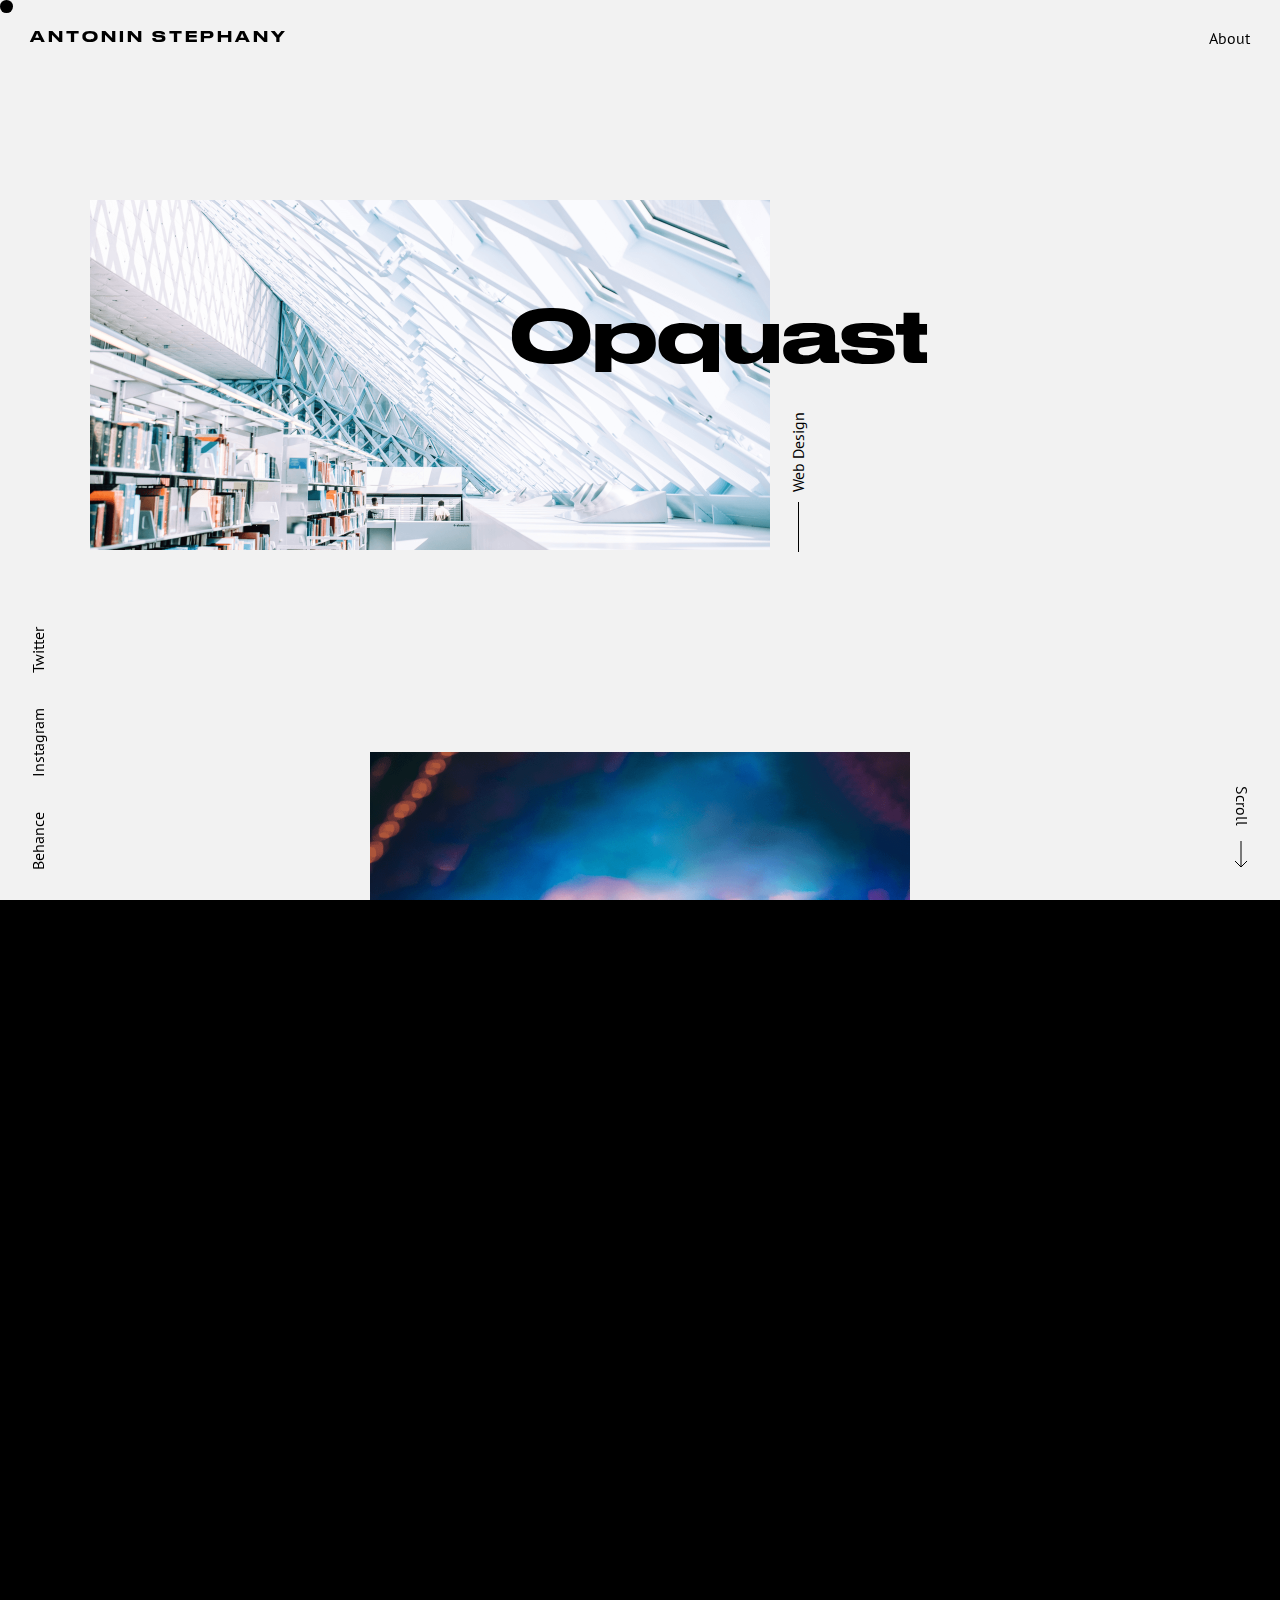
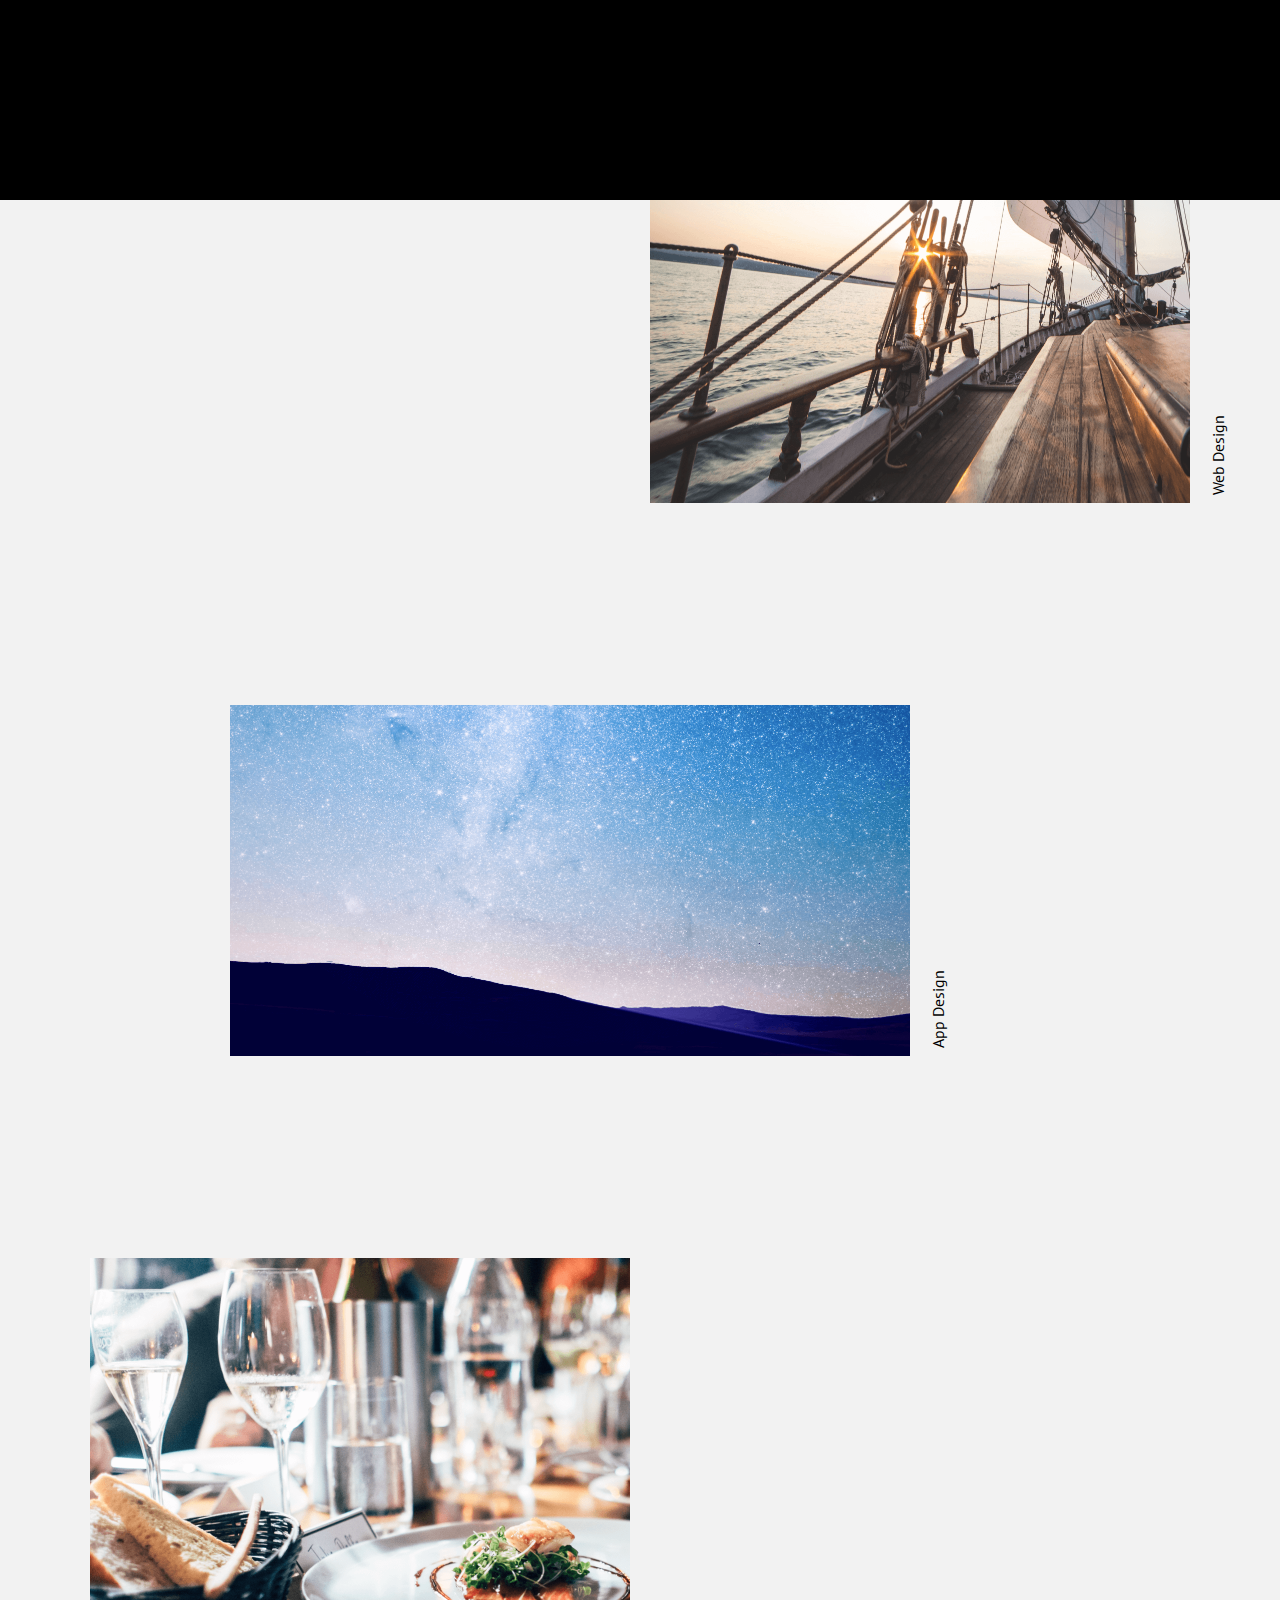
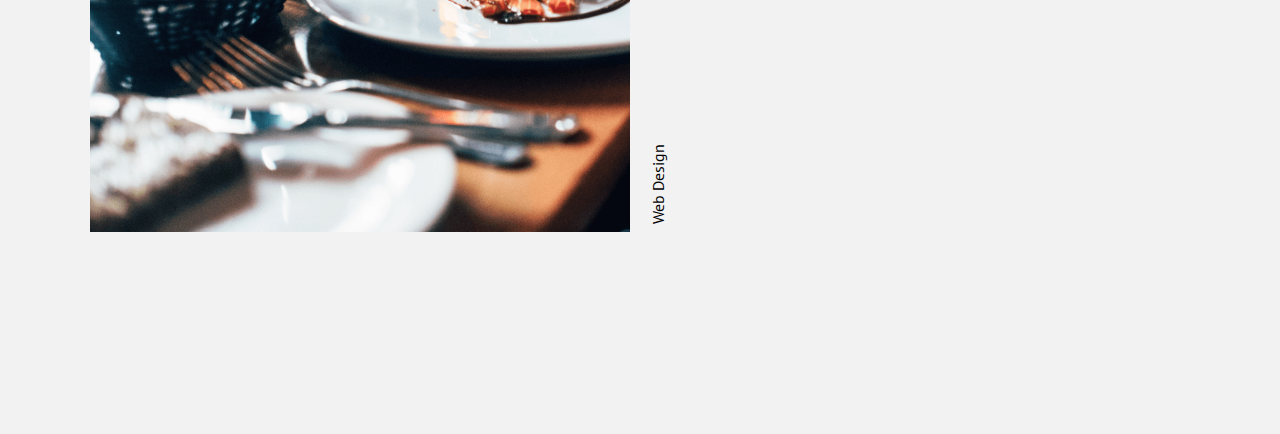
<file: index.html>
<!DOCTYPE html>
    <head>
        <meta charset="utf-8">
        <meta http-equiv="X-UA-Compatible" content="IE=edge,chrome=1">
        <title>Antonin Stephany - Graphiste Webdesigner</title>
        <meta name="description" content="">
        <meta name="viewport" content="width=device-width, initial-scale=1">
        <link href="https://fonts.googleapis.com/css?family=PT+Sans:400,700" rel="stylesheet">
        <link rel="stylesheet" href="css/reset.css">
        <link rel="stylesheet" href="css/main.css">
    </head>
    <body>
      <section class="animation-onload is-active">  
      </section>
      <section class="menu">
        <h1>Antonin Stephany</h1>
        <a href="about.html">About</a>
        <ul class="list-social">
          <li><a href="https://www.behance.net/AntoninS" target="_blank">Behance</a></li>
          <li><a href="https://www.instagram.com/atn_sty/" target="_blank">Instagram</a></li>
          <li><a href="https://twitter.com/AmaKharzam" target="_blank">Twitter</a></li>
        </ul>
        <div class="scroll"><span>Scroll</span><img src="img/icons/arrow.svg"></div>
      </section>
      <main>
          <div class="container-anim-loop first-container-loop">
            <div class="text-outline-container">
              <p class="text-outline">Opquast&nbsp;</p><p class="text-outline">Opquast&nbsp;</p><p class="text-outline">Opquast&nbsp;</p><p class="text-outline">Opquast&nbsp;</p><p class="text-outline">Opquast&nbsp;</p><p class="text-outline">Opquast&nbsp;</p><p class="text-outline">Opquast&nbsp;</p><p class="text-outline">Opquast&nbsp;</p><p class="text-outline">Opquast&nbsp;</p><p class="text-outline">Opquast&nbsp;</p><p class="text-outline">Opquast&nbsp;</p><p class="text-outline">Opquast&nbsp;</p><p class="text-outline">Opquast&nbsp;</p><p class="text-outline">Opquast&nbsp;</p>
            </div> 
          </div>
          <a class="h2-lien1" href="project1.html">
            <div class="container"><h2>Opquast</h2></div>
          </a>
          <div class="type-p p1">
            <div class="line"></div>
            <span>Web Design</span>
          </div>
          <a class="img-lien1 img-home" href="project1.html">
            <img src="img/projects/1.png">
          </a>
          <div class="container-anim-loop second-container-loop">
            <div class="text-outline-container">
              <p class="text-outline">Radiolitics&nbsp;</p><p class="text-outline">Radiolitics&nbsp;</p><p class="text-outline">Radiolitics&nbsp;</p><p class="text-outline">Radiolitics&nbsp;</p><p class="text-outline">Radiolitics&nbsp;</p><p class="text-outline">Radiolitics&nbsp;</p><p class="text-outline">Radiolitics&nbsp;</p><p class="text-outline">Radiolitics&nbsp;</p><p class="text-outline">Radiolitics&nbsp;</p><p class="text-outline">Radiolitics&nbsp;</p><p class="text-outline">Radiolitics&nbsp;</p>
            </div> 
          </div>
          <a class="h2-lien2" href="project2.html">
            <div class="container"><h2>Radiolitics</h2></div>
          </a>
          <div class="type-p p2">
            <div class="line"></div>
            <span>App Design</span>
          </div>
          <a class="img-lien2 img-home" href="project2.html">
            <img src="img/projects/2.png">
          </a>
          <div class="container-anim-loop third-container-loop">
            <div class="text-outline-container">
              <p class="text-outline">Lagoon&nbsp;Inside&nbsp;</p><p class="text-outline">Lagoon&nbsp;Inside&nbsp;</p><p class="text-outline">Lagoon&nbsp;Inside&nbsp;</p><p class="text-outline">Lagoon&nbsp;Inside&nbsp;</p><p class="text-outline">Lagoon&nbsp;Inside&nbsp;</p><p class="text-outline">Lagoon&nbsp;Inside&nbsp;</p><p class="text-outline">Lagoon&nbsp;Inside&nbsp;</p><p class="text-outline">Lagoon&nbsp;Inside&nbsp;</p><p class="text-outline">Lagoon&nbsp;Inside&nbsp;</p>
            </div> 
          </div>
          <a class="h2-lien3" href="project3.html">
            <div class="container"><h2>Lagoon Inside</h2></div>
          </a>
          <div class="type-p p3">
            <div class="line"></div>
            <span>Web Design</span>
          </div>
          <a class="img-lien3 img-home" href="project3.html">
            <img src="img/projects/3.png">
          </a>
          <div class="container-anim-loop fourth-container-loop">
            <div class="text-outline-container">
              <p class="text-outline">Plome&nbsp;</p><p class="text-outline">Plome&nbsp;</p><p class="text-outline">Plome&nbsp;</p><p class="text-outline">Plome&nbsp;</p><p class="text-outline">Plome&nbsp;</p><p class="text-outline">Plome&nbsp;</p><p class="text-outline">Plome&nbsp;</p><p class="text-outline">Plome&nbsp;</p><p class="text-outline">Plome&nbsp;</p><p class="text-outline">Plome&nbsp;</p><p class="text-outline">Plome&nbsp;</p><p class="text-outline">Plome&nbsp;</p><p class="text-outline">Plome&nbsp;</p><p class="text-outline">Plome&nbsp;</p><p class="text-outline">Plome&nbsp;</p><p class="text-outline">Plome&nbsp;</p><p class="text-outline">Plome&nbsp;</p>
            </div> 
          </div>
          <a class="h2-lien4" href="project4.html">
            <div class="container"><h2>Plome</h2></div>
          </a>
          <div class="type-p p4">
            <div class="line"></div>
            <span>App Design</span>
          </div>
          <a class="img-lien4 img-home" href="project4.html">
            <img src="img/projects/4.png">
          </a>
          <div class="container-anim-loop fifth-container-loop">
            <div class="text-outline-container">
              <p class="text-outline">Les&nbsp;petits&nbsp;Chartrons&nbsp;</p><p class="text-outline">Les&nbsp;petits&nbsp;Chartrons&nbsp;</p><p class="text-outline">Les&nbsp;petits&nbsp;Chartrons&nbsp;</p><p class="text-outline">Les&nbsp;petits&nbsp;Chartrons&nbsp;</p><p class="text-outline">Les&nbsp;petits&nbsp;Chartrons&nbsp;</p><p class="text-outline">Les&nbsp;petits&nbsp;Chartrons&nbsp;</p>
            </div> 
          </div>
          <a class="h2-lien5" href="project5.html">
            <div class="container"><h2>Les&nbsp;petits Chartrons</h2></div>
          </a>
          <div class="type-p p5">
            <div class="line"></div>
            <span>Web Design</span>
          </div>
          <a class="img-lien5 img-home" href="project5.html">
            <img src="img/projects/5.png">
          </a>
      </main>
      <div class="cursor"></div>
      <script src="js/onload.js"></script>
      <script src="js/mouse.js"></script>
      <script src="js/script.js"></script>
    </body>
    </html>
</file>
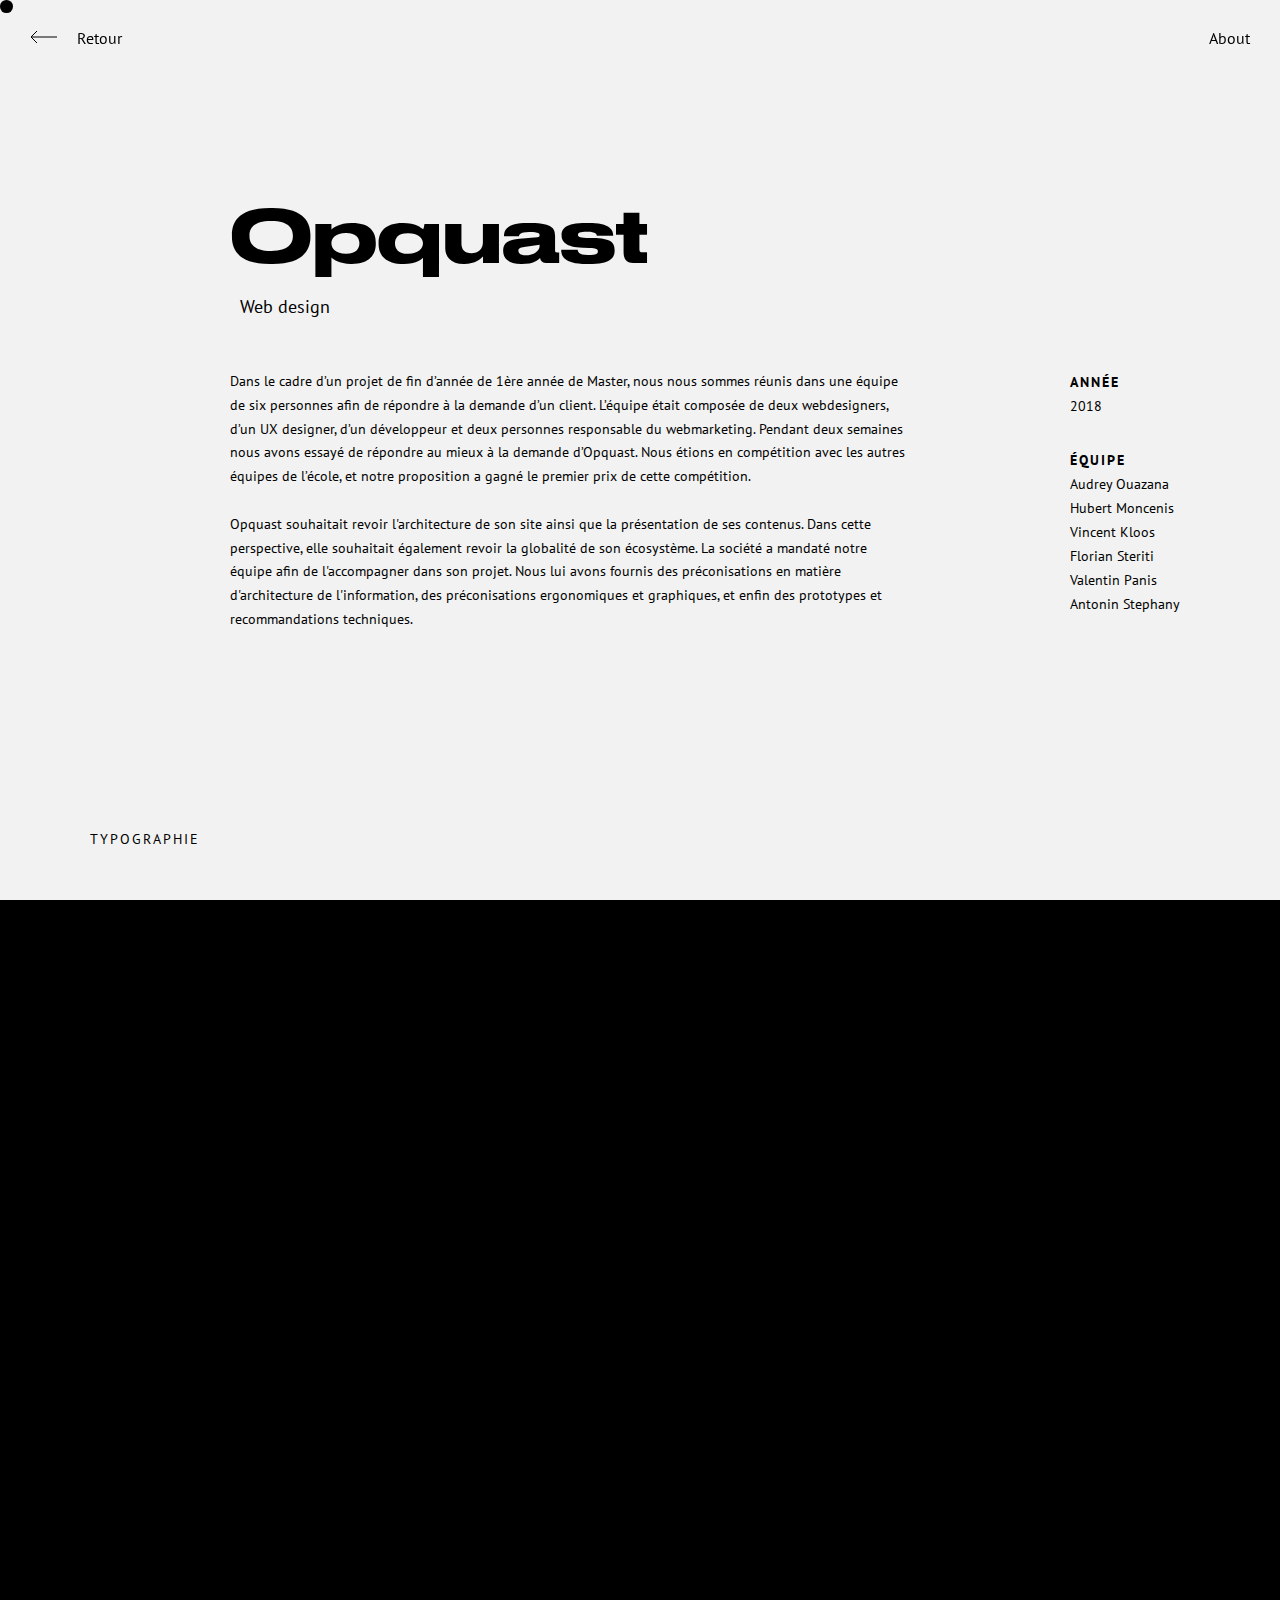
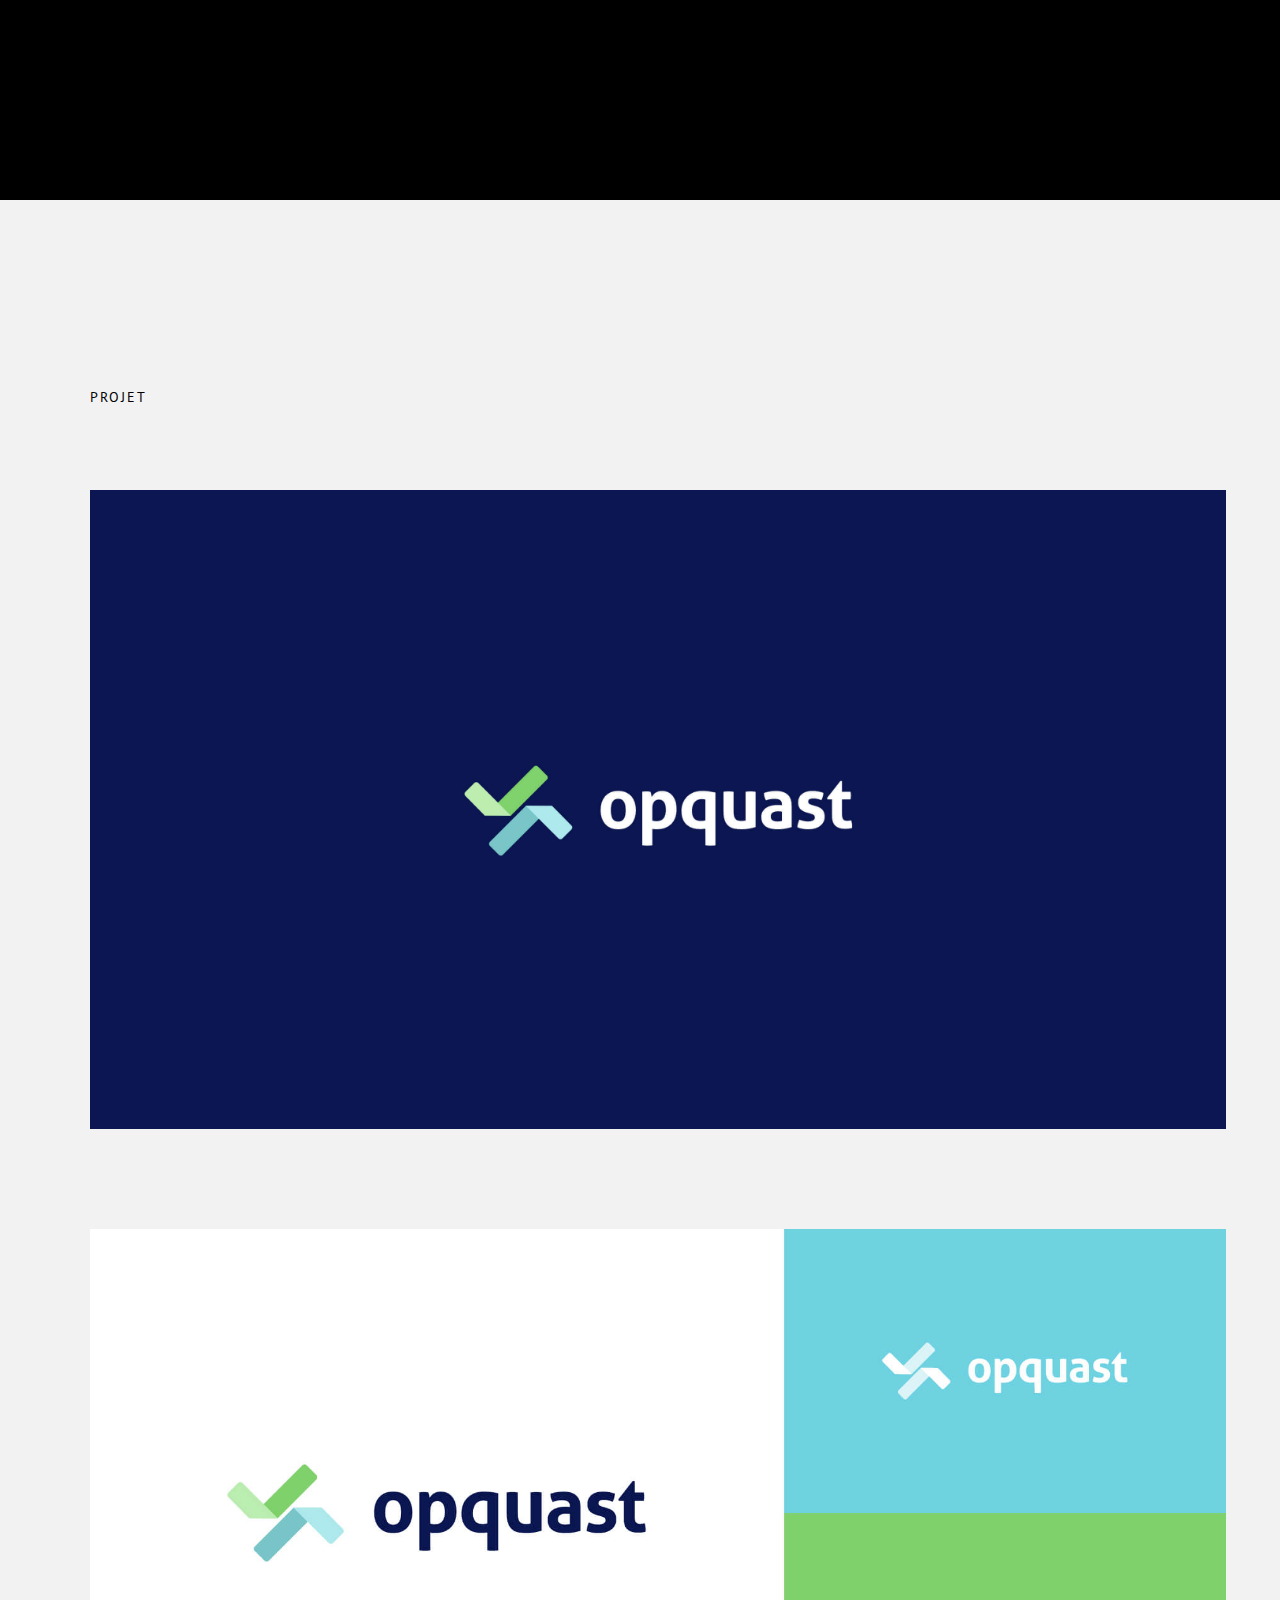
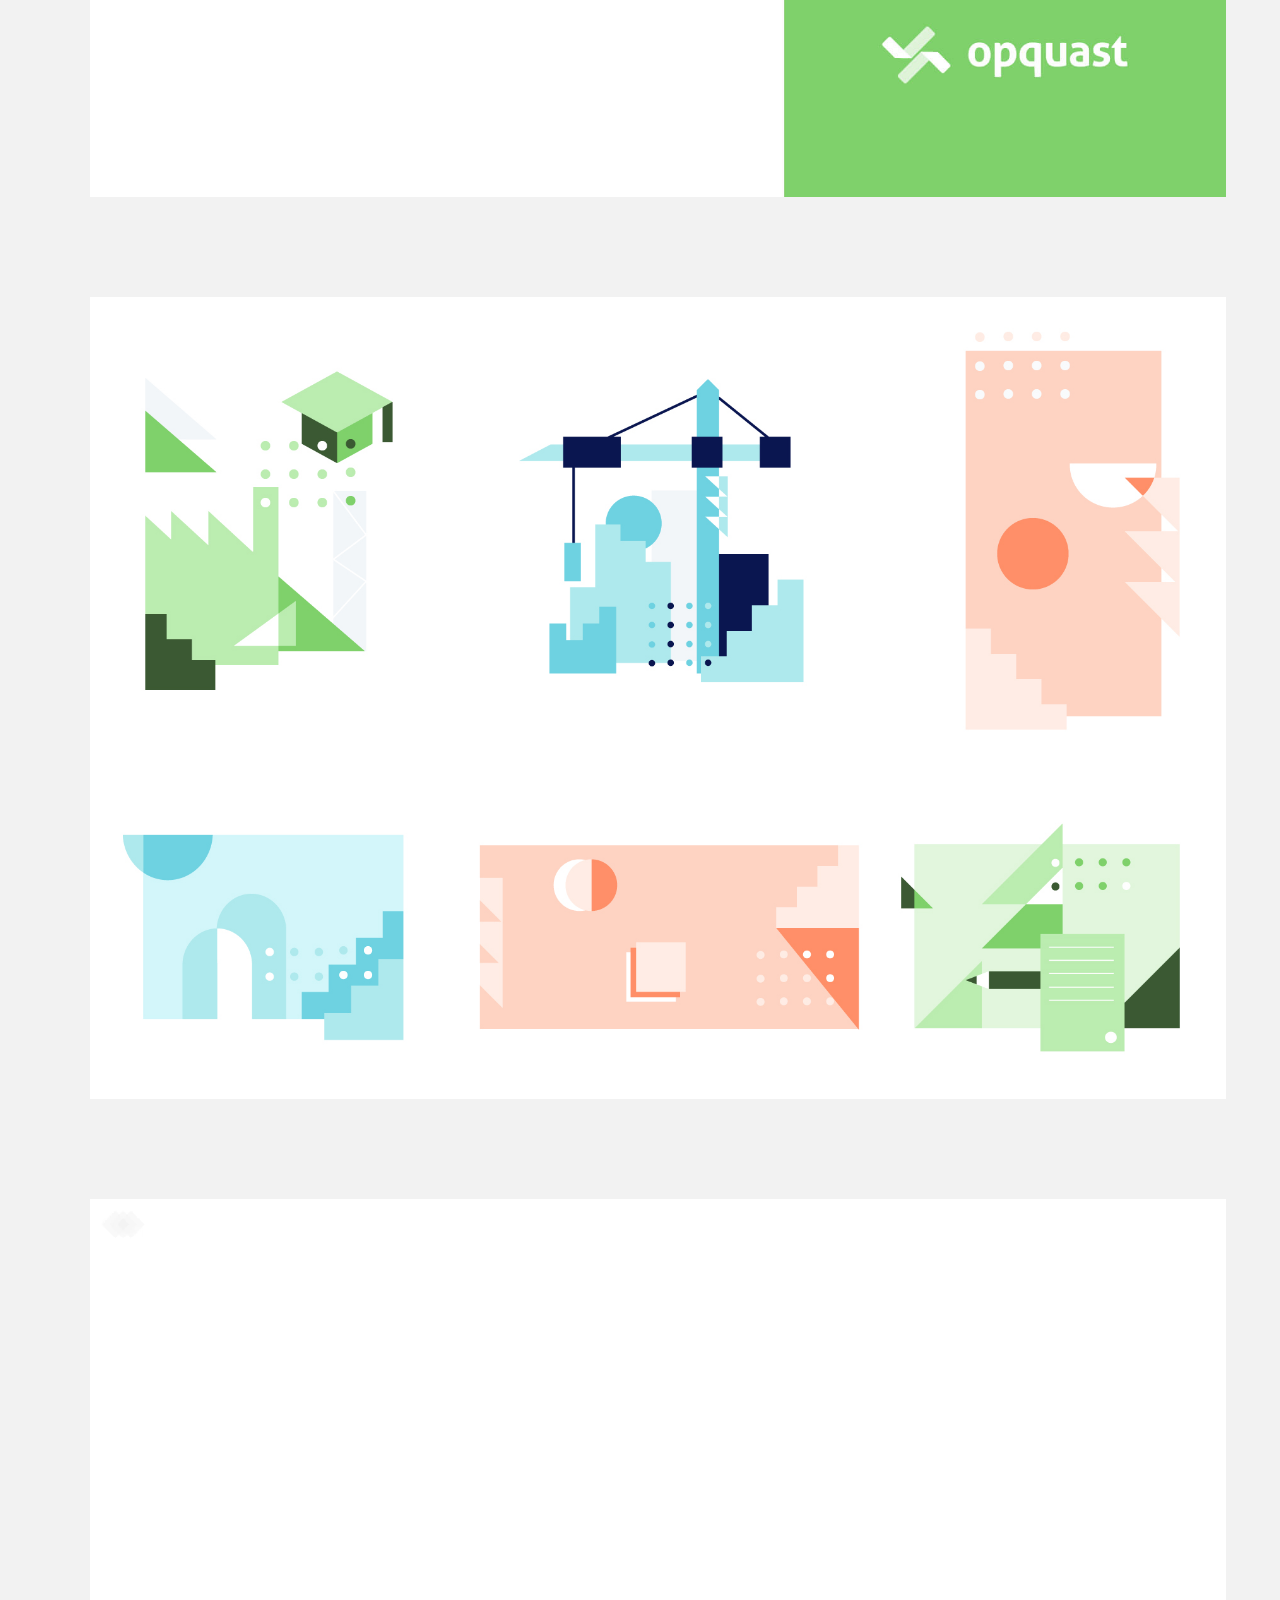
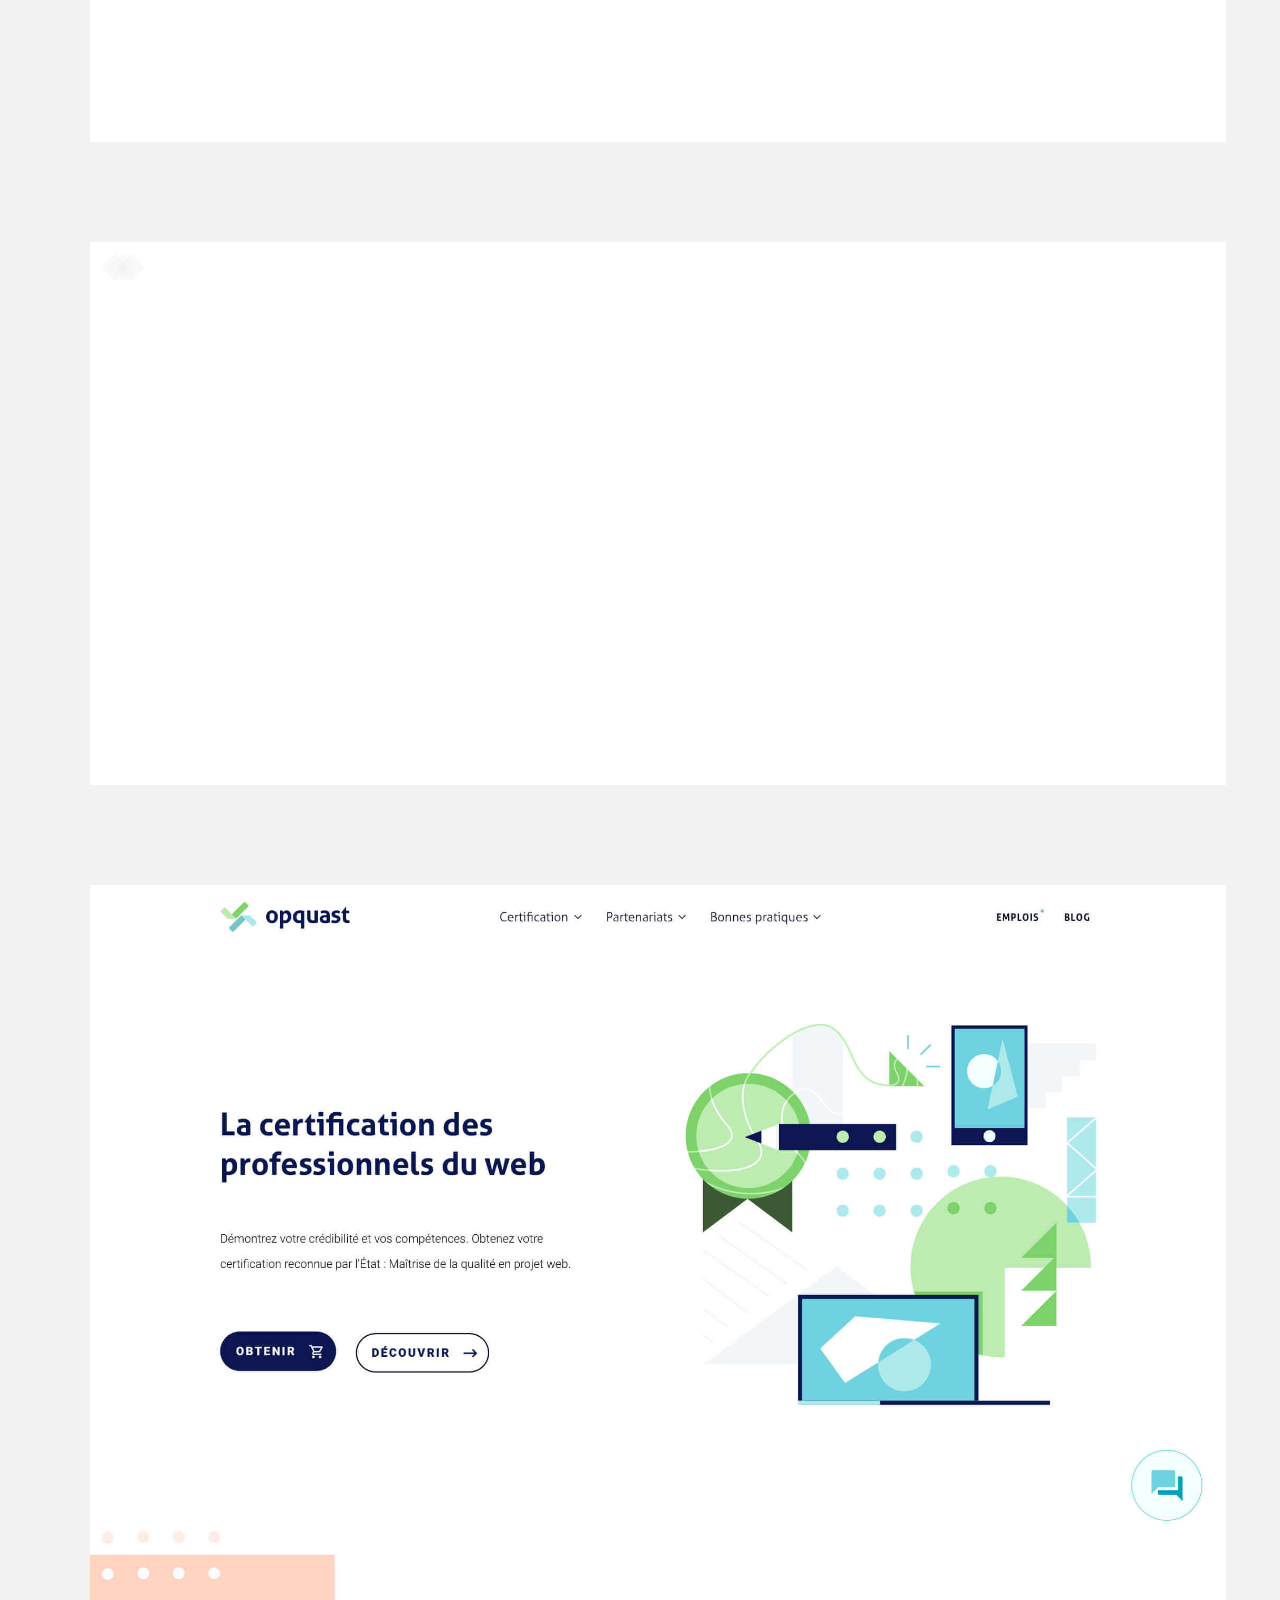
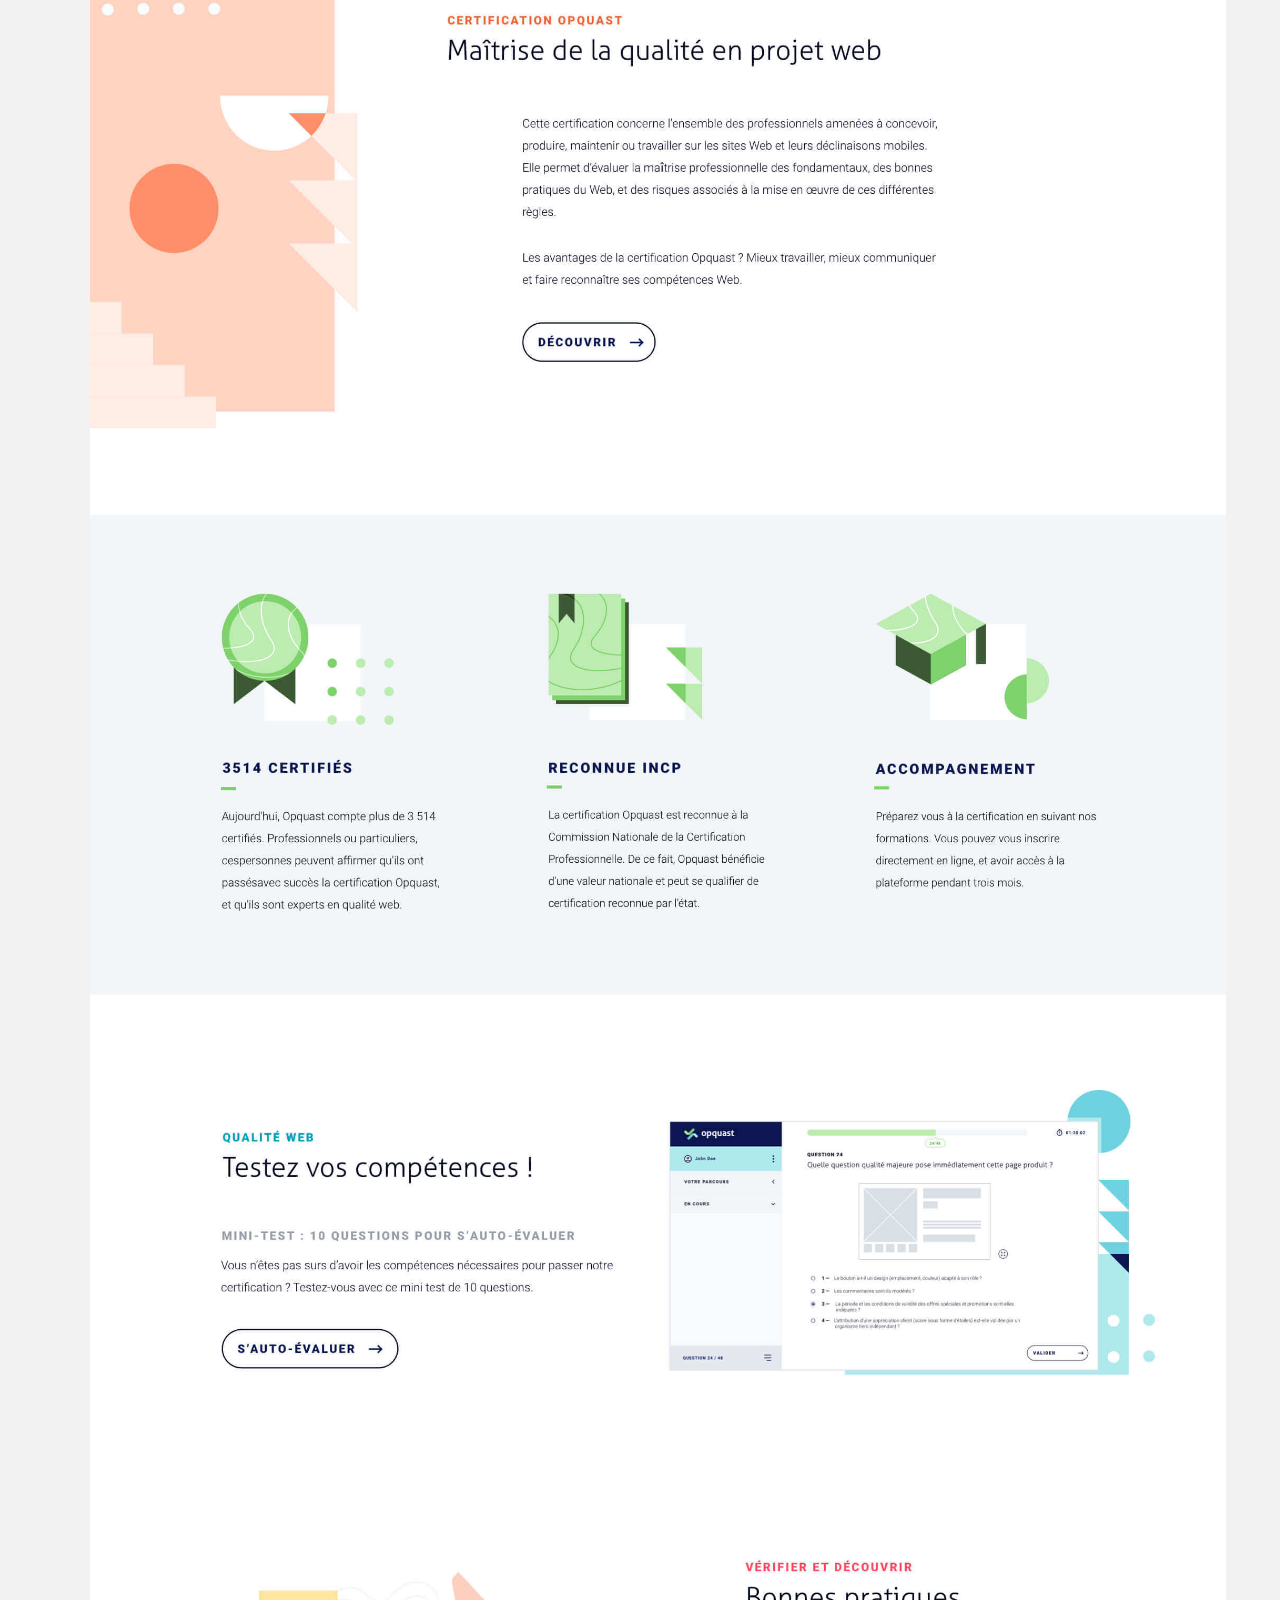
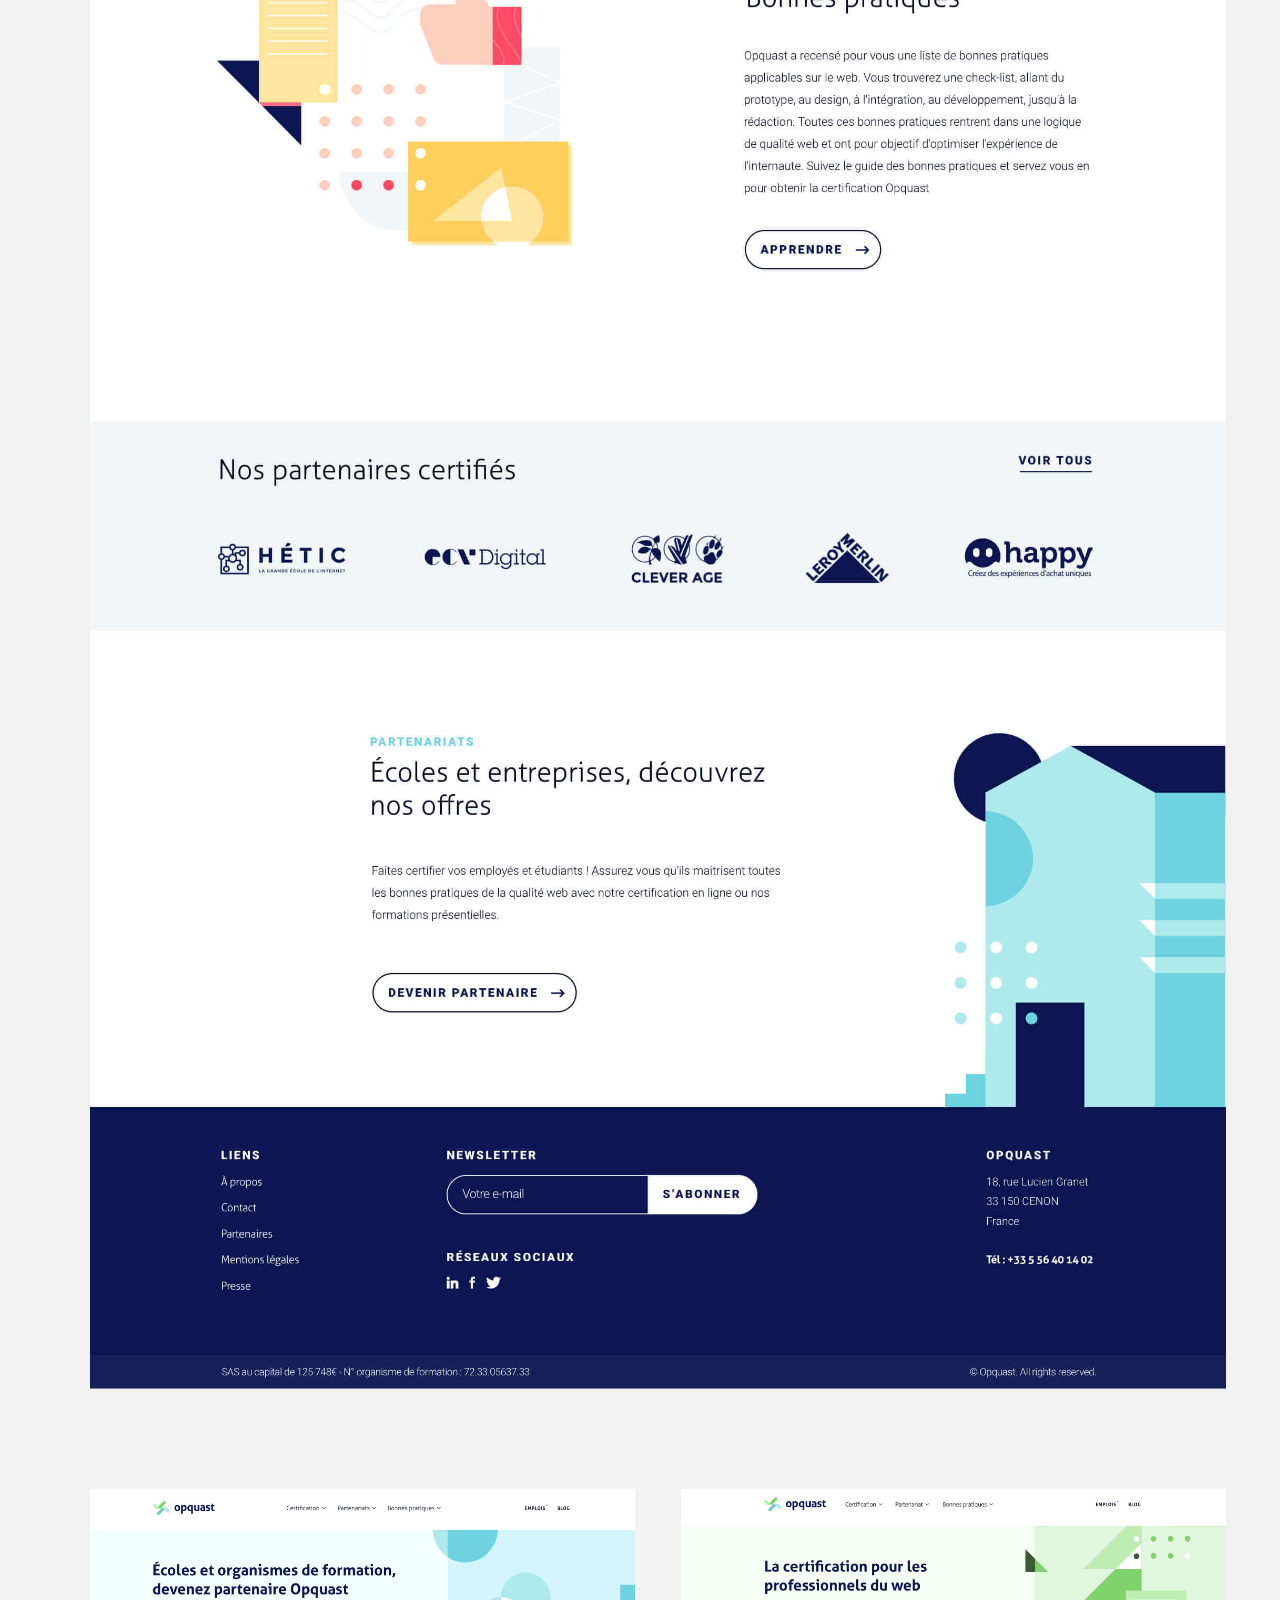
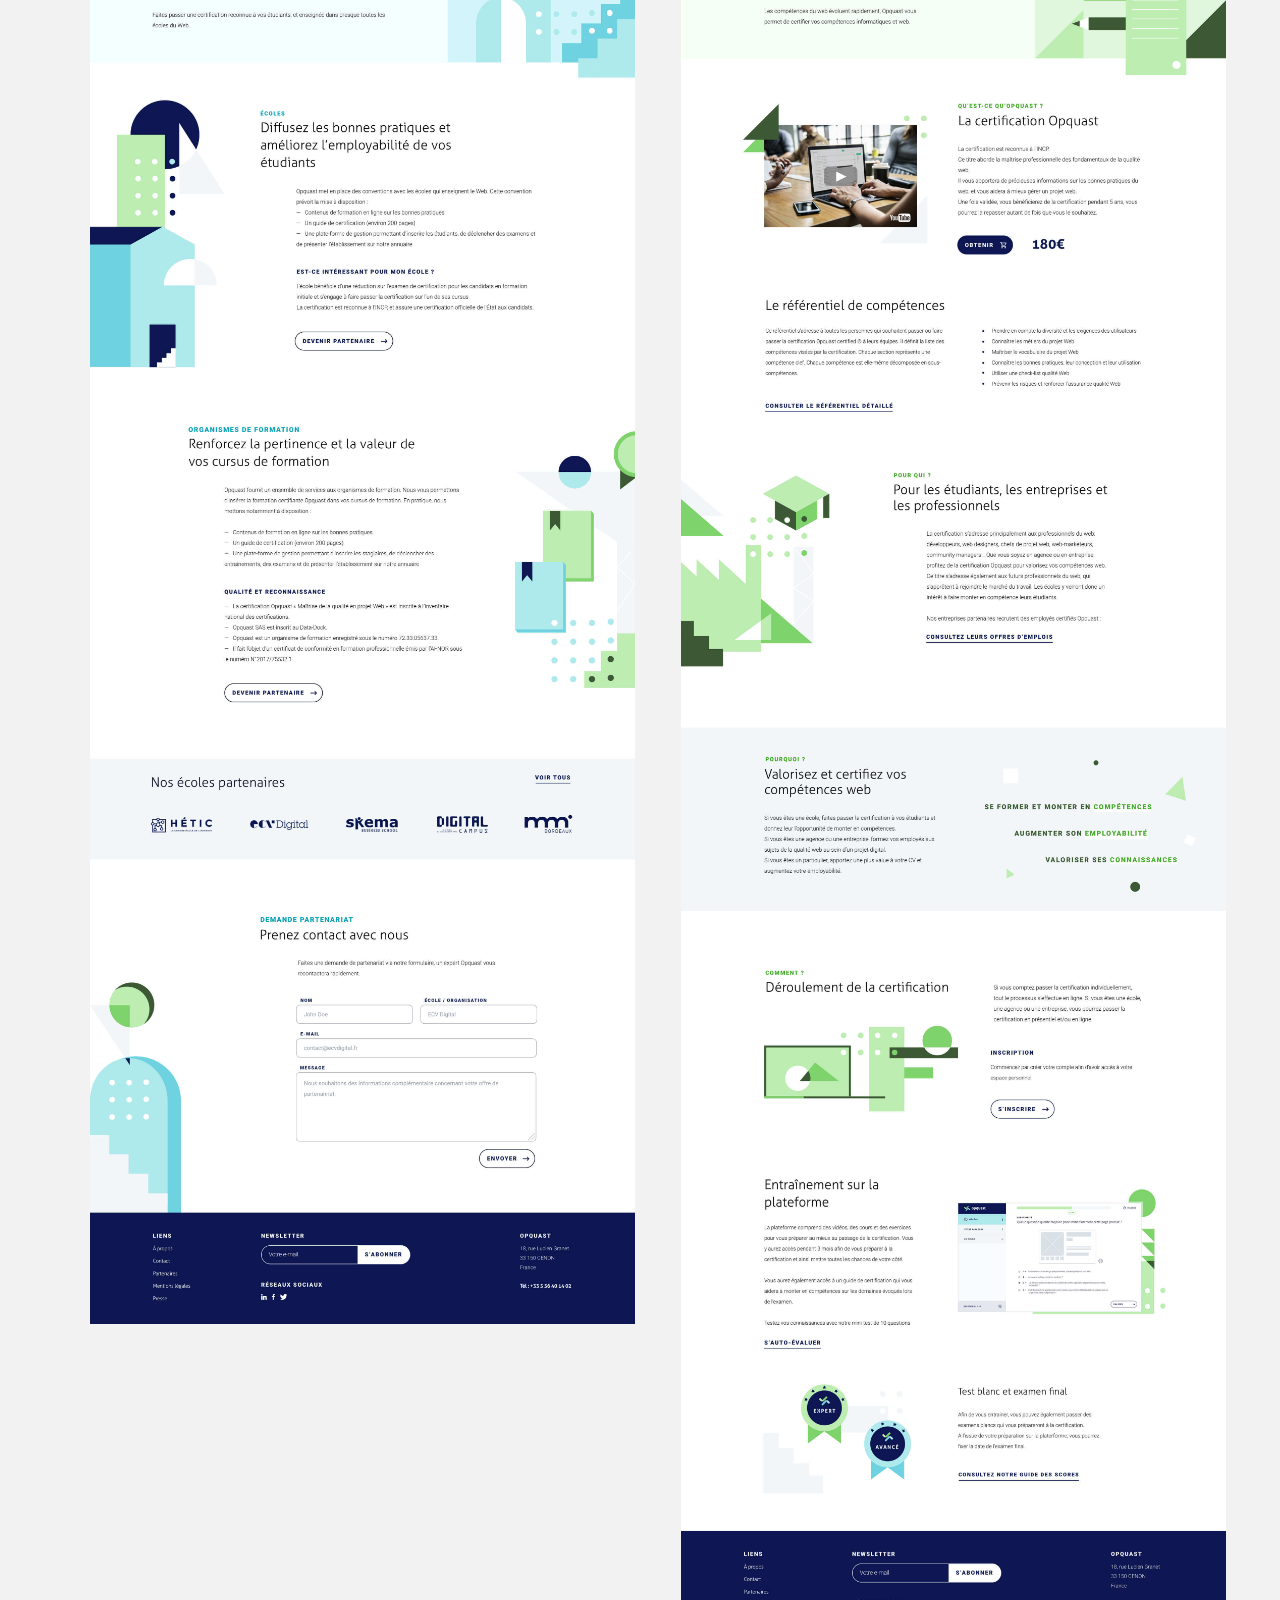
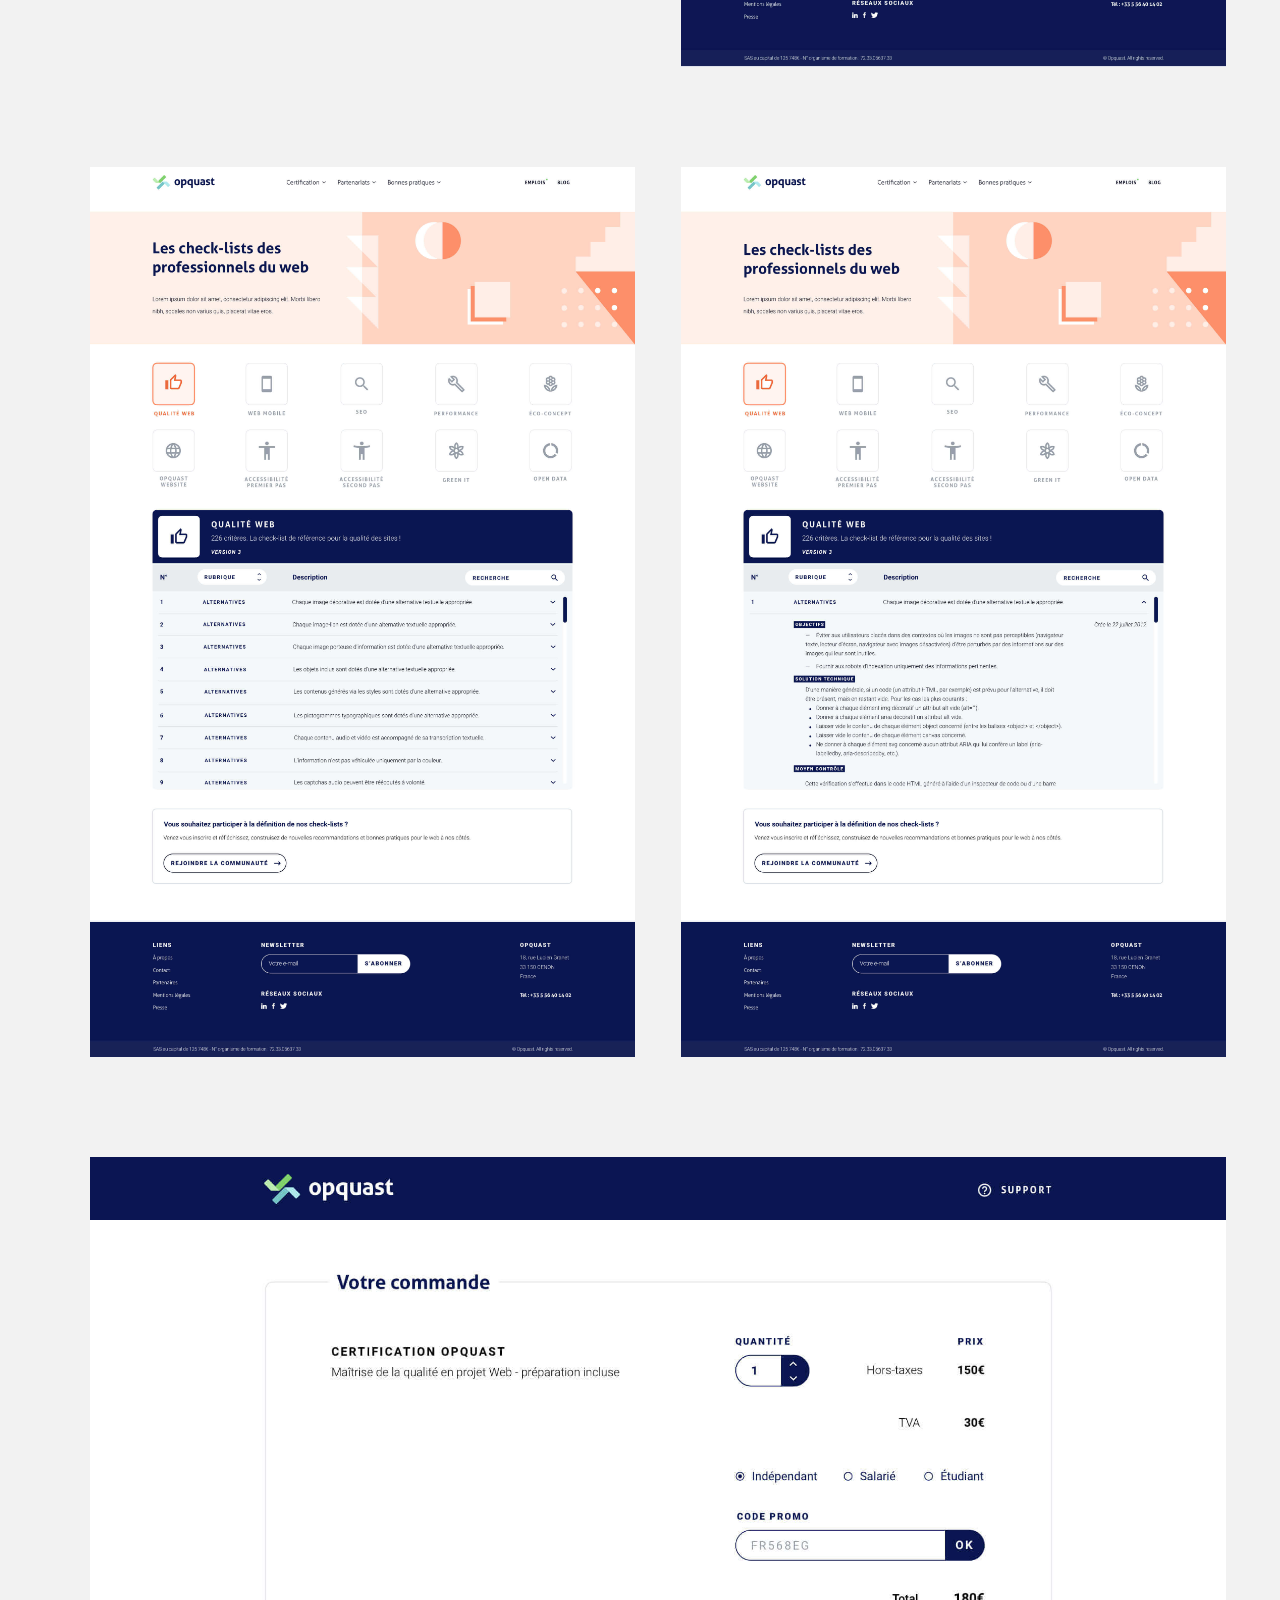
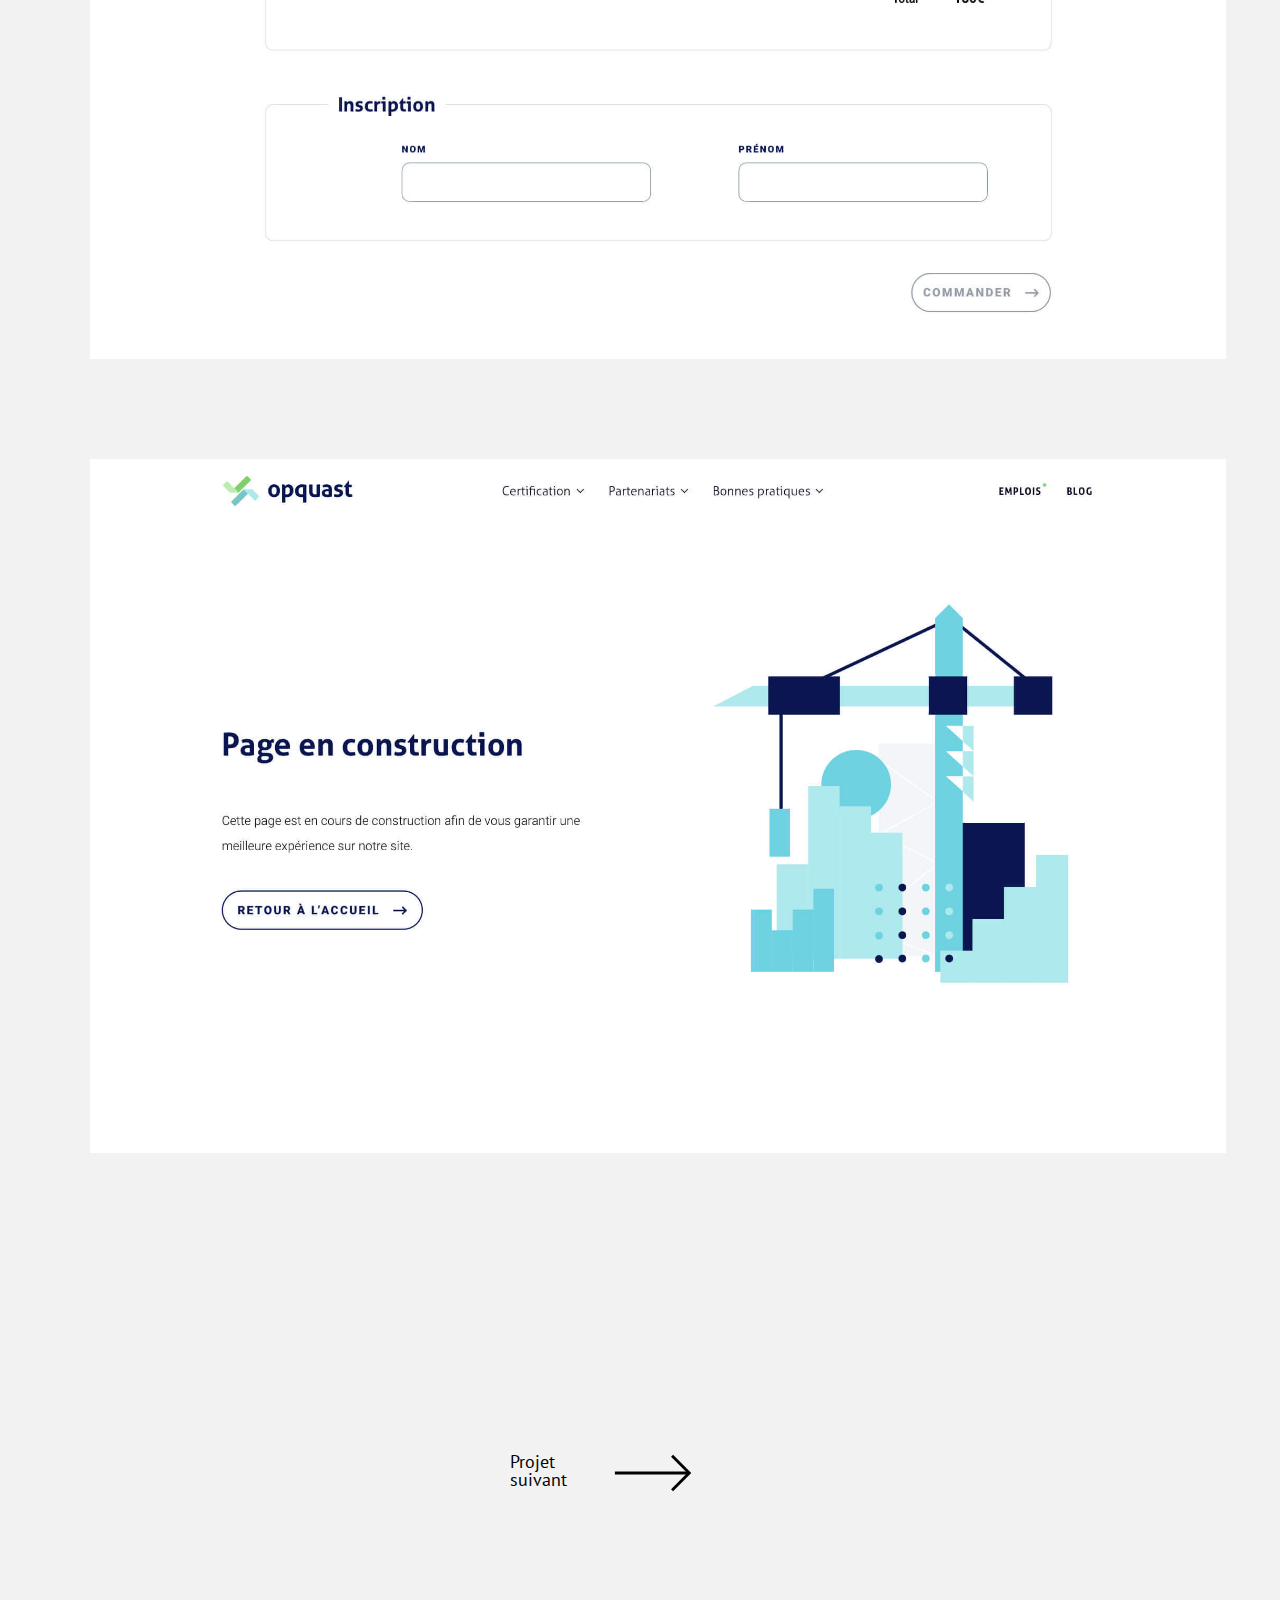
<file: project1.html>
<!DOCTYPE html>
    <head>
        <meta charset="utf-8">
        <meta http-equiv="X-UA-Compatible" content="IE=edge,chrome=1">
        <title>Antonin Stephany - Graphiste Webdesigner</title>
        <meta name="description" content="">
        <meta name=viewport content="width=device-width, initial-scale=1">
        <link href="https://fonts.googleapis.com/css?family=PT+Sans:400,700" rel="stylesheet">
        <link href="https://fonts.googleapis.com/css?family=Roboto:300,900" rel="stylesheet">
        <link rel="stylesheet" href="css/reset.css">
        <link rel="stylesheet" href="css/main.css">
        <link rel="icon" type="image/png" href="img/favicon.png" />
    </head>
    <body>
      <section class="animation-onload is-active">  
      </section>
      <section class="menu">
        <a href="index.html" class="retour"><img src="img/icons/arrow.svg"><span>Retour</span></a>
        <a href="about.html">About</a>
      </section>
      <main class="projects">
          <div class="description">
            <h1>Opquast</h1>
            <div class="attr">
              <div class="line"></div>
              <h3>Web design</h3>
            </div>
          </div>
          <div class="descri-titles">
            <p class="titles-d">Année</p>
            <p>2018</p>
            <p class="titles-d titles-d2">équipe</p>
            <p>Audrey Ouazana<br>Hubert Moncenis<br>Vincent Kloos<br>Florian Steriti<br>Valentin Panis<br>Antonin Stephany</p>
          </div>
          <p class="descri-txt">Dans le cadre d’un projet de fin d’année de 1ère année de Master, nous nous sommes réunis dans une équipe de six personnes afin de répondre à la demande d’un client. L’équipe était composée de deux webdesigners, d’un UX designer, d’un développeur et deux personnes responsable du webmarketing.  Pendant deux semaines nous avons essayé de répondre au mieux à la demande d’Opquast. Nous étions en compétition avec les autres équipes de l’école, et notre proposition a gagné le premier prix de cette compétition.<br><br>Opquast souhaitait revoir l'architecture de son site ainsi que la présentation de ses contenus. Dans cette perspective, elle souhaitait également revoir la globalité de son écosystème.  La société a mandaté notre équipe afin de l'accompagner dans son projet. Nous lui avons fournis des préconisations en matière d'architecture de l'information,  des préconisations ergonomiques et graphiques, et enfin des prototypes et recommandations techniques.</p>
          <h4>Typographie</h4>
          <div class="typo typo-proj1">
            <span>Aller</span>
            <span>light - bold</span>
          </div>
          <div class="carac carac-proj1">
            ABCDEFGHIJKLMNOPQRSTUVWXYZ<br>abcdefghijklmnopqrstuvwxyz<br>0123456789
          </div>
          <div class="typo typo-proj2">
            <span>Roboto</span>
            <span>light - black</span>
          </div>
          <div class="carac carac-proj2">
            ABCDEFGHIJKLMNOPQRSTUVWXYZ<br>abcdefghijklmnopqrstuvwxyz<br>0123456789
          </div>
          <h4>Couleurs</h4>
          <div class="colors colors1">
            <div></div>
            <div></div>
            <div></div>
            <div></div>
            <div></div>
            <div></div>
          </div>
          <h4>Projet</h4>
          <div class="img-projectf">
            <img src="img/project1/logo.jpg">
            <img src="img/project1/logo2.jpg">
            <img src="img/project1/illu.jpg">
            <video autoplay muted loop>
              <source src="img/project1/video-home.mp4" type="video/mp4">
            </video>
            <video autoplay muted loop>
              <source src="img/project1/video-menu.mp4" type="video/mp4">
            </video>
            <img src="img/project1/1.jpg">
            <div class="imgs-m">
              <img class="img-m" src="img/project1/2.jpg">
              <img class="img-m" src="img/project1/3.jpg">
            </div>
            <div class="imgs-m">
              <img class="img-m" src="img/project1/4.jpg">
              <img class="img-m" src="img/project1/5.jpg">
            </div>
            <img src="img/project1/6.jpg">
            <img src="img/project1/7.jpg">
          </div>
          <a href="project2.html" class="next-project">
            <h3>Projet suivant</h3>
            <img src="img/icons/arrow.svg">
          </a>
      </main>
      <div class="cursor"></div>
      <script src="js/onload.js"></script>
      <script src="js/mouse.js"></script>
    </body>
    </html>
</file>
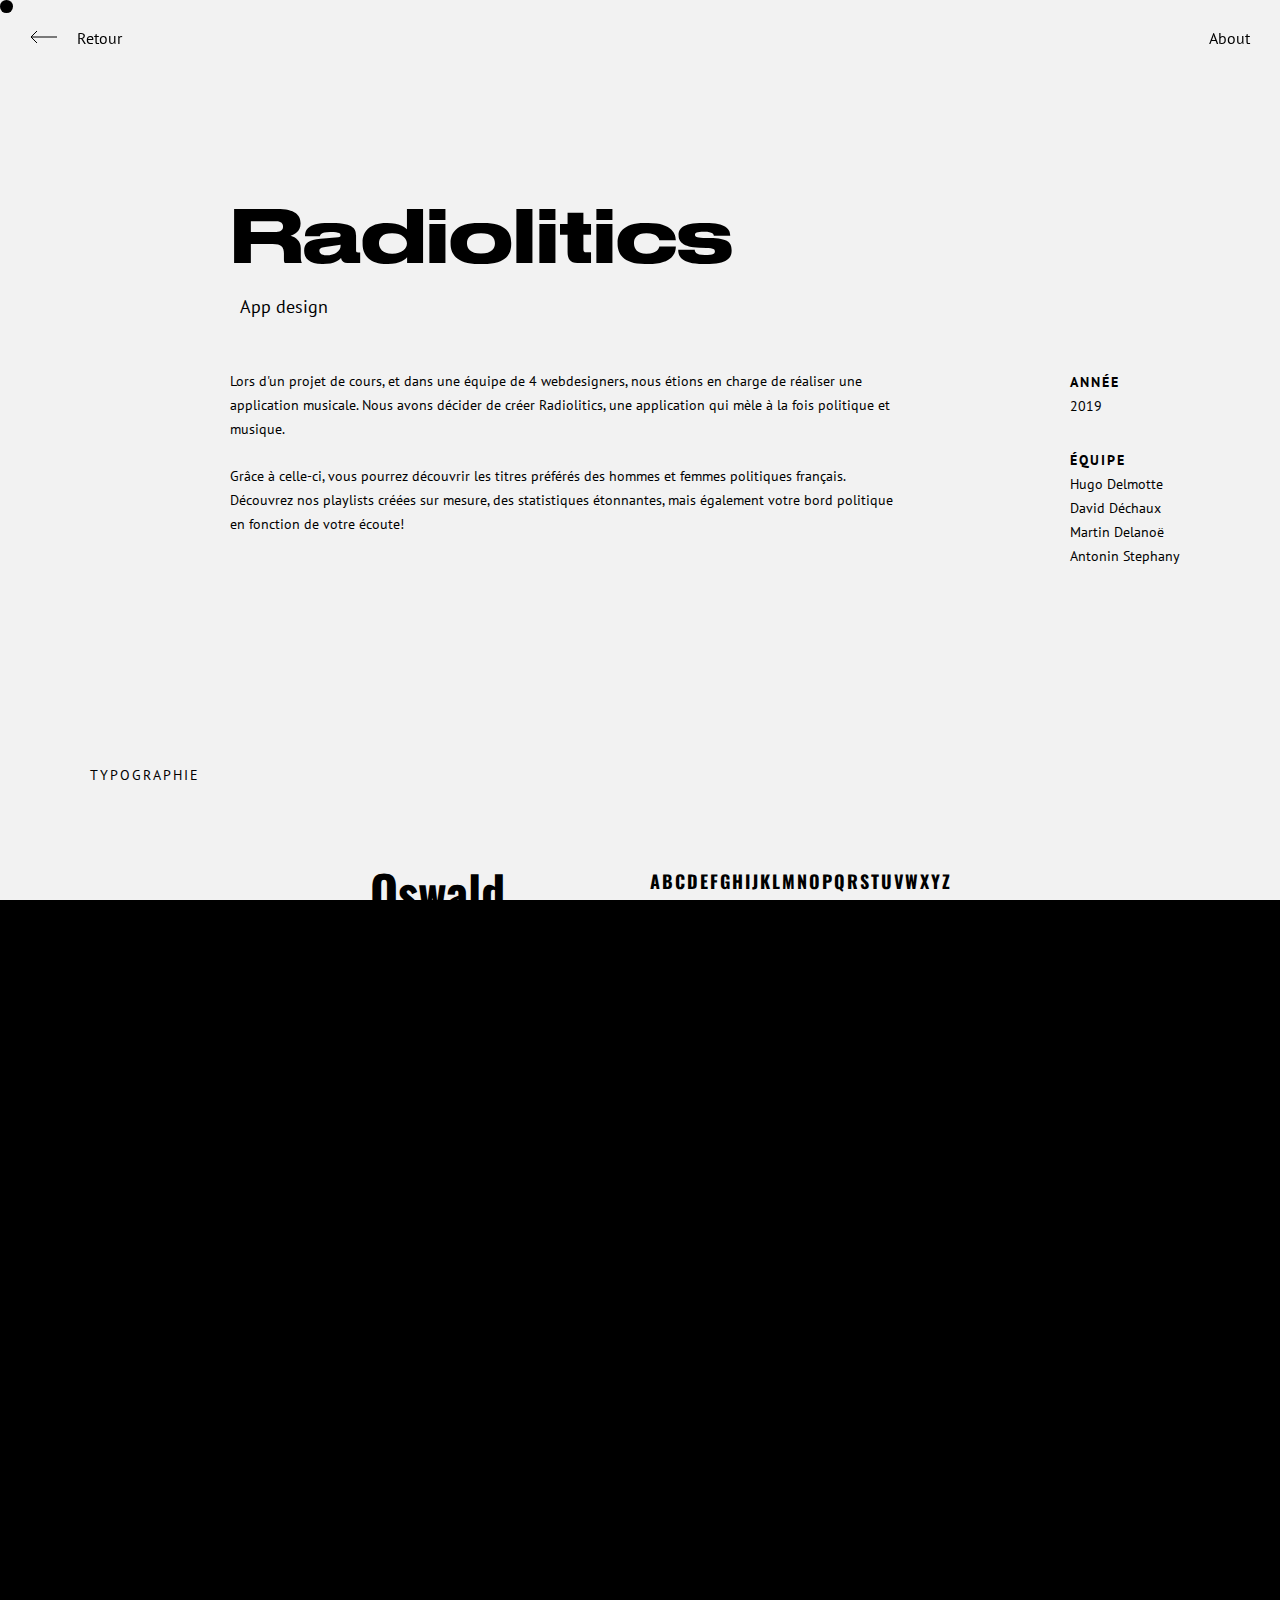
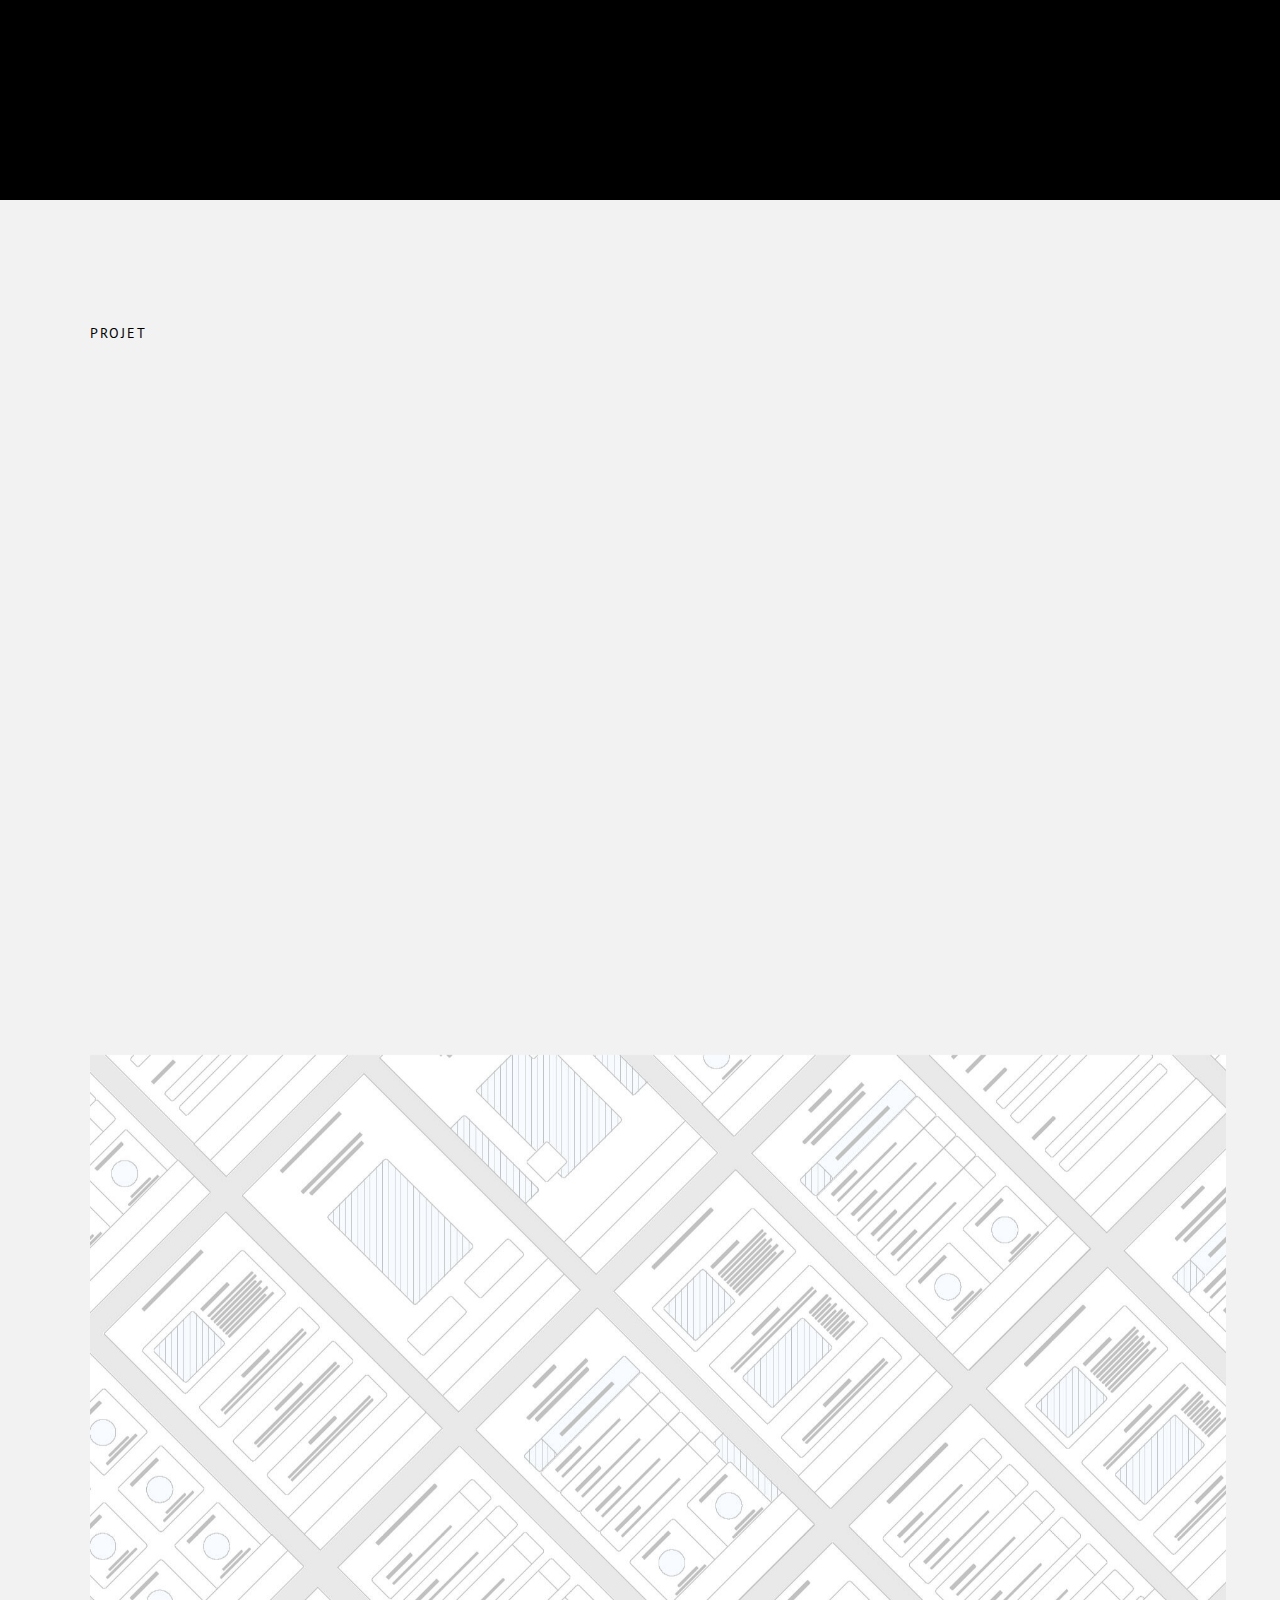
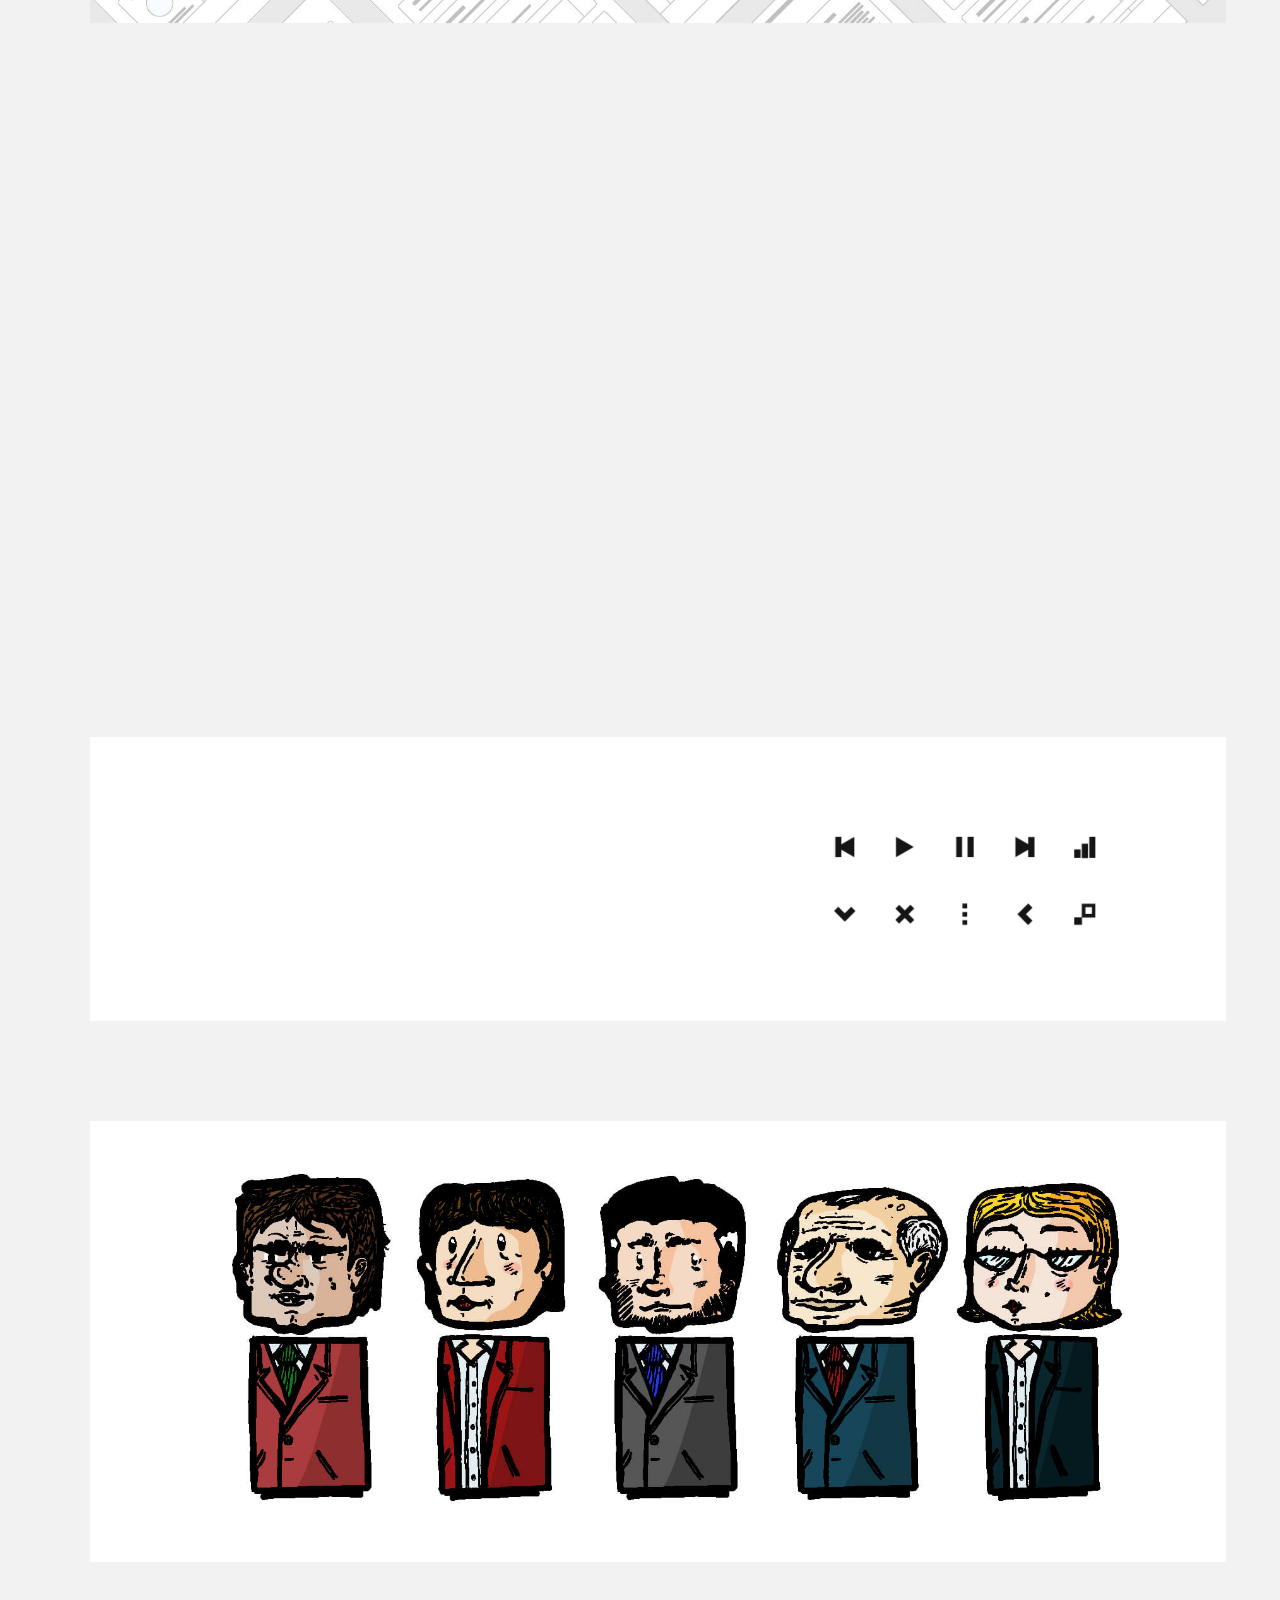
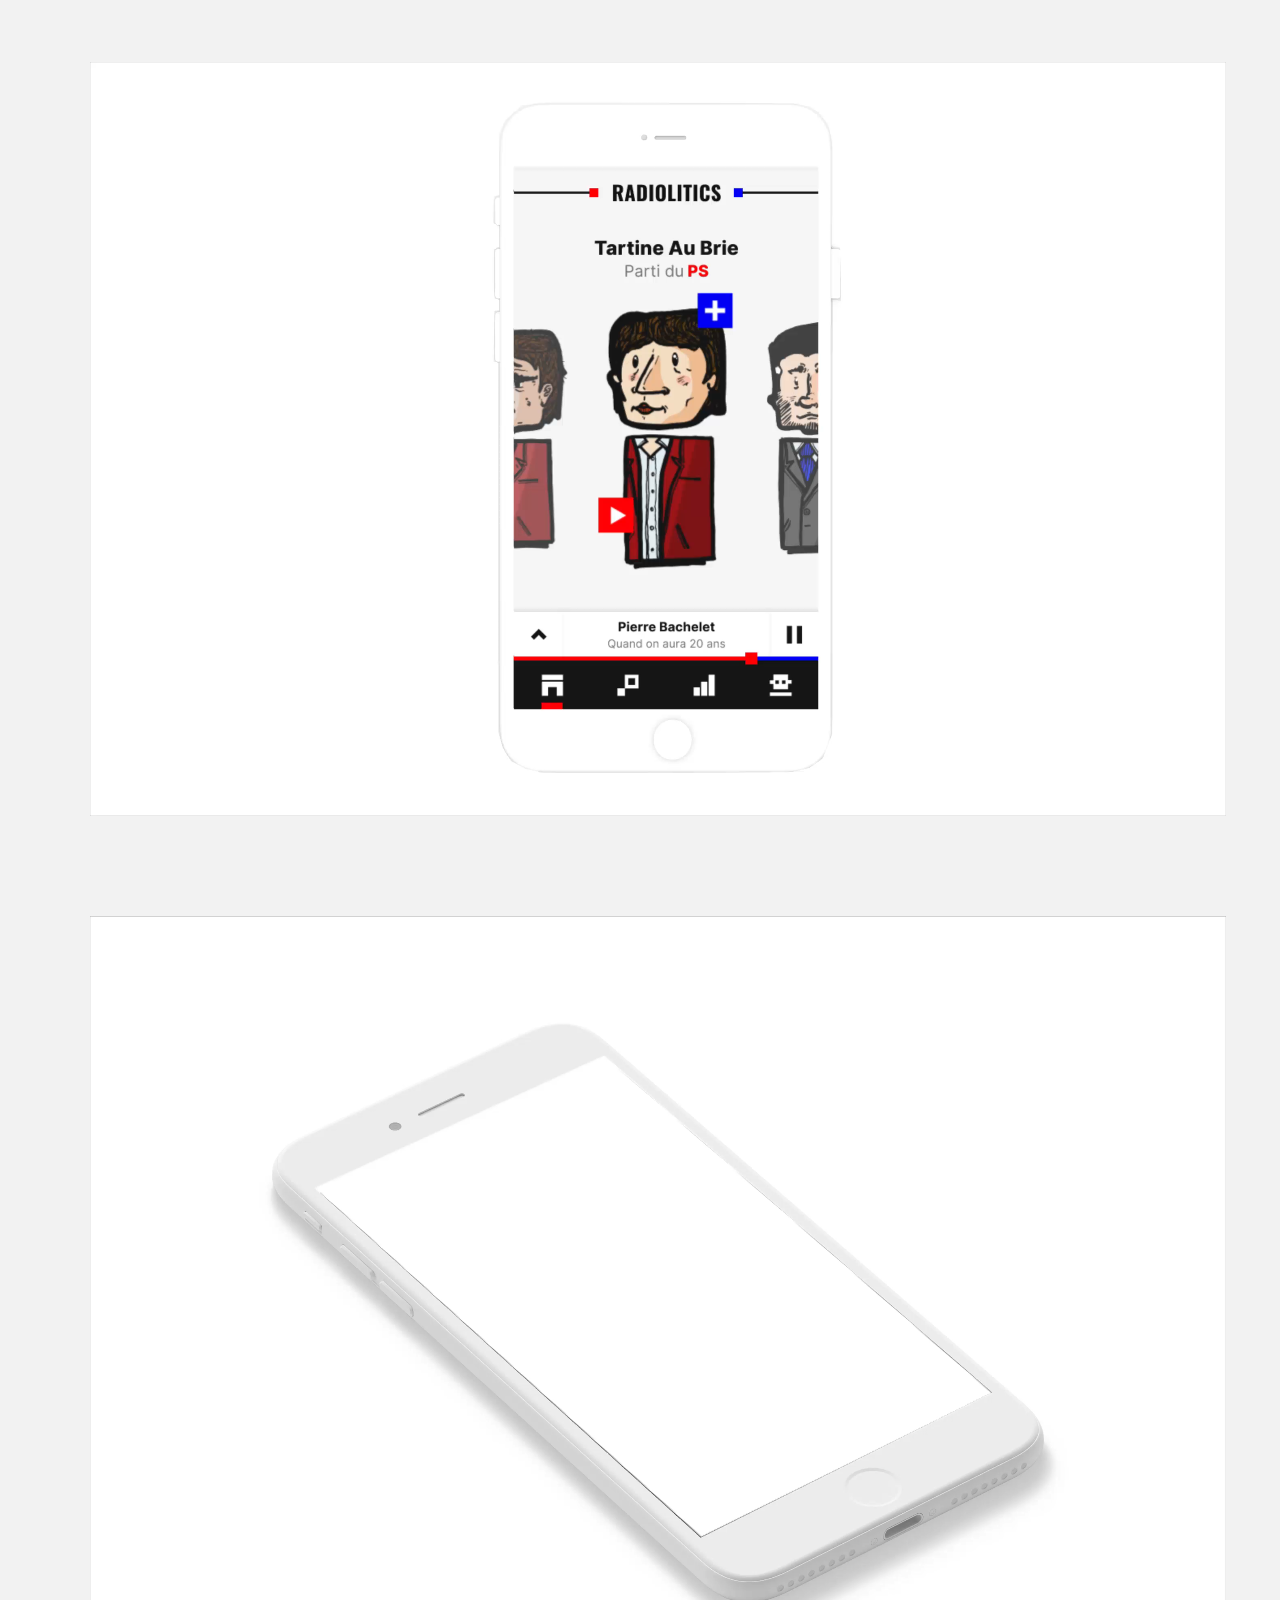
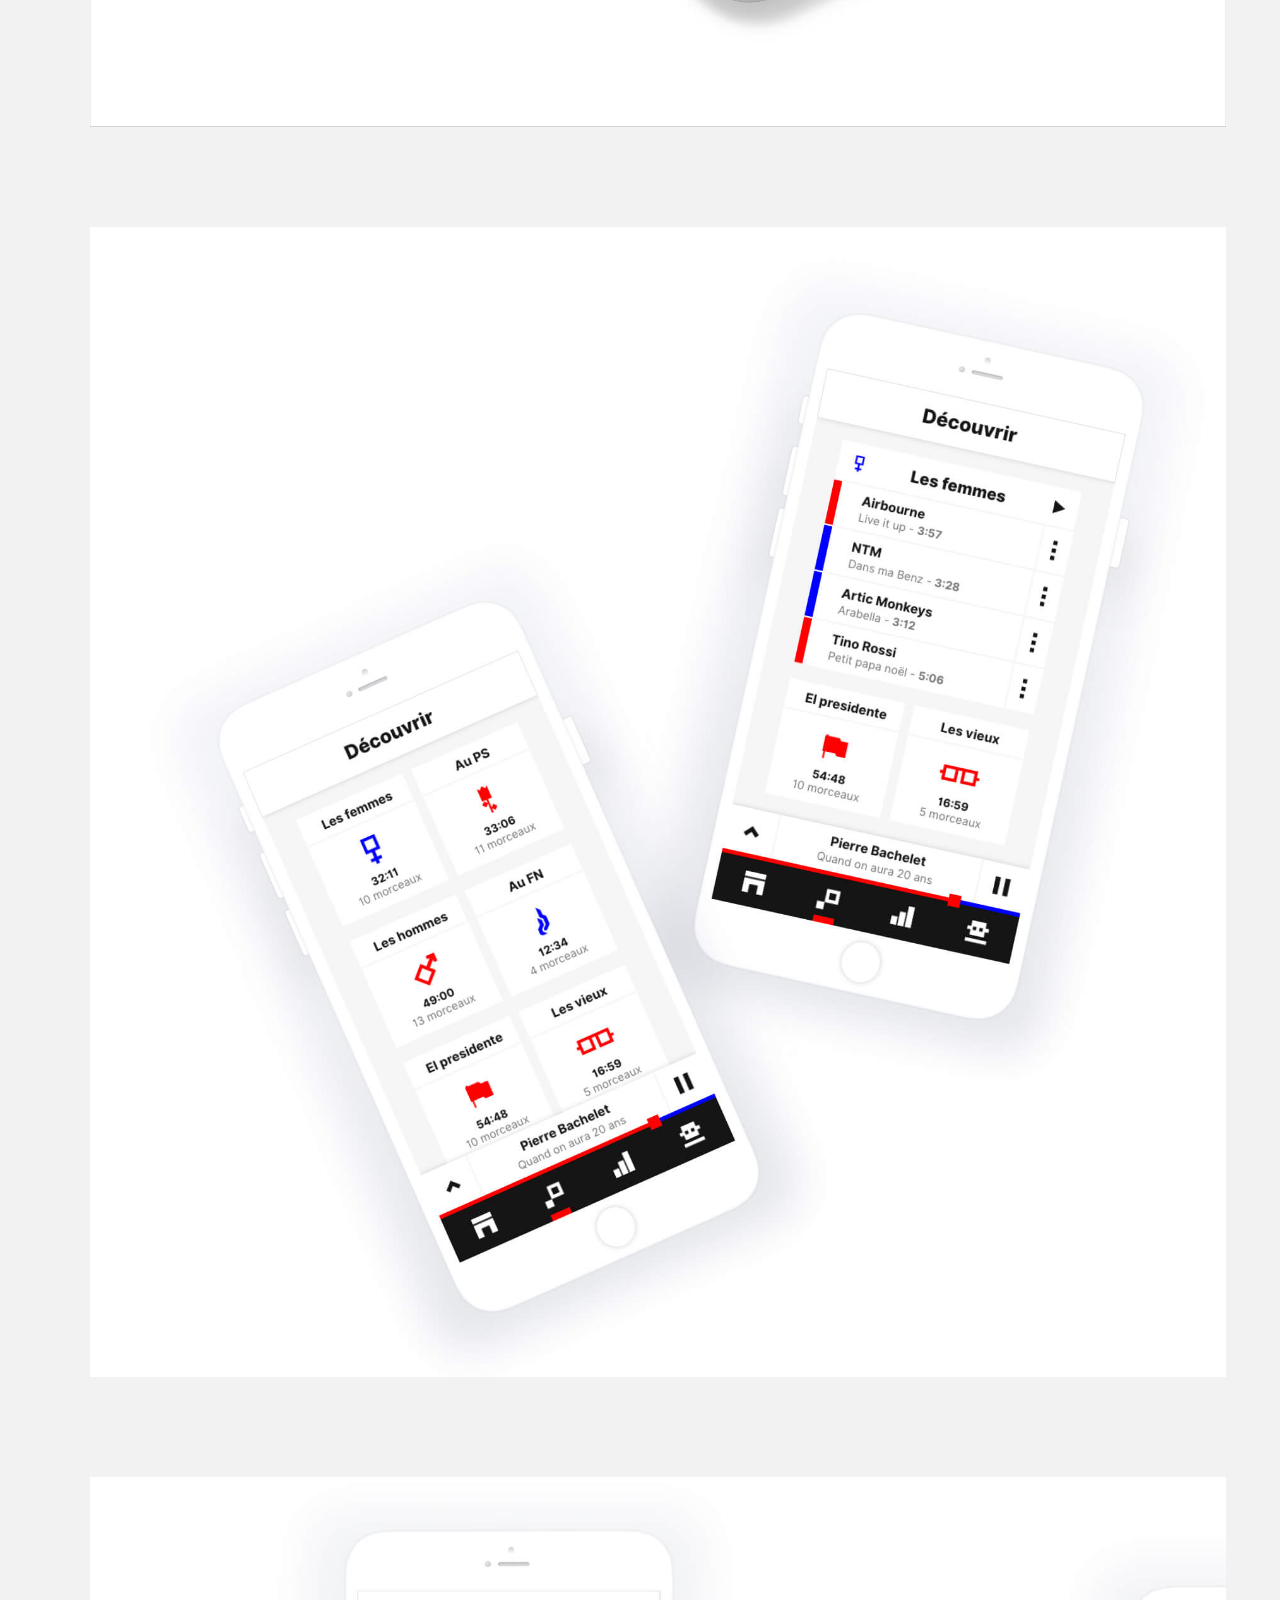
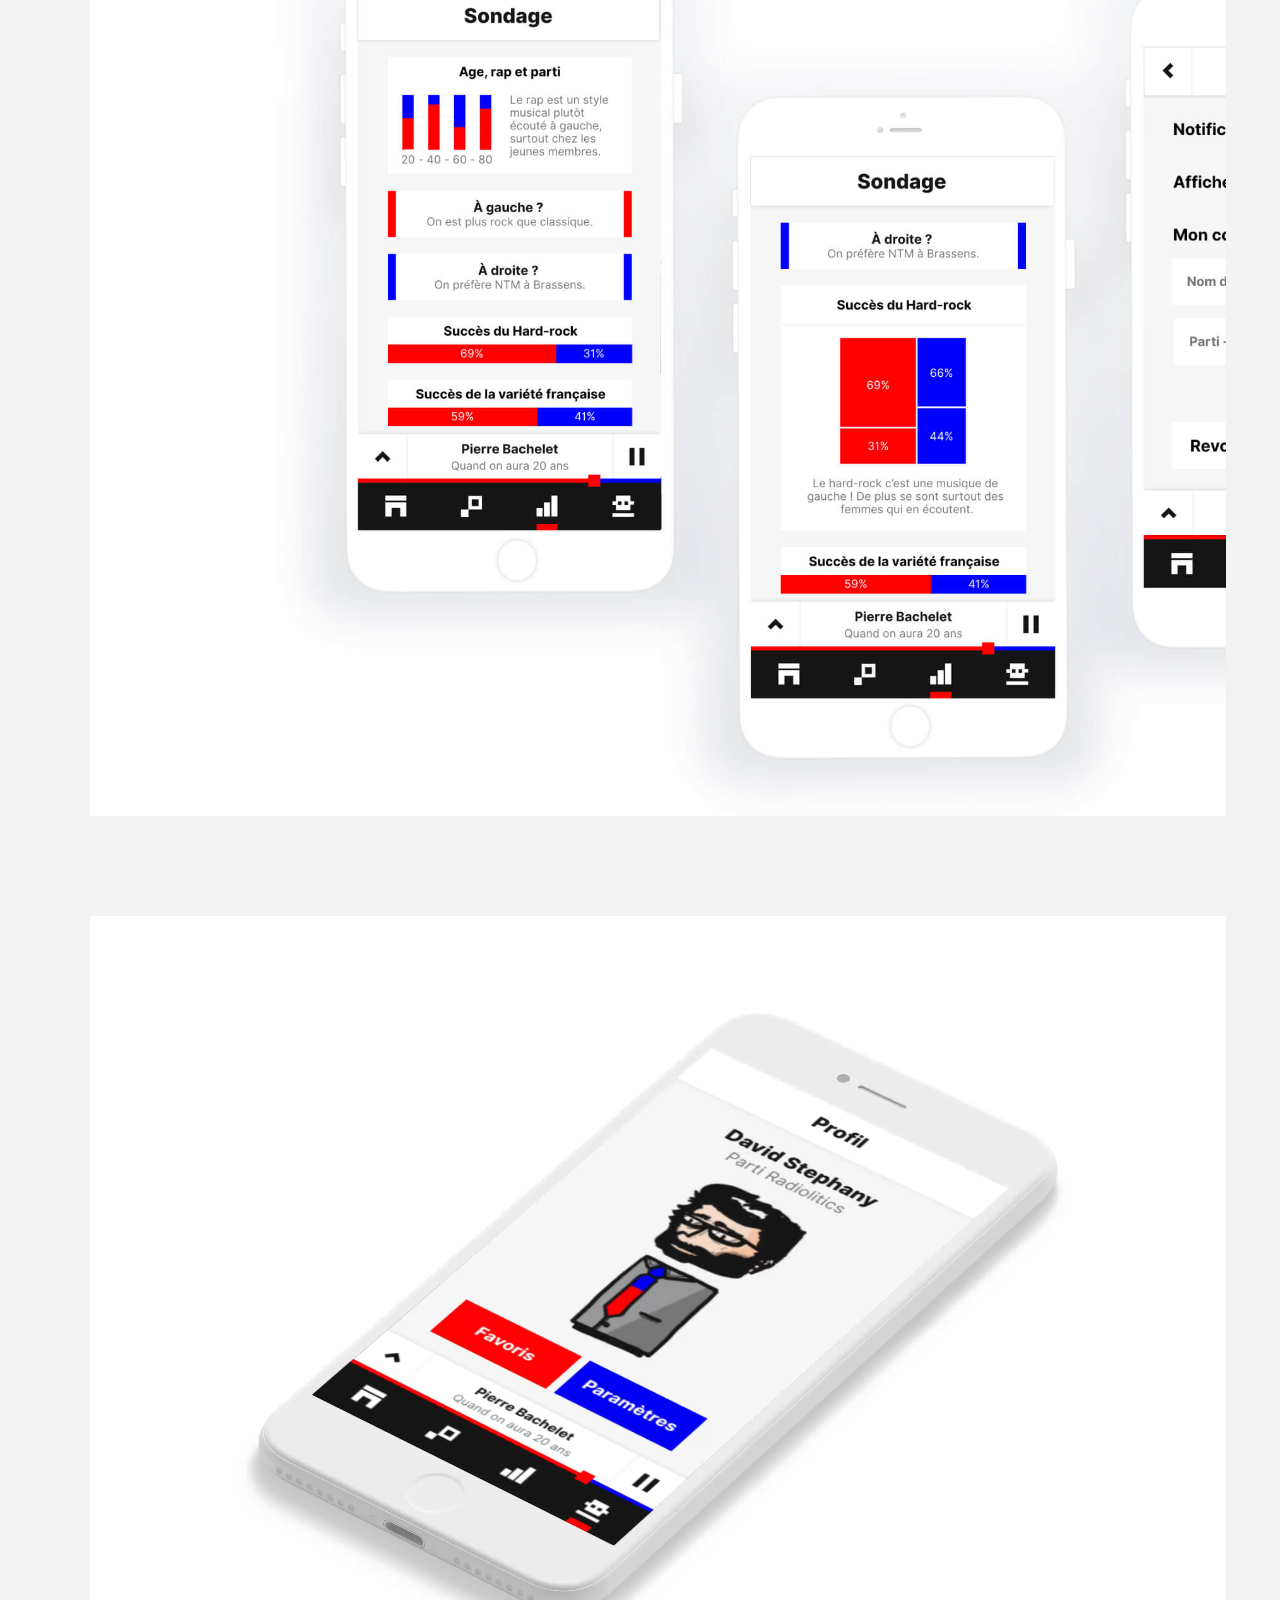
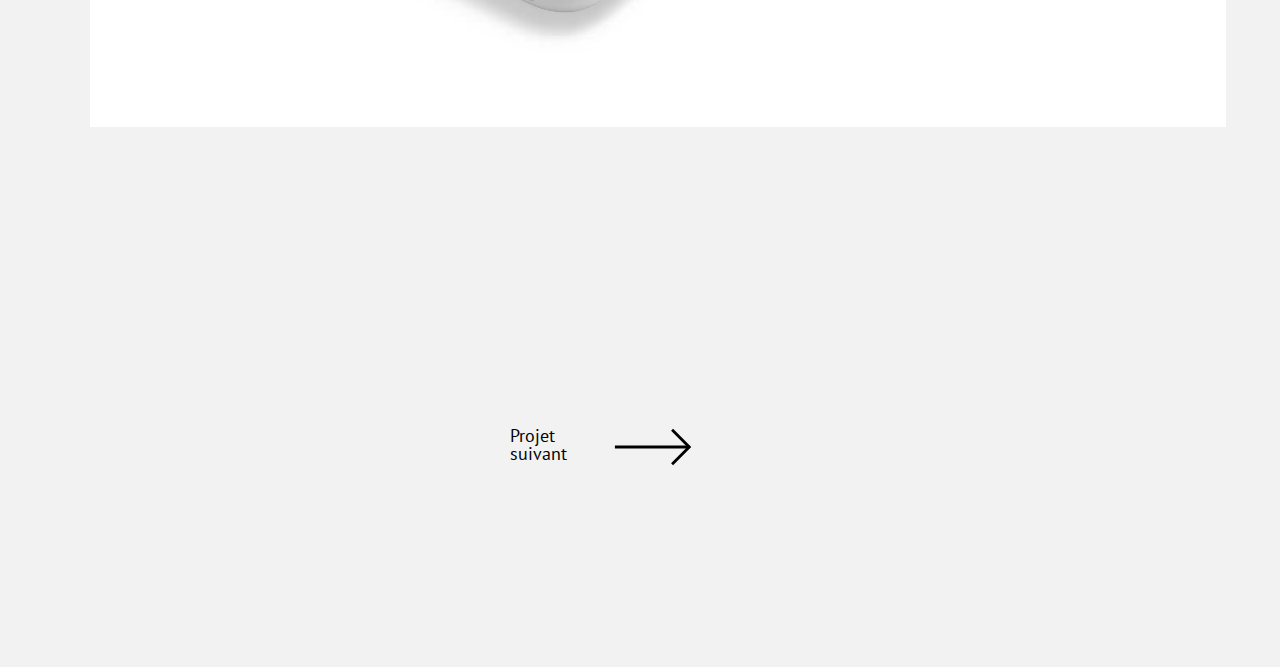
<file: project2.html>
<!DOCTYPE html>
    <head>
        <meta charset="utf-8">
        <meta http-equiv="X-UA-Compatible" content="IE=edge,chrome=1">
        <title>Antonin Stephany - Graphiste Webdesigner</title>
        <meta name="description" content="">
        <meta name=viewport content="width=device-width, initial-scale=1">
        <link href="https://fonts.googleapis.com/css?family=PT+Sans:400,700" rel="stylesheet">
        <link href="https://fonts.googleapis.com/css?family=Oswald:700" rel="stylesheet">
        <link rel="stylesheet" href="css/reset.css">
        <link rel="stylesheet" href="css/main.css">
        <link rel="icon" type="image/png" href="img/favicon.png" />
    </head>
    <body>
      <section class="animation-onload is-active">  
      </section>
      <section class="menu">
        <a href="index.html" class="retour"><img src="img/icons/arrow.svg"><span>Retour</span></a>
        <a href="about.html">About</a>
      </section>
      <main class="projects">
          <div class="description">
            <h1>Radiolitics</h1>
            <div class="attr">
              <div class="line"></div>
              <h3>App design</h3>
            </div>
          </div>
        <div class="descri-titles">
          <p class="titles-d">Année</p>
          <p>2019</p>
          <p class="titles-d titles-d2">équipe</p>
          <p>Hugo Delmotte<br>David Déchaux<br>Martin Delanoë<br>Antonin Stephany</p>
        </div>
        <p class="descri-txt">Lors d'un projet de cours, et dans une équipe de 4 webdesigners, nous étions en charge de réaliser une application musicale. Nous avons décider de créer Radiolitics, une application qui mèle à la fois politique et musique.<br><br>
        Grâce à celle-ci, vous pourrez découvrir les titres préférés des hommes et femmes politiques français. Découvrez nos playlists créées sur mesure, des statistiques étonnantes, mais également votre bord politique en fonction de votre écoute!</p>
        <h4>Typographie</h4>
        <div class="typo typo-proj1-2">
          <span>Oswald</span>
          <span>bold</span>
        </div>
        <div class="carac carac-proj1-2">
          ABCDEFGHIJKLMNOPQRSTUVWXYZ<br>abcdefghijklmnopqrstuvwxyz<br>0123456789
        </div>
        <div class="typo typo-proj2-2">
          <span>Inter UI</span>
          <span>regular - bold</span>
        </div>
        <div class="carac carac-proj2-2">
          ABCDEFGHIJKLMNOPQRSTUVWXYZ<br>abcdefghijklmnopqrstuvwxyz<br>0123456789
        </div>
        <h4>Couleurs</h4>
        <div class="colors colors2">
          <div></div>
          <div></div>
          <div></div>
          <div></div>
        </div>
        <h4>Projet</h4>
        <div class="img-projectf">
          <video autoplay muted loop>
            <source src="img/project2/logo-site.mp4" type="video/mp4">
          </video>
          <img src="img/project2/2.jpg">
          <video autoplay muted loop>
            <source src="img/project2/3.mp4" type="video/mp4">
          </video>
          <video autoplay muted loop>
            <source src="img/project2/icono.mp4" type="video/mp4">
          </video>
          <img src="img/project2/persos.jpg">
          <video autoplay muted loop>
            <source src="img/project2/9.mp4" type="video/mp4">
          </video>
          <video autoplay muted loop>
            <source src="img/project2/8.mp4" type="video/mp4">
          </video>
          <img src="img/project2/5.jpg">
          <img src="img/project2/6.jpg">
          <video autoplay muted loop>
            <source src="img/project2/profil.mp4" type="video/mp4">
          </video>

        </div>
        <a href="project3.html" class="next-project">
          <h3>Projet suivant</h3>
          <img src="img/icons/arrow.svg">
        </a>
      </main>
      <div class="cursor"></div>
      <script src="js/onload.js"></script>
      <script src="js/mouse.js"></script>
    </body>
    </html>
</file>
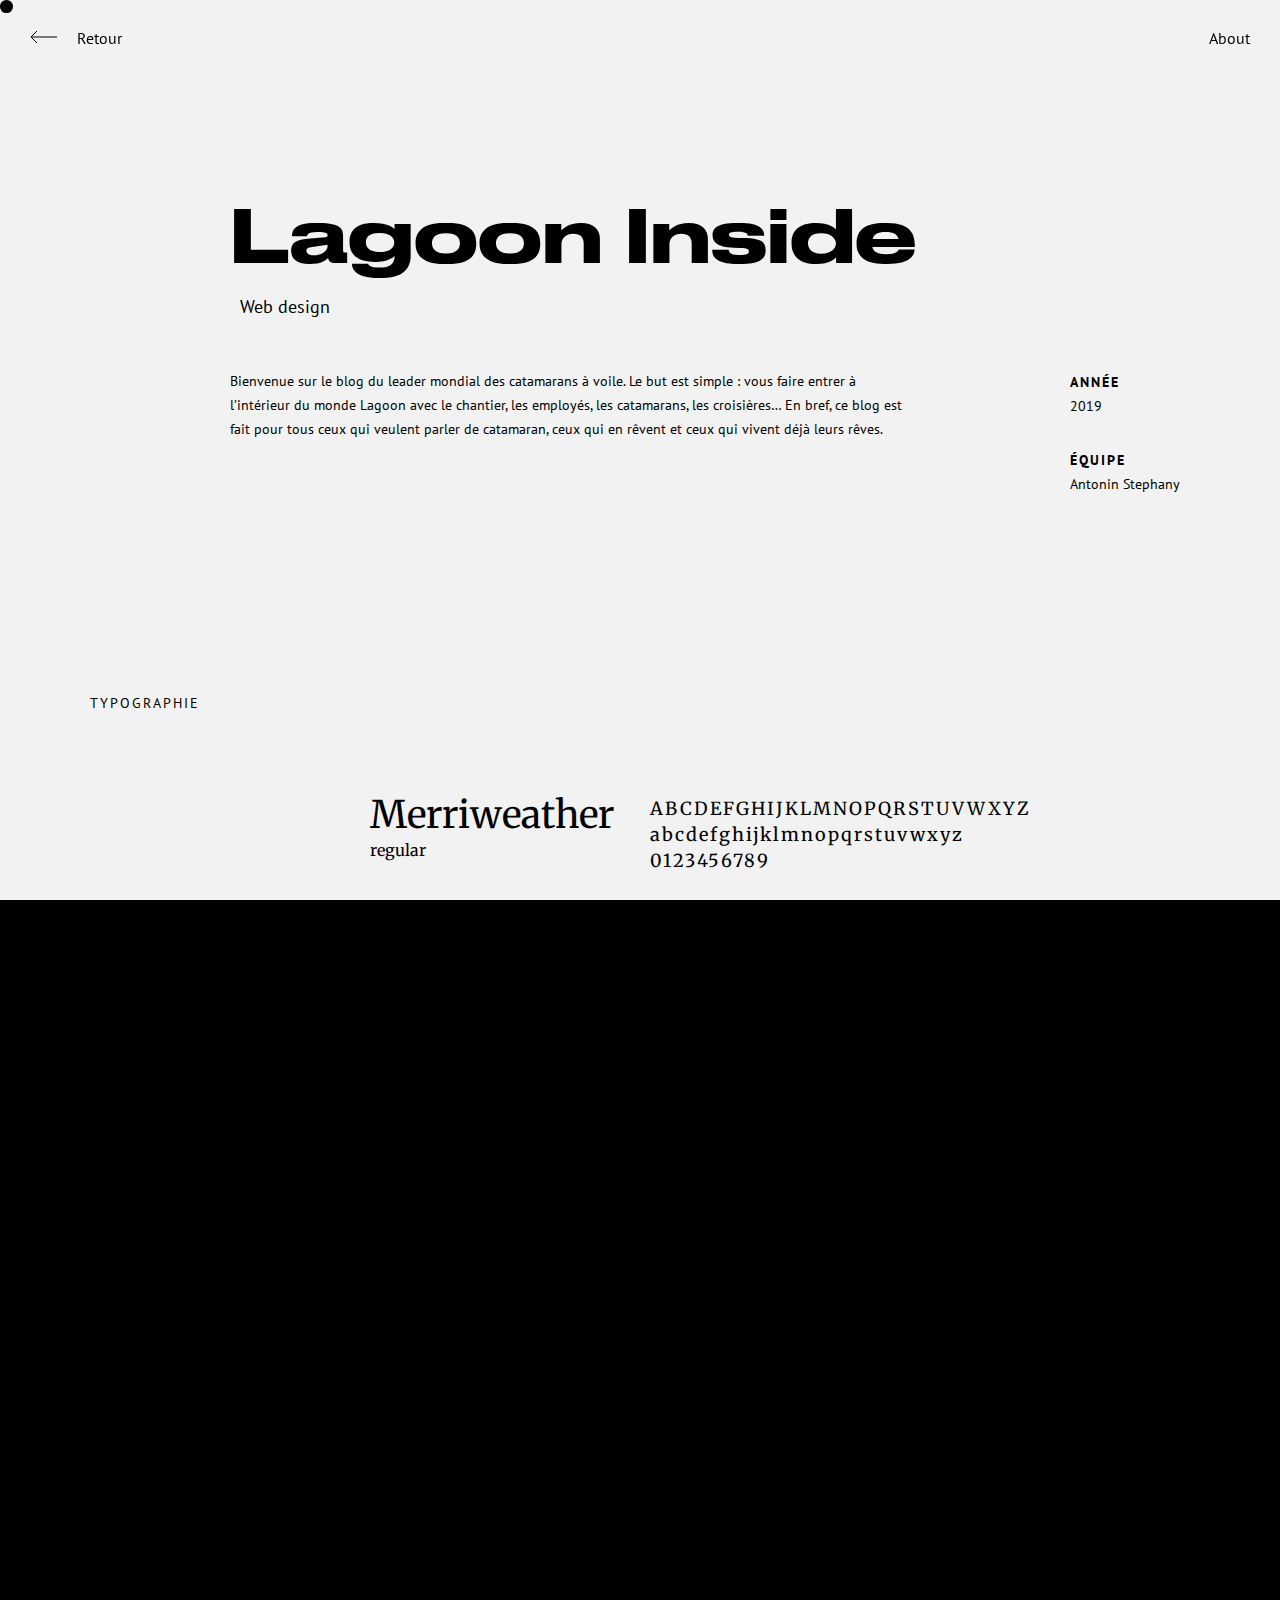
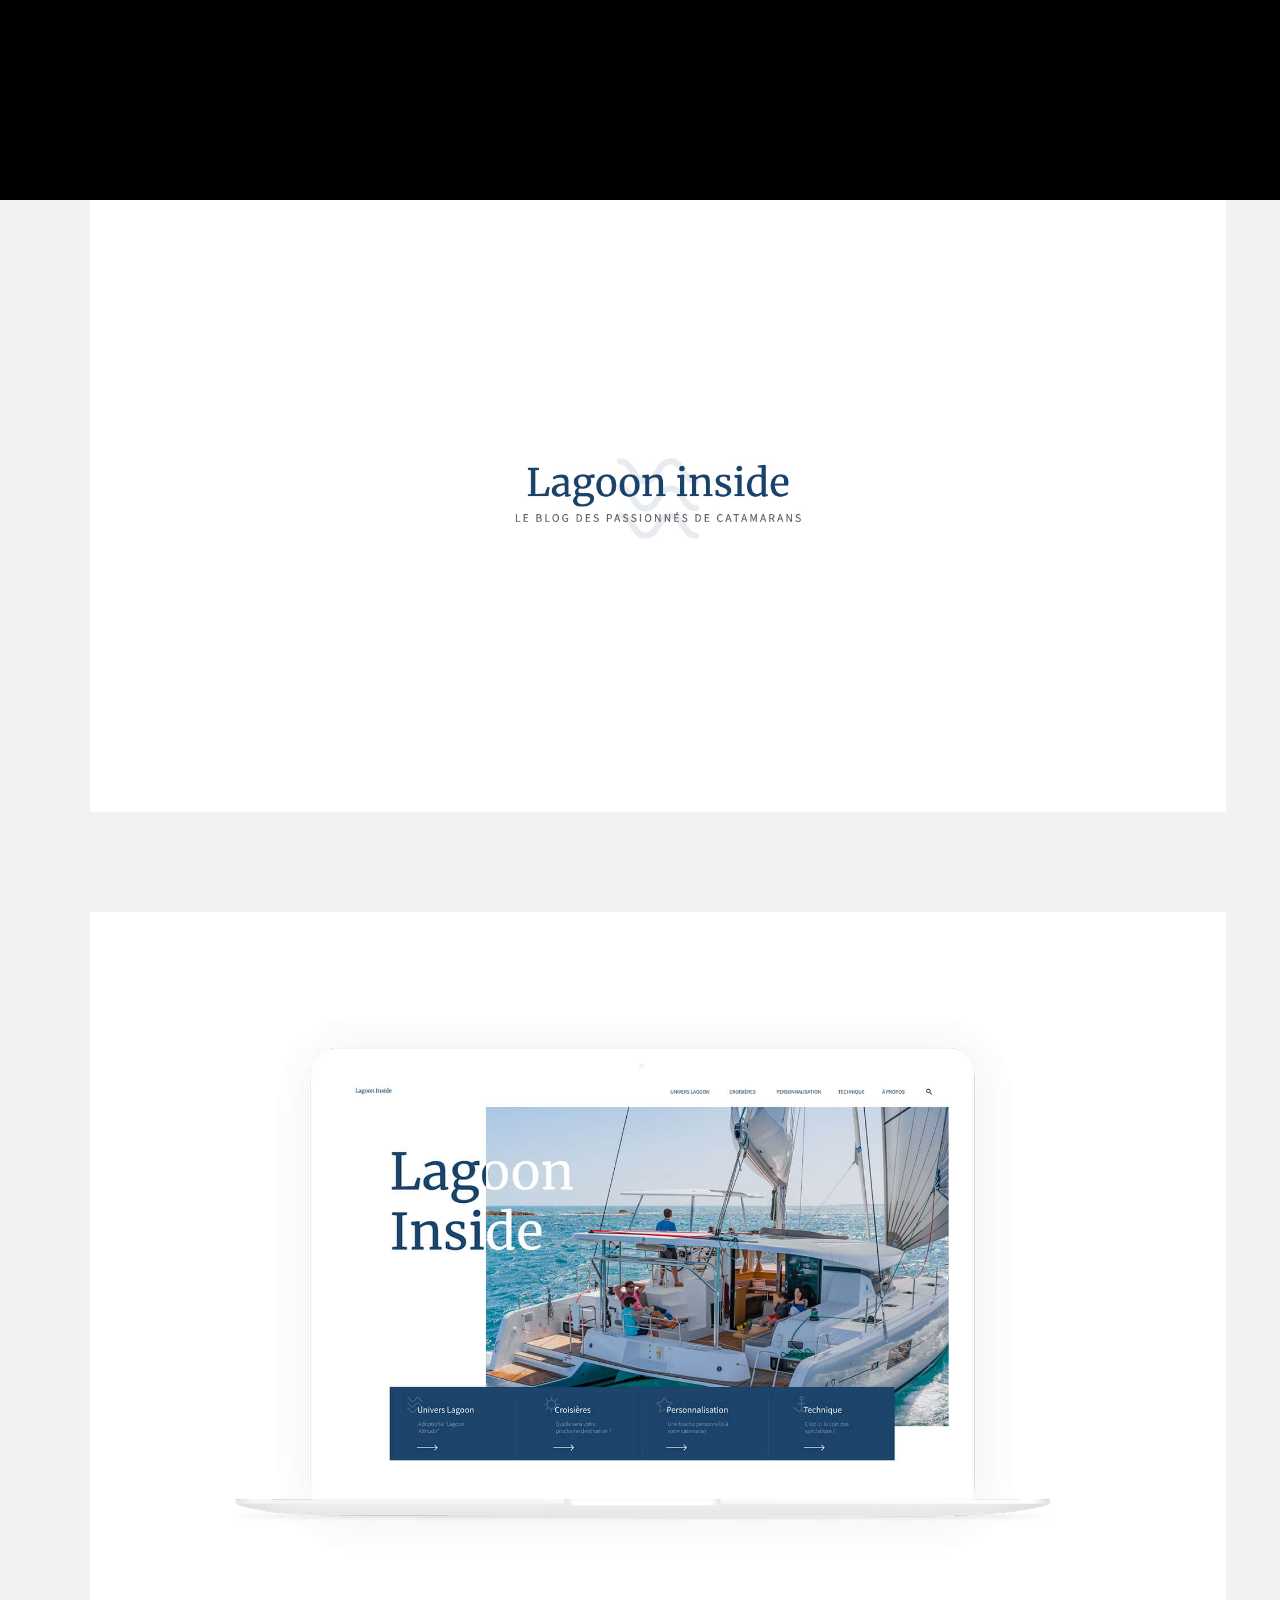
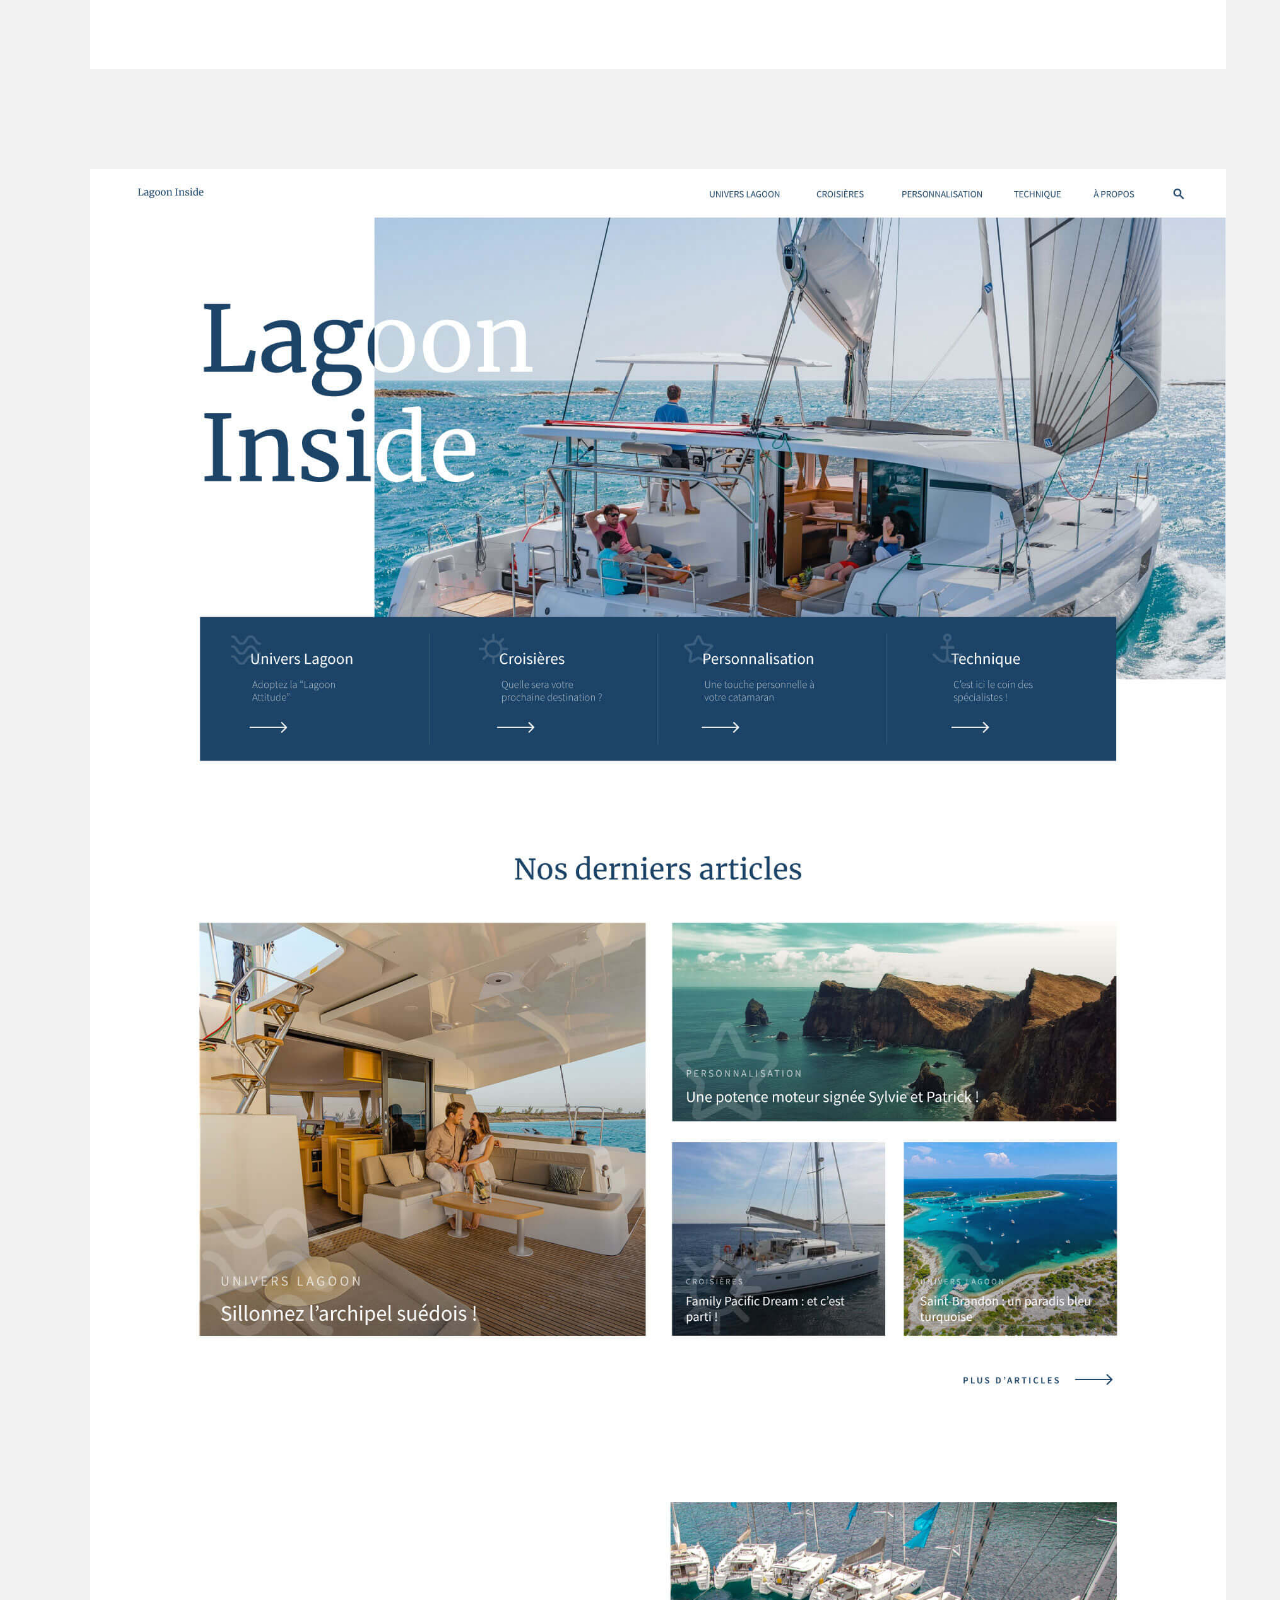
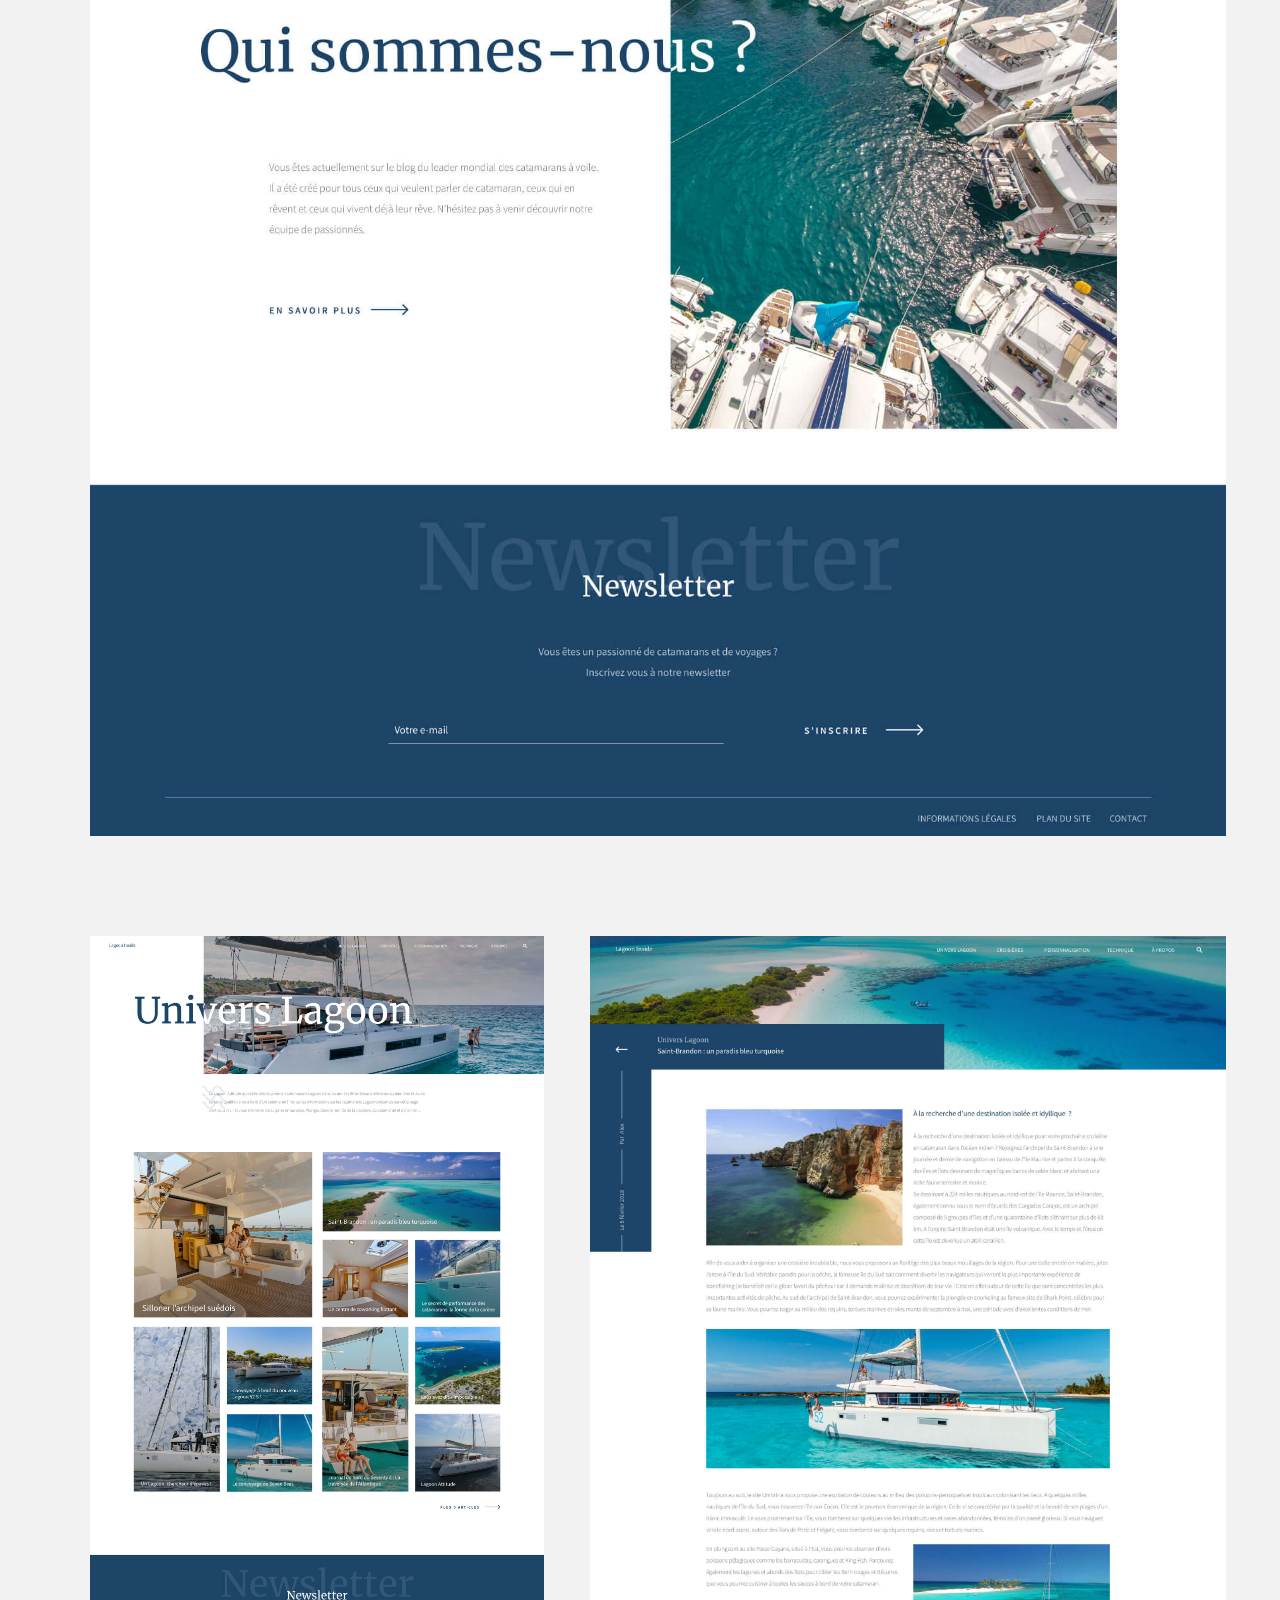
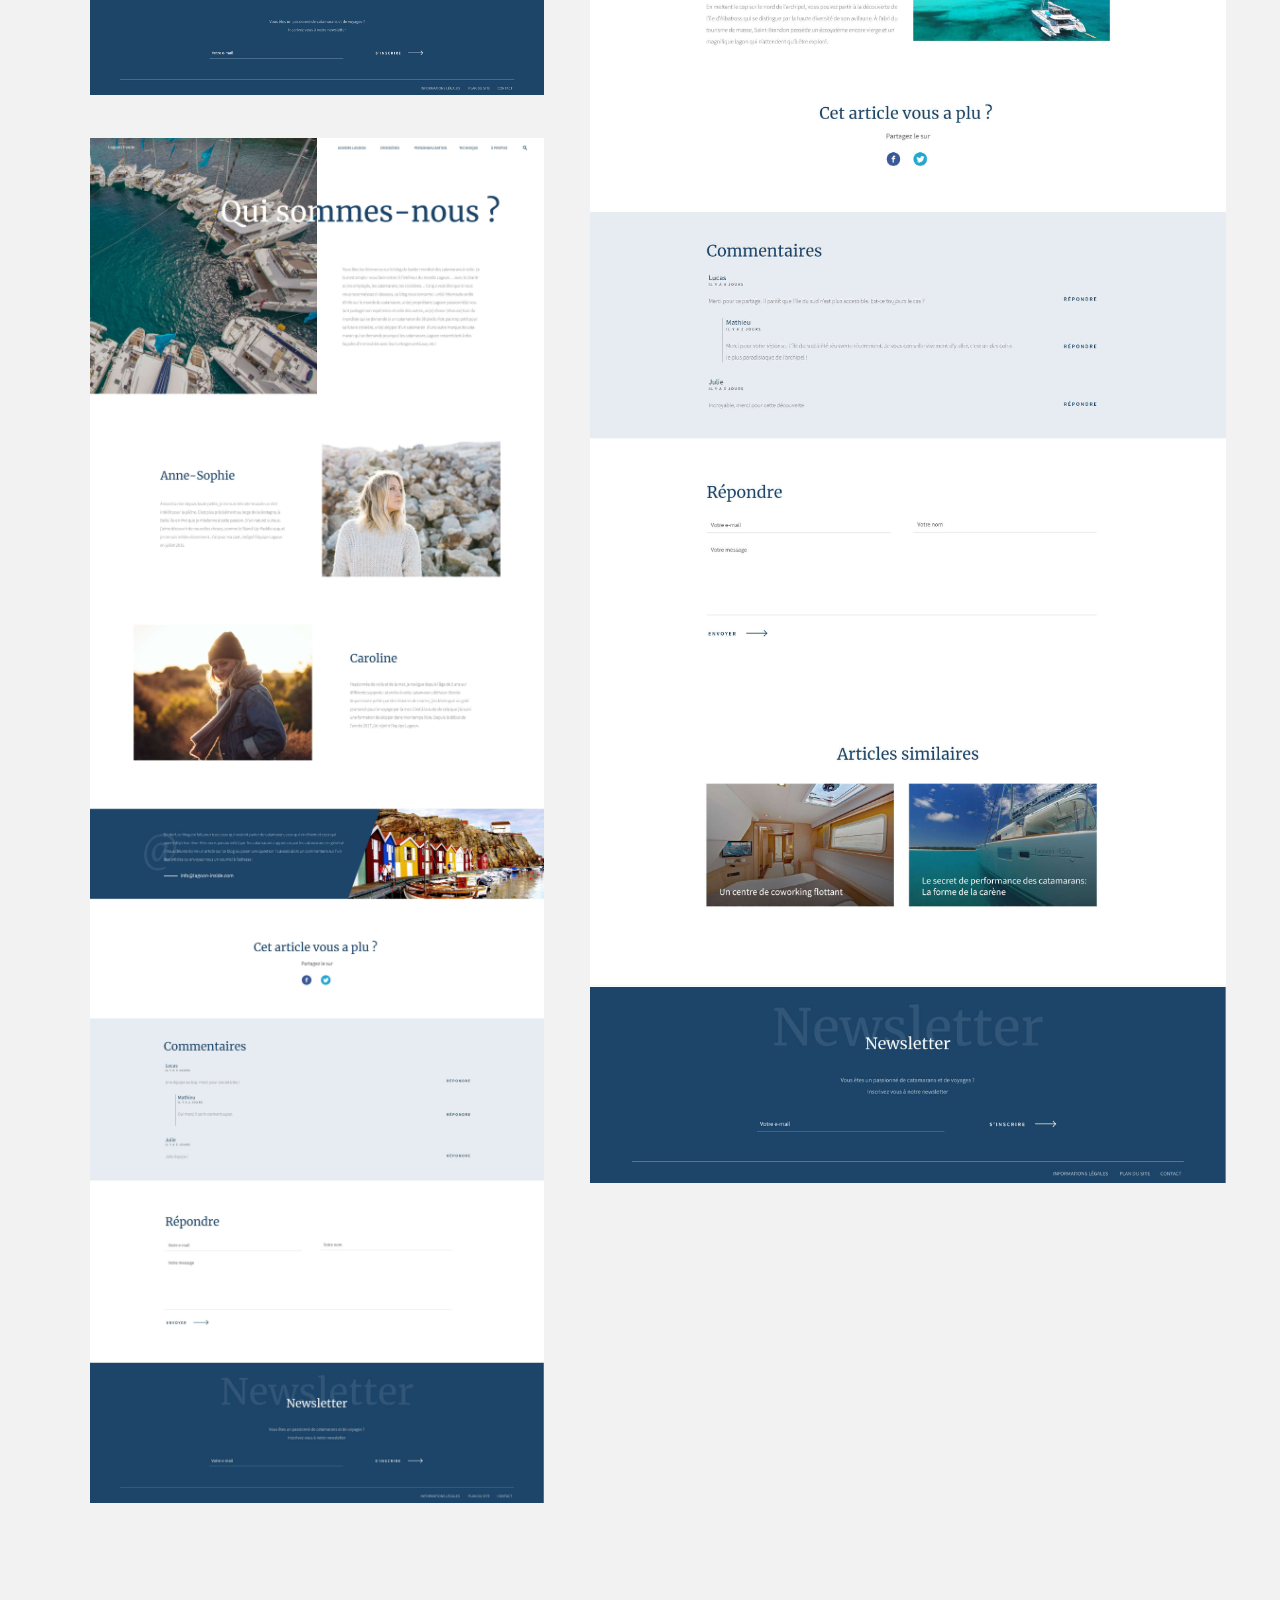
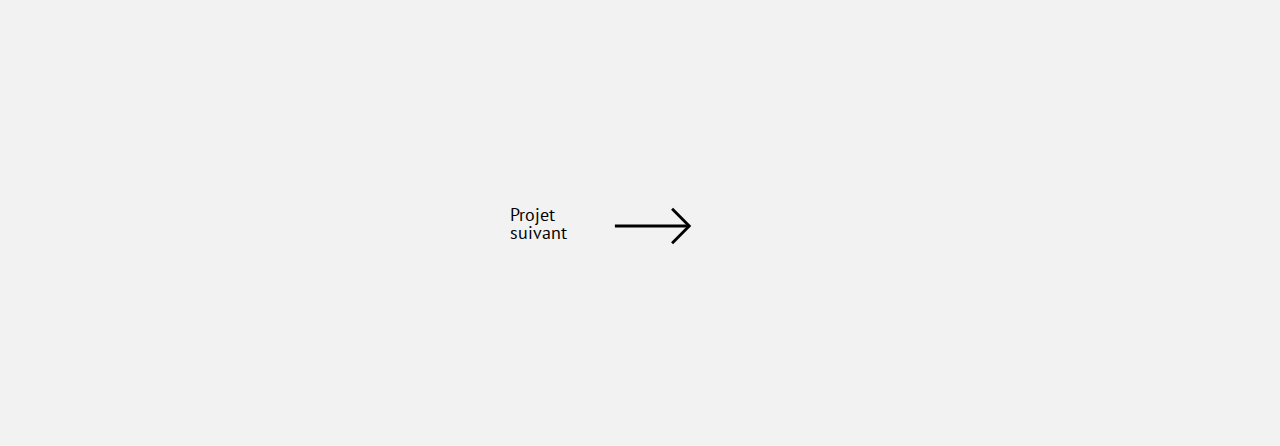
<file: project3.html>
<!DOCTYPE html>
    <head>
        <meta charset="utf-8">
        <meta http-equiv="X-UA-Compatible" content="IE=edge,chrome=1">
        <title>Antonin Stephany - Graphiste Webdesigner</title>
        <meta name="description" content="">
        <meta name=viewport content="width=device-width, initial-scale=1">
        <link href="https://fonts.googleapis.com/css?family=PT+Sans:400,700" rel="stylesheet">
        <link href="https://fonts.googleapis.com/css?family=Merriweather" rel="stylesheet">
        <link href="https://fonts.googleapis.com/css?family=Source+Sans+Pro:300,400,600" rel="stylesheet">
        <link rel="stylesheet" href="css/reset.css">
        <link rel="stylesheet" href="css/main.css">
        <link rel="icon" type="image/png" href="img/favicon.png" />
    </head>
    <body>
      <section class="animation-onload is-active">  
      </section>
      <section class="menu">
        <a href="index.html" class="retour"><img src="img/icons/arrow.svg"><span>Retour</span></a>
        <a href="about.html">About</a>
      </section>
      <main class="projects">
          <div class="description">
            <h1>Lagoon Inside</h1>
            <div class="attr">
              <div class="line"></div>
              <h3>Web design</h3>
            </div>
          </div>
          <div class="descri-titles">
            <p class="titles-d">Année</p>
            <p>2019</p>
            <p class="titles-d titles-d2">équipe</p>
            <p>Antonin Stephany</p>
          </div>
            <p class="descri-txt">Bienvenue sur le blog du leader mondial des catamarans à voile. Le but est simple : vous faire entrer à l’intérieur du monde Lagoon avec le chantier, les employés, les catamarans, les croisières… En bref, ce blog est fait pour tous ceux qui veulent parler de catamaran, ceux qui en rêvent et ceux qui vivent déjà leurs rêves.</p>
          <h4>Typographie</h4>
          <div class="typo typo-proj1-3">
            <span>Merriweather</span>
            <span>regular</span>
          </div>
          <div class="carac carac-proj1-3">
            ABCDEFGHIJKLMNOPQRSTUVWXYZ<br>abcdefghijklmnopqrstuvwxyz<br>0123456789
          </div>
          <div class="typo typo-proj2-3">
            <span>Source Sans</span>
            <span>light - regular - semibold</span>
          </div>
          <div class="carac carac-proj2-3">
            ABCDEFGHIJKLMNOPQRSTUVWXYZ<br>abcdefghijklmnopqrstuvwxyz<br>0123456789
          </div>
          <h4>Couleurs</h4>
          <div class="colors colors3">
            <div></div>
            <div></div>
            <div></div>
          </div>
          <h4>Projet</h4>
          <div class="img-projectf">
            <img src="img/project3/1.jpg">
            <img src="img/project3/2.jpg">
            <img src="img/project3/3.jpg">
            <div class="imgs-m">
              <div class="img-t">
                <img src="img/project3/4.jpg">
                <img src="img/project3/6.jpg">
              </div>
              <img class="img-2t" src="img/project3/5.jpg">
            </div>
          </div>
          <a href="project4.html" class="next-project">
            <h3>Projet suivant</h3>
            <img src="img/icons/arrow.svg">
          </a>
      </main>
      <div class="cursor"></div>
      <script src="js/onload.js"></script>
      <script src="js/mouse.js"></script>
    </body>
    </html>
</file>
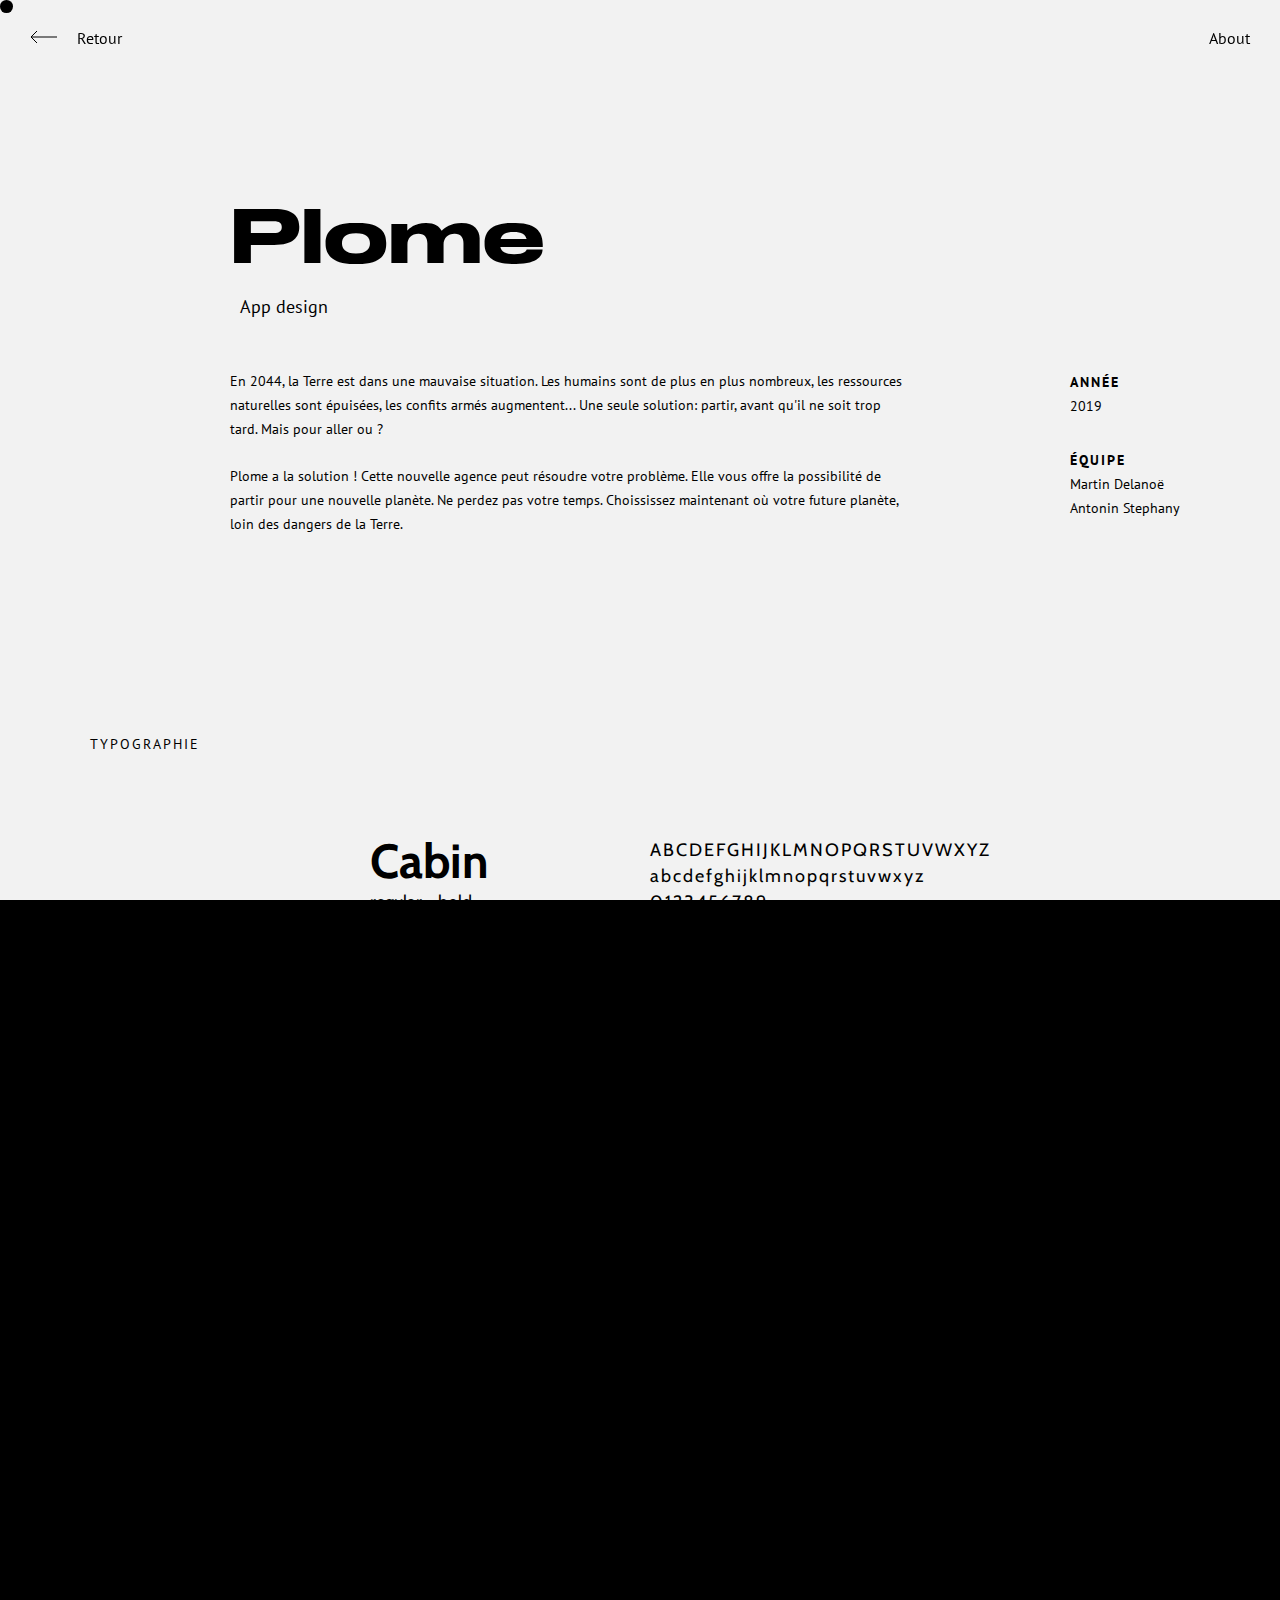
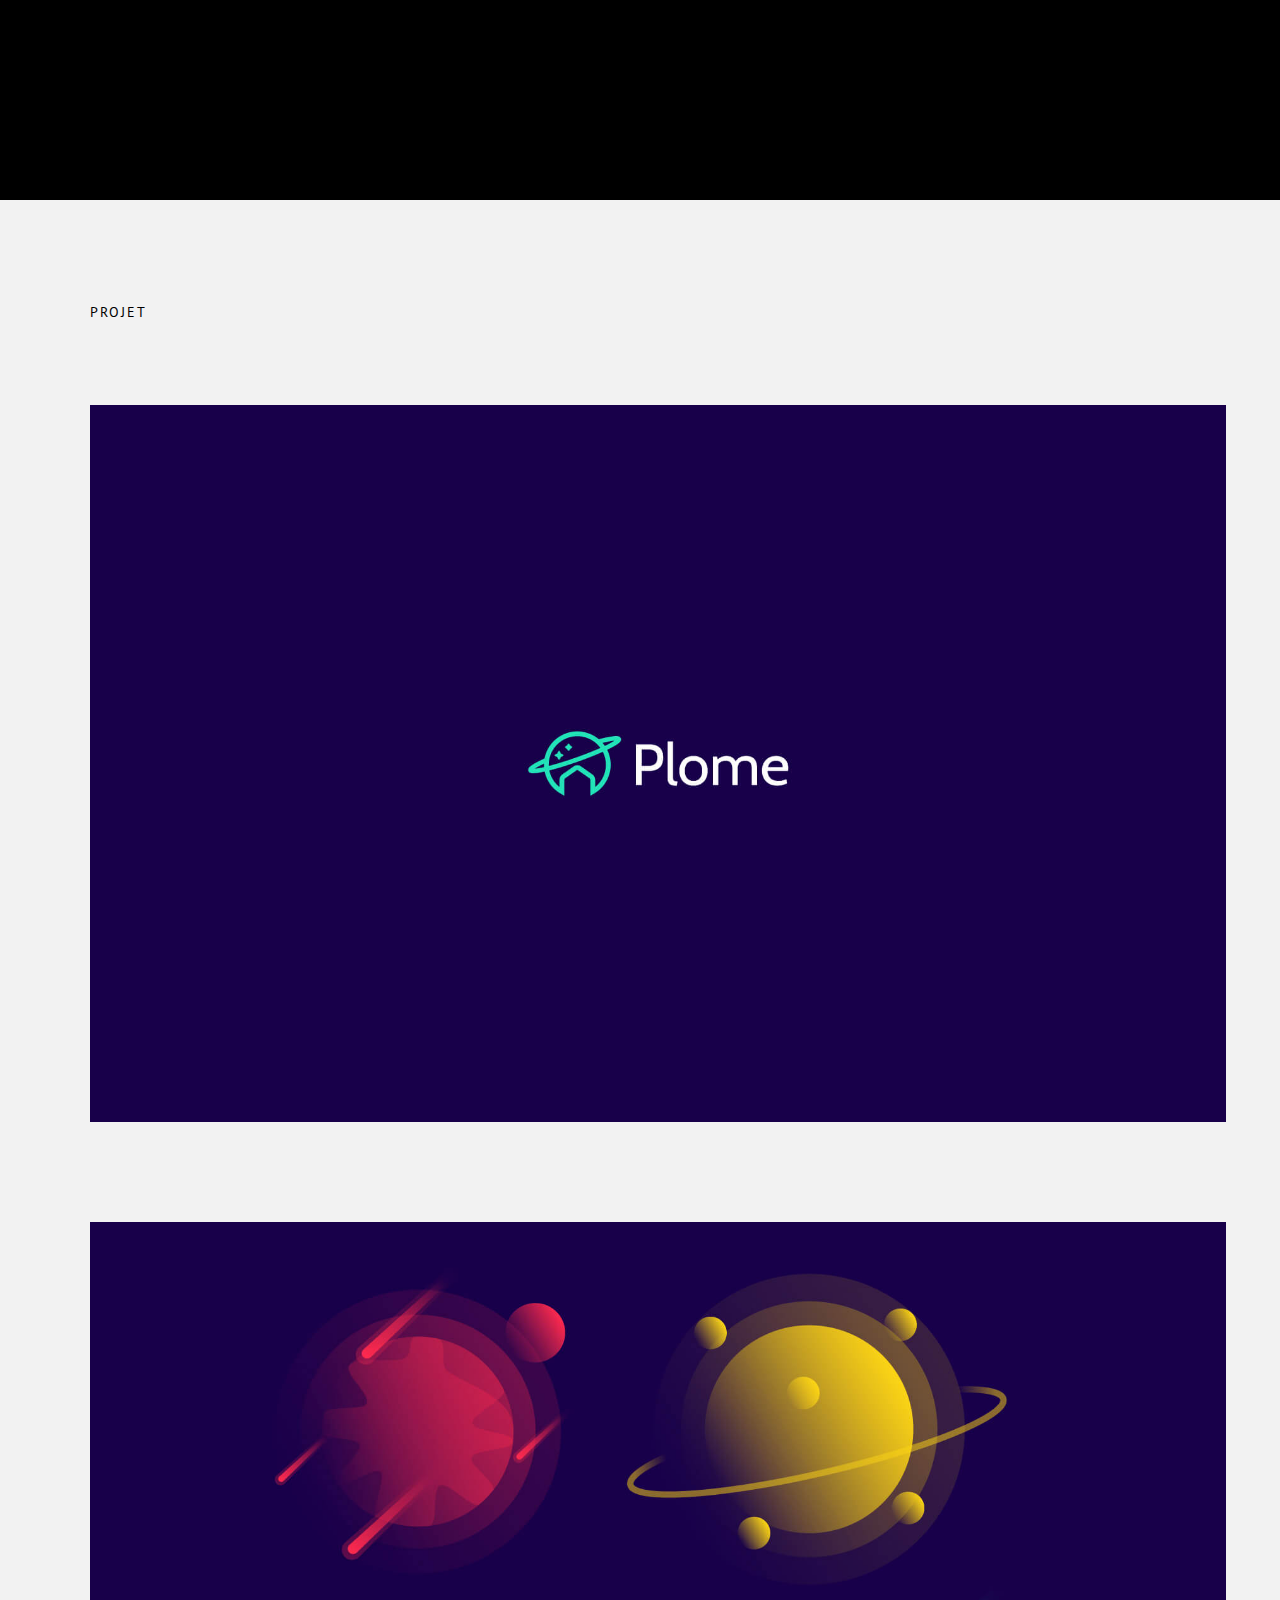
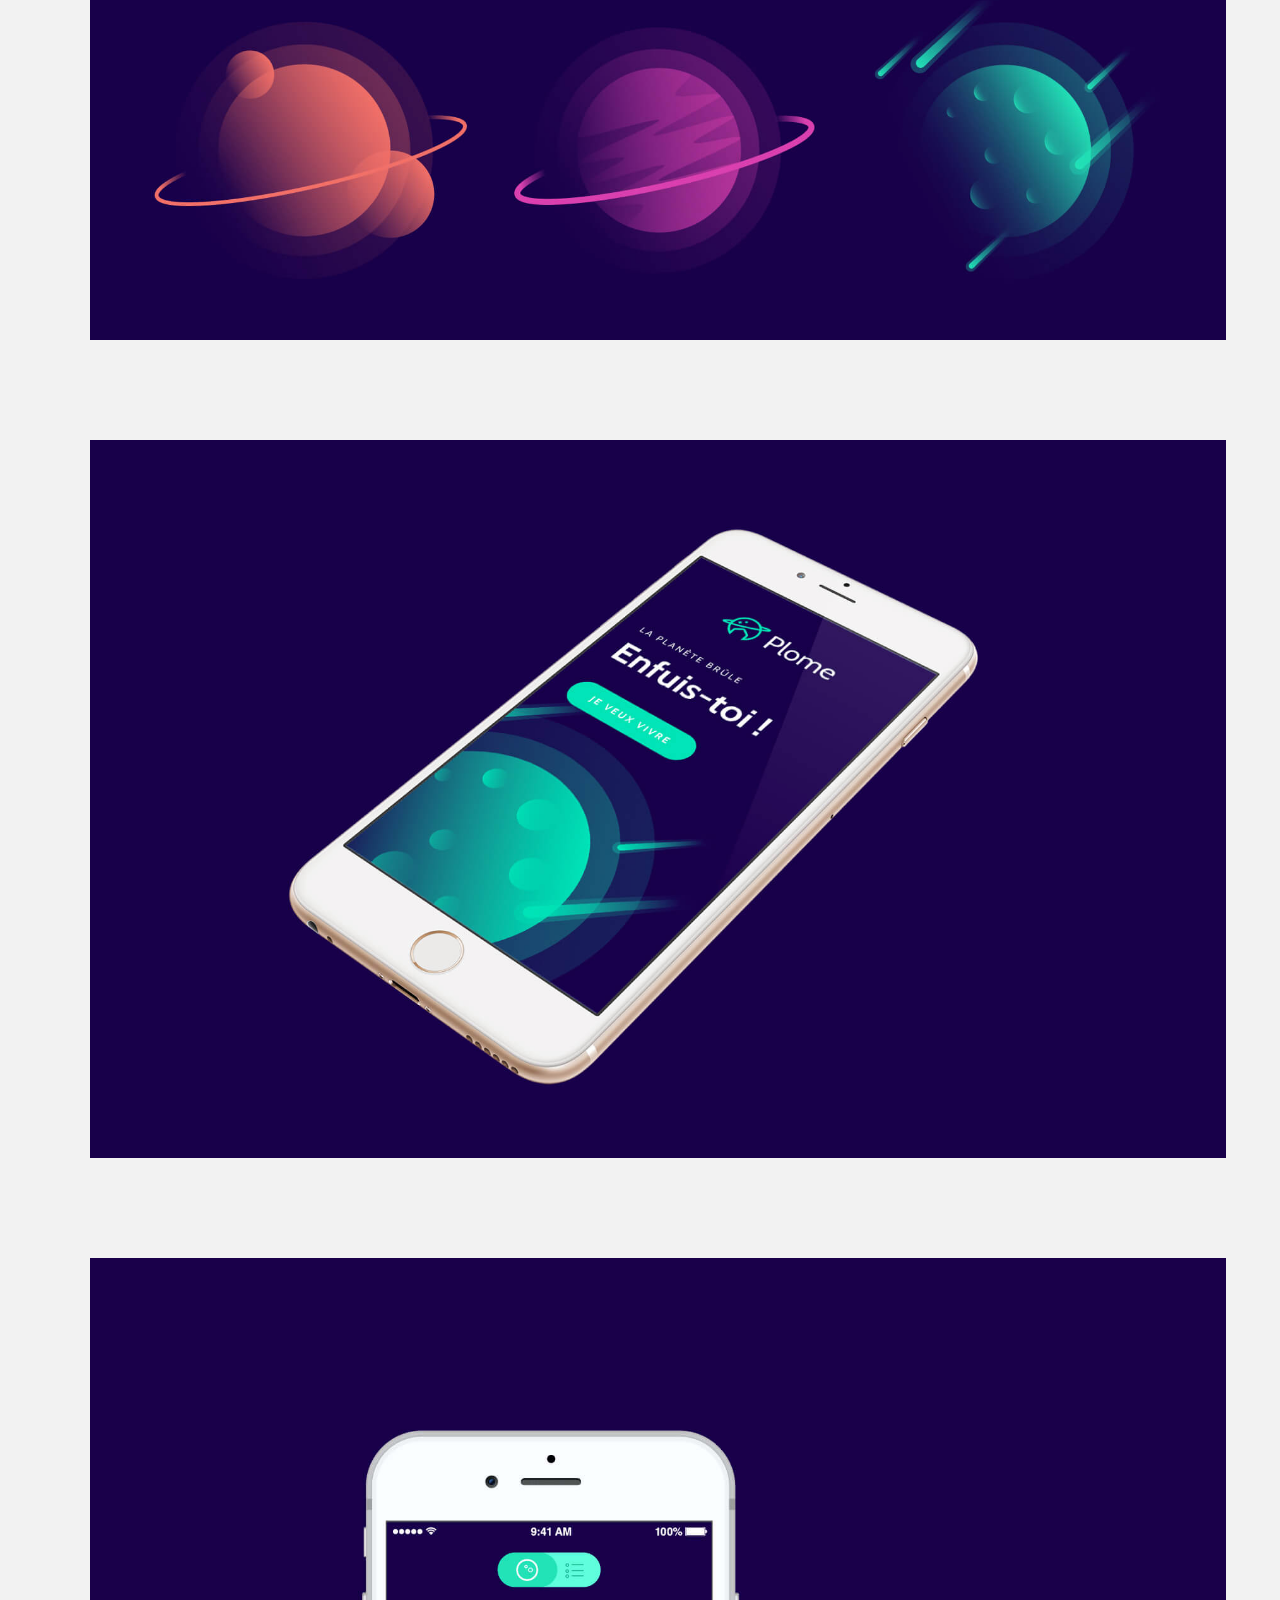
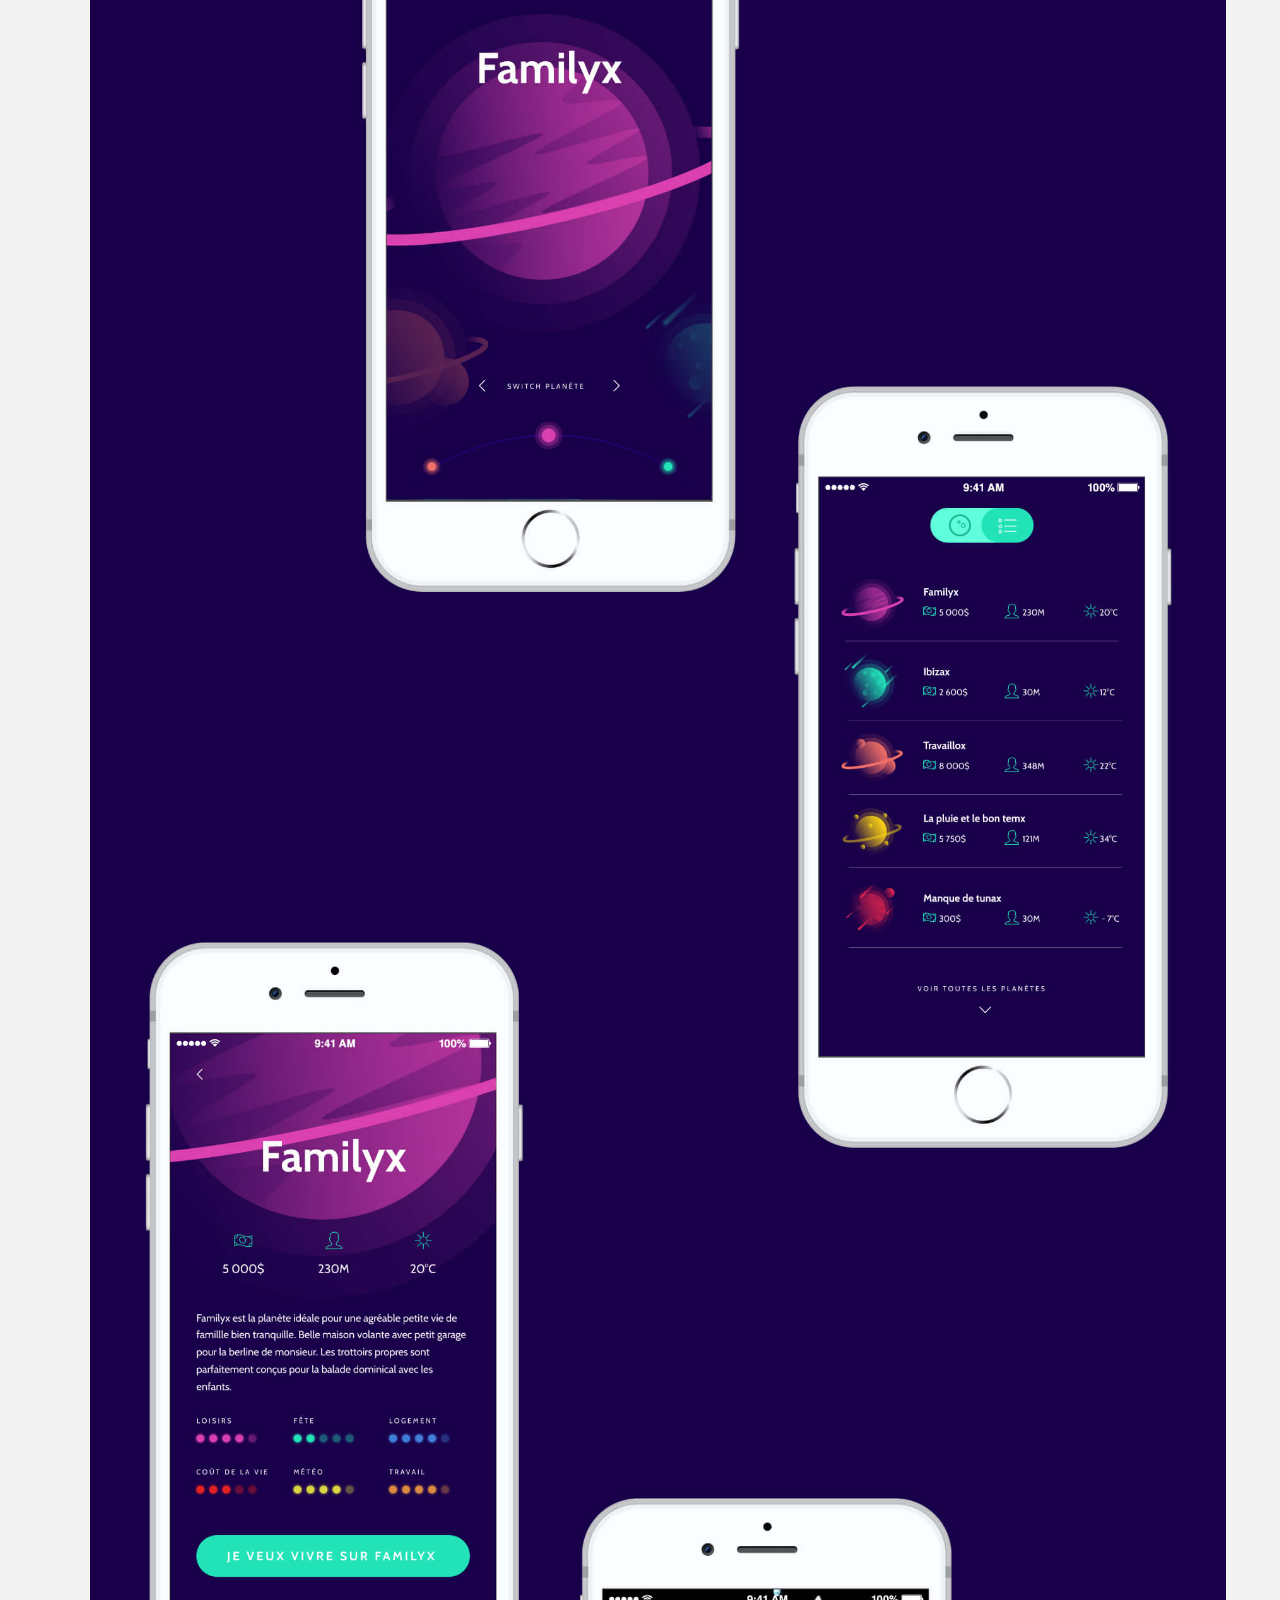
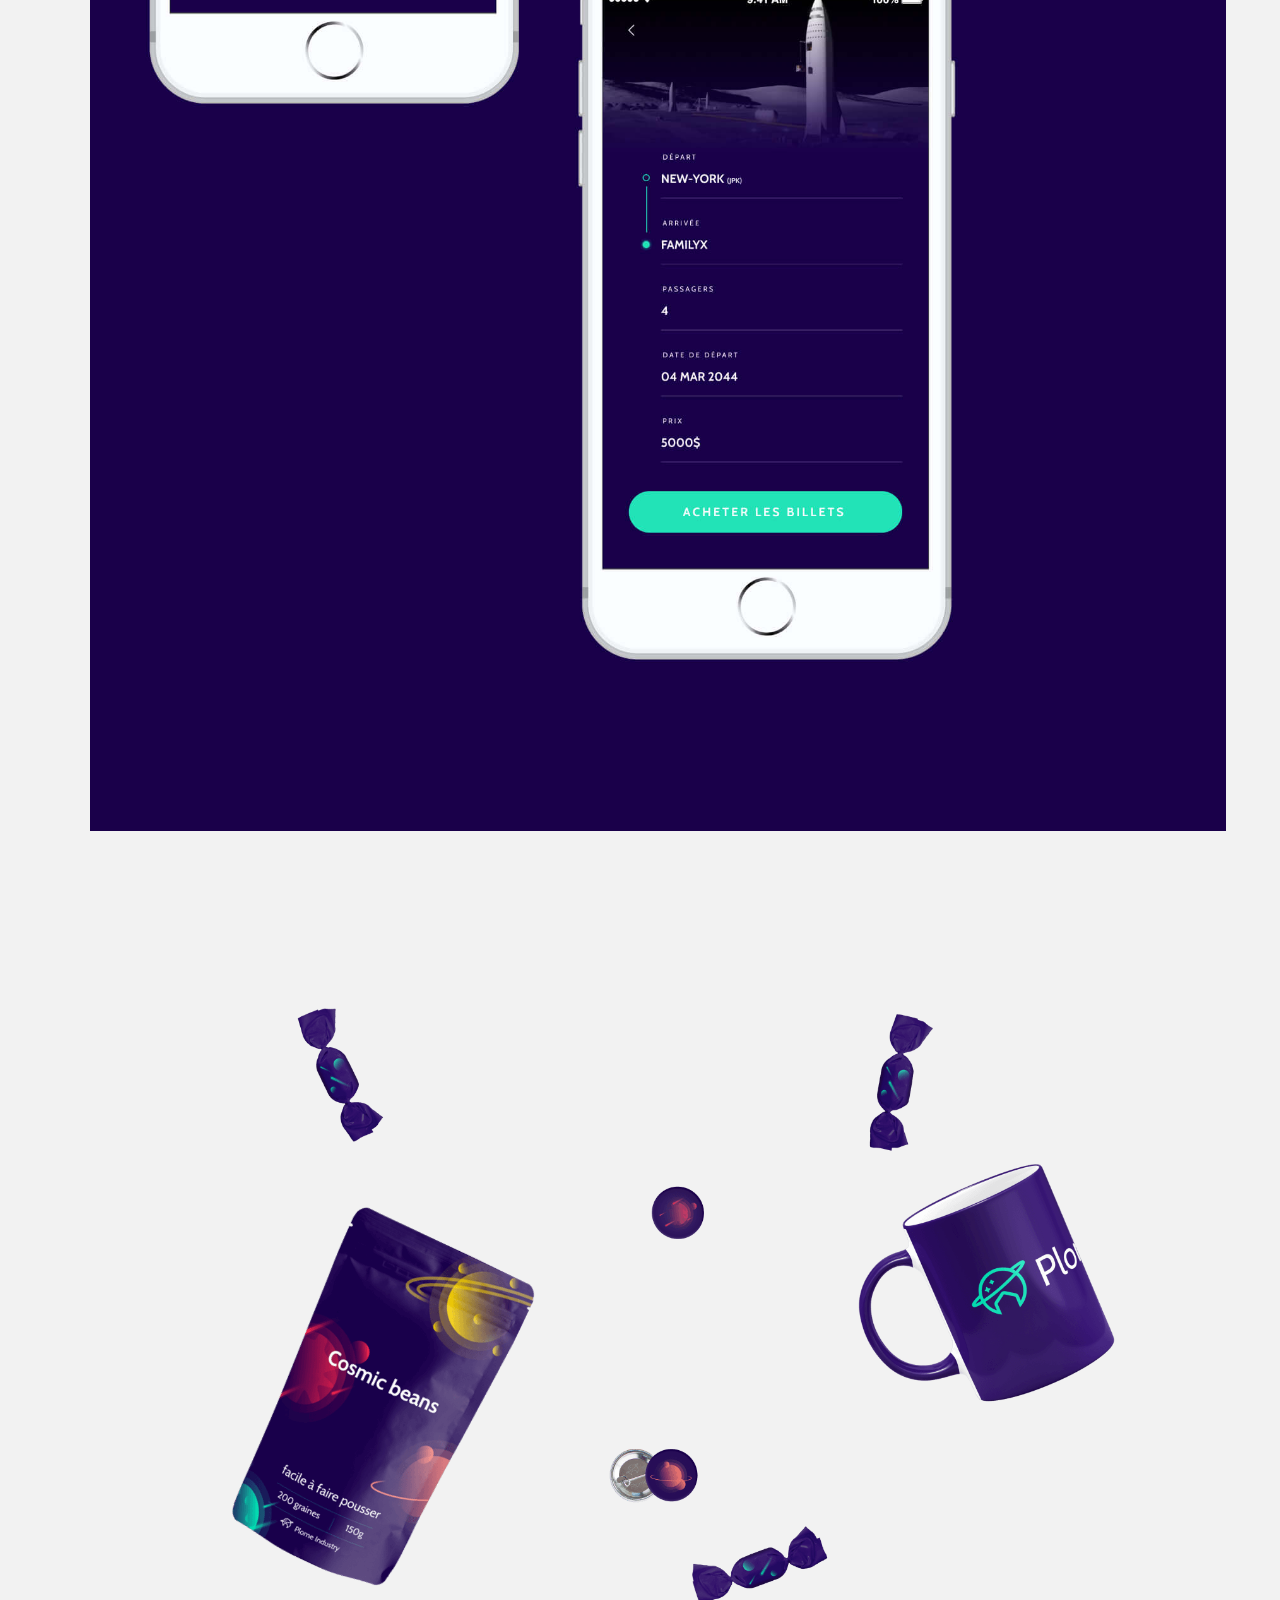
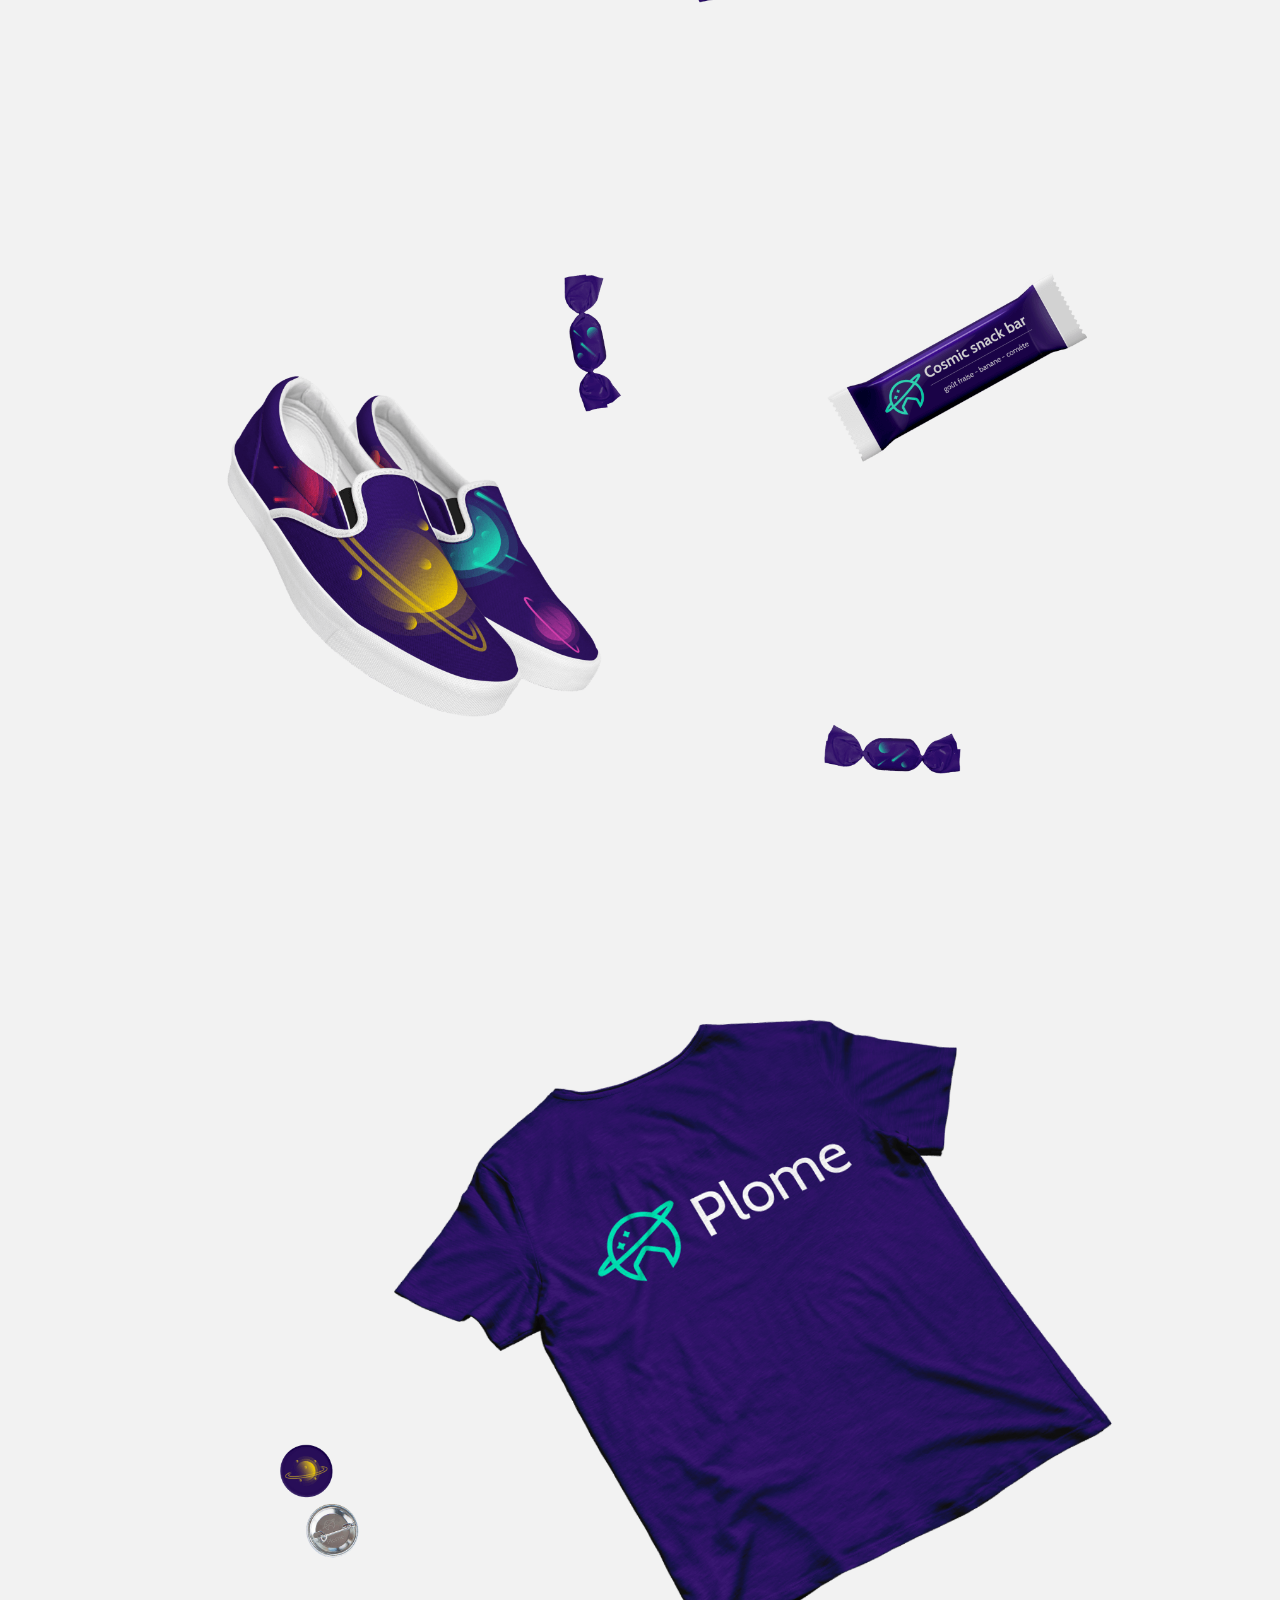
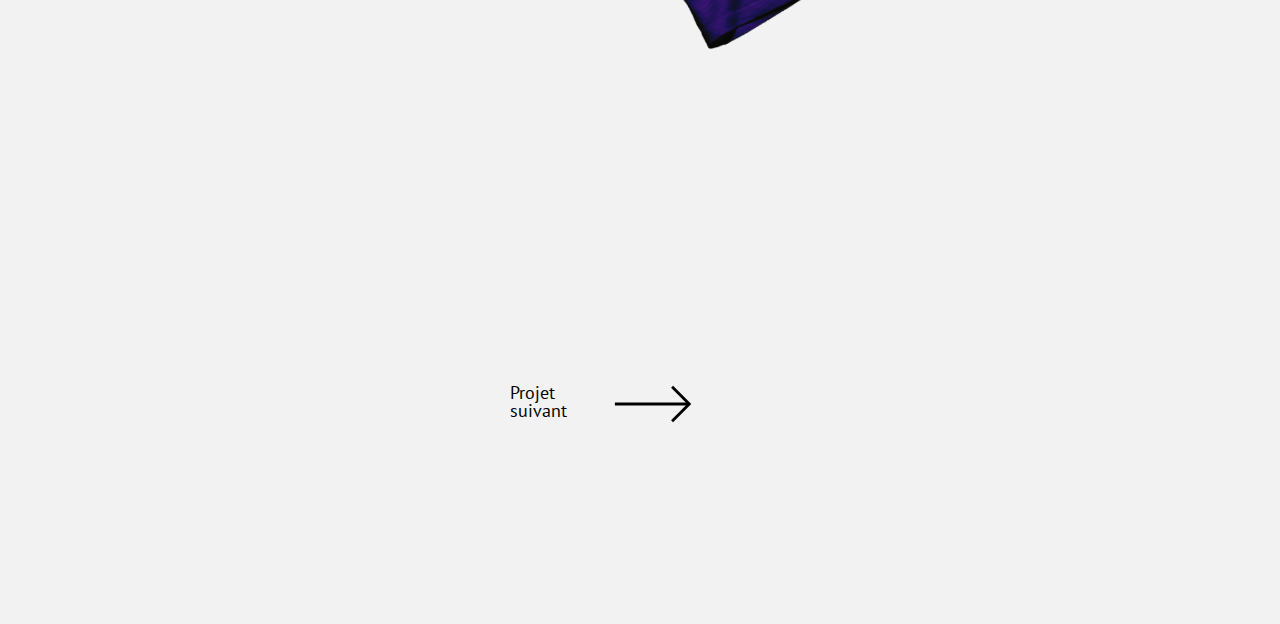
<file: project4.html>
<!DOCTYPE html>
    <head>
        <meta charset="utf-8">
        <meta http-equiv="X-UA-Compatible" content="IE=edge,chrome=1">
        <title>Antonin Stephany - Graphiste Webdesigner</title>
        <meta name="description" content="">
        <meta name=viewport content="width=device-width, initial-scale=1">
        <link href="https://fonts.googleapis.com/css?family=PT+Sans:400,700" rel="stylesheet">
        <link href="https://fonts.googleapis.com/css?family=Cabin:400,700" rel="stylesheet">
        <link rel="stylesheet" href="css/reset.css">
        <link rel="stylesheet" href="css/main.css">
        <link rel="icon" type="image/png" href="img/favicon.png" />
    </head>
    <body>
      <section class="animation-onload is-active">  
      </section>
      <section class="menu">
        <a href="index.html" class="retour"><img src="img/icons/arrow.svg"><span>Retour</span></a>
        <a href="about.html">About</a>
      </section>
      <main class="projects">
          <div class="description">
            <h1>Plome</h1>
            <div class="attr">
              <div class="line"></div>
              <h3>App design</h3>
            </div>
          </div>
          <div class="descri-titles">
            <p class="titles-d">Année</p>
            <p>2019</p>
            <p class="titles-d titles-d2">équipe</p>
            <p>Martin Delanoë<br>Antonin Stephany</p>
          </div>
            <p class="descri-txt">
              En 2044, la Terre est dans une mauvaise situation. Les humains sont de plus en plus nombreux, les ressources naturelles sont épuisées, les confits armés augmentent... Une seule solution: partir, avant qu'il ne soit trop tard. Mais pour aller ou ?<br><br>Plome a la solution ! Cette nouvelle agence peut résoudre votre problème. Elle vous offre la possibilité de partir pour une nouvelle planète. Ne perdez pas votre temps. Choississez maintenant où votre future planète, loin des dangers de la Terre. </p>
          <h4>Typographie</h4>
          <div class="typo typo-proj1-4">
            <span>Cabin</span>
            <span>regular - bold</span>
          </div>
          <div class="carac carac-proj1-4">
            ABCDEFGHIJKLMNOPQRSTUVWXYZ<br>abcdefghijklmnopqrstuvwxyz<br>0123456789
          </div>
          <h4>Couleurs</h4>
          <div class="colors colors4">
            <div></div>
            <div></div>
            <div></div>
            <div></div>
            <div></div>
            <div></div>
            <div></div>
          </div>
          <h4>Projet</h4>
          <div class="img-projectf">
            <img src="img/project4/1.jpg">
            <img src="img/project4/2.jpg">
            <img src="img/project4/3.jpg">
            <img src="img/project4/4.jpg">
            <img src="img/project4/5.png">
            <img src="img/project4/6.png">
            <img src="img/project4/7.png">
          </div>
          <a href="project5.html" class="next-project">
            <h3>Projet suivant</h3>
            <img src="img/icons/arrow.svg">
          </a>
      </main>
      <div class="cursor"></div>
      <script src="js/onload.js"></script>
      <script src="js/mouse.js"></script>
    </body>
    </html>
</file>
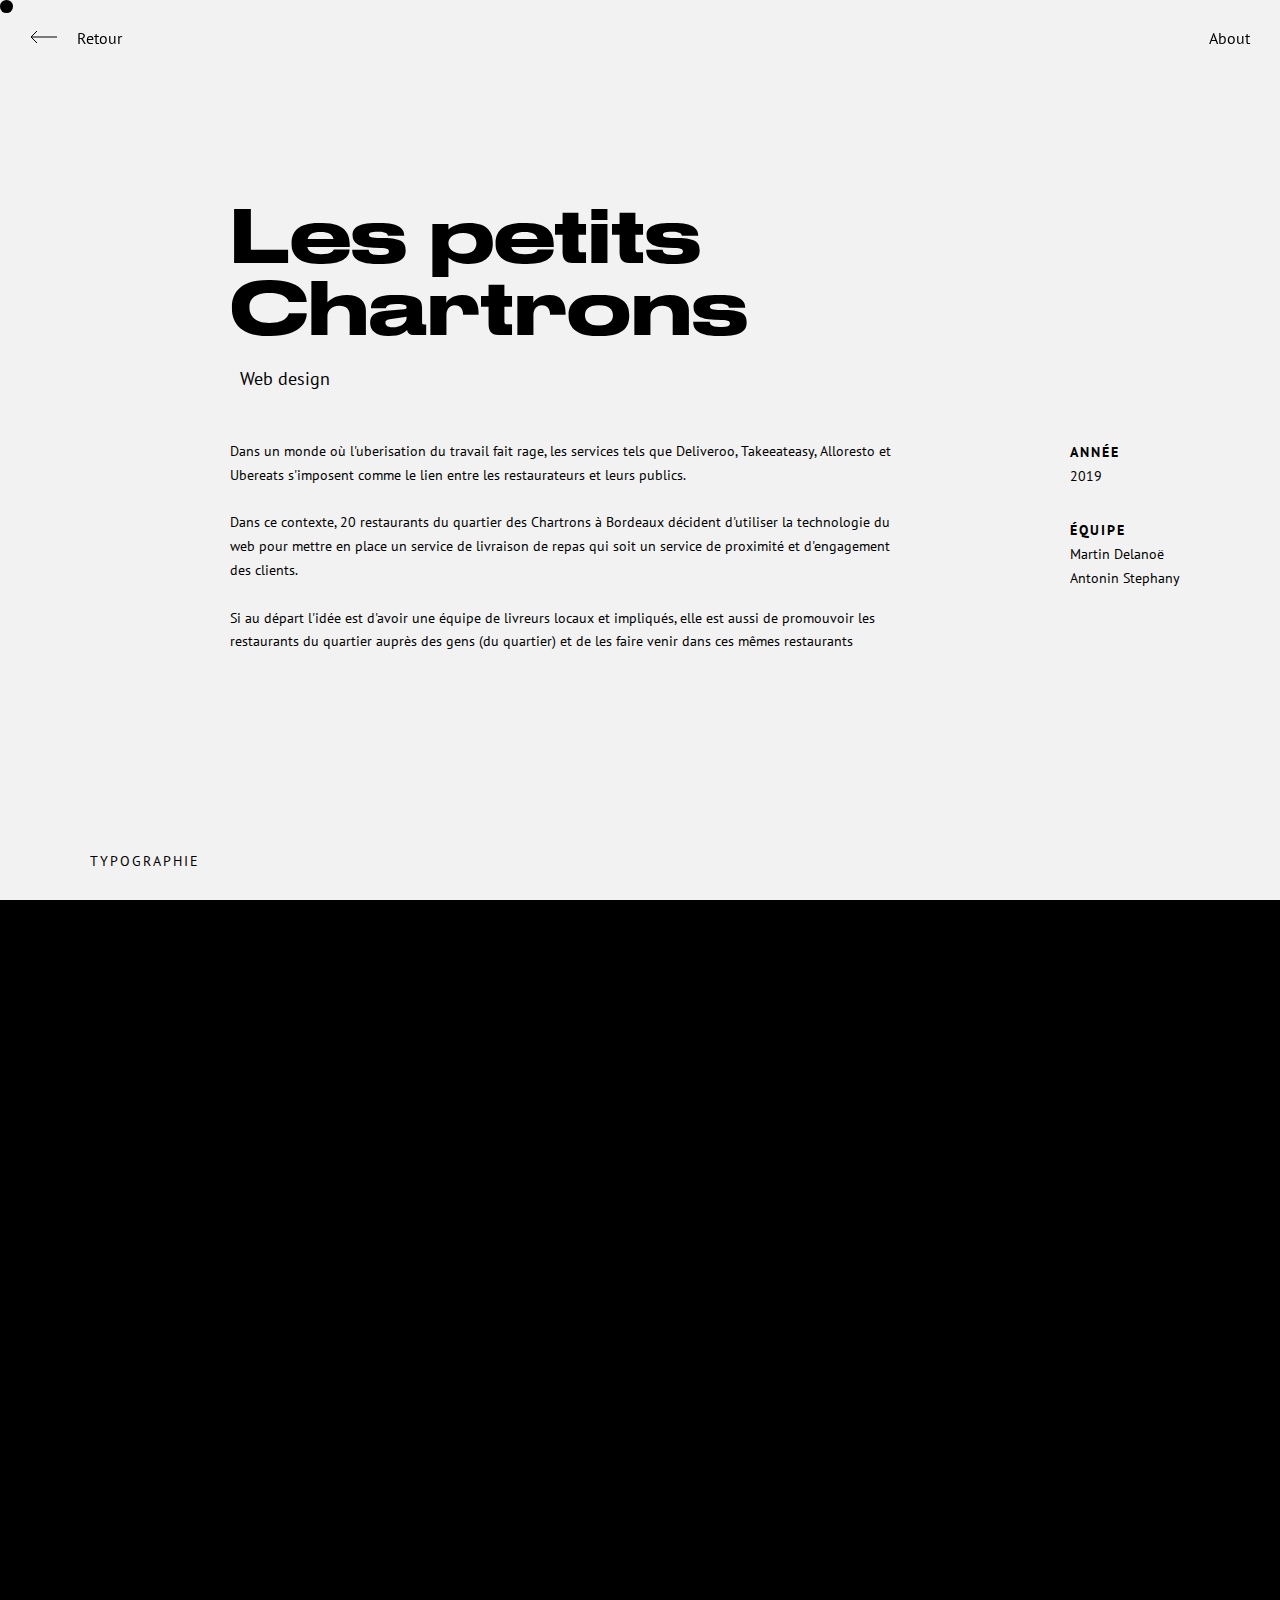
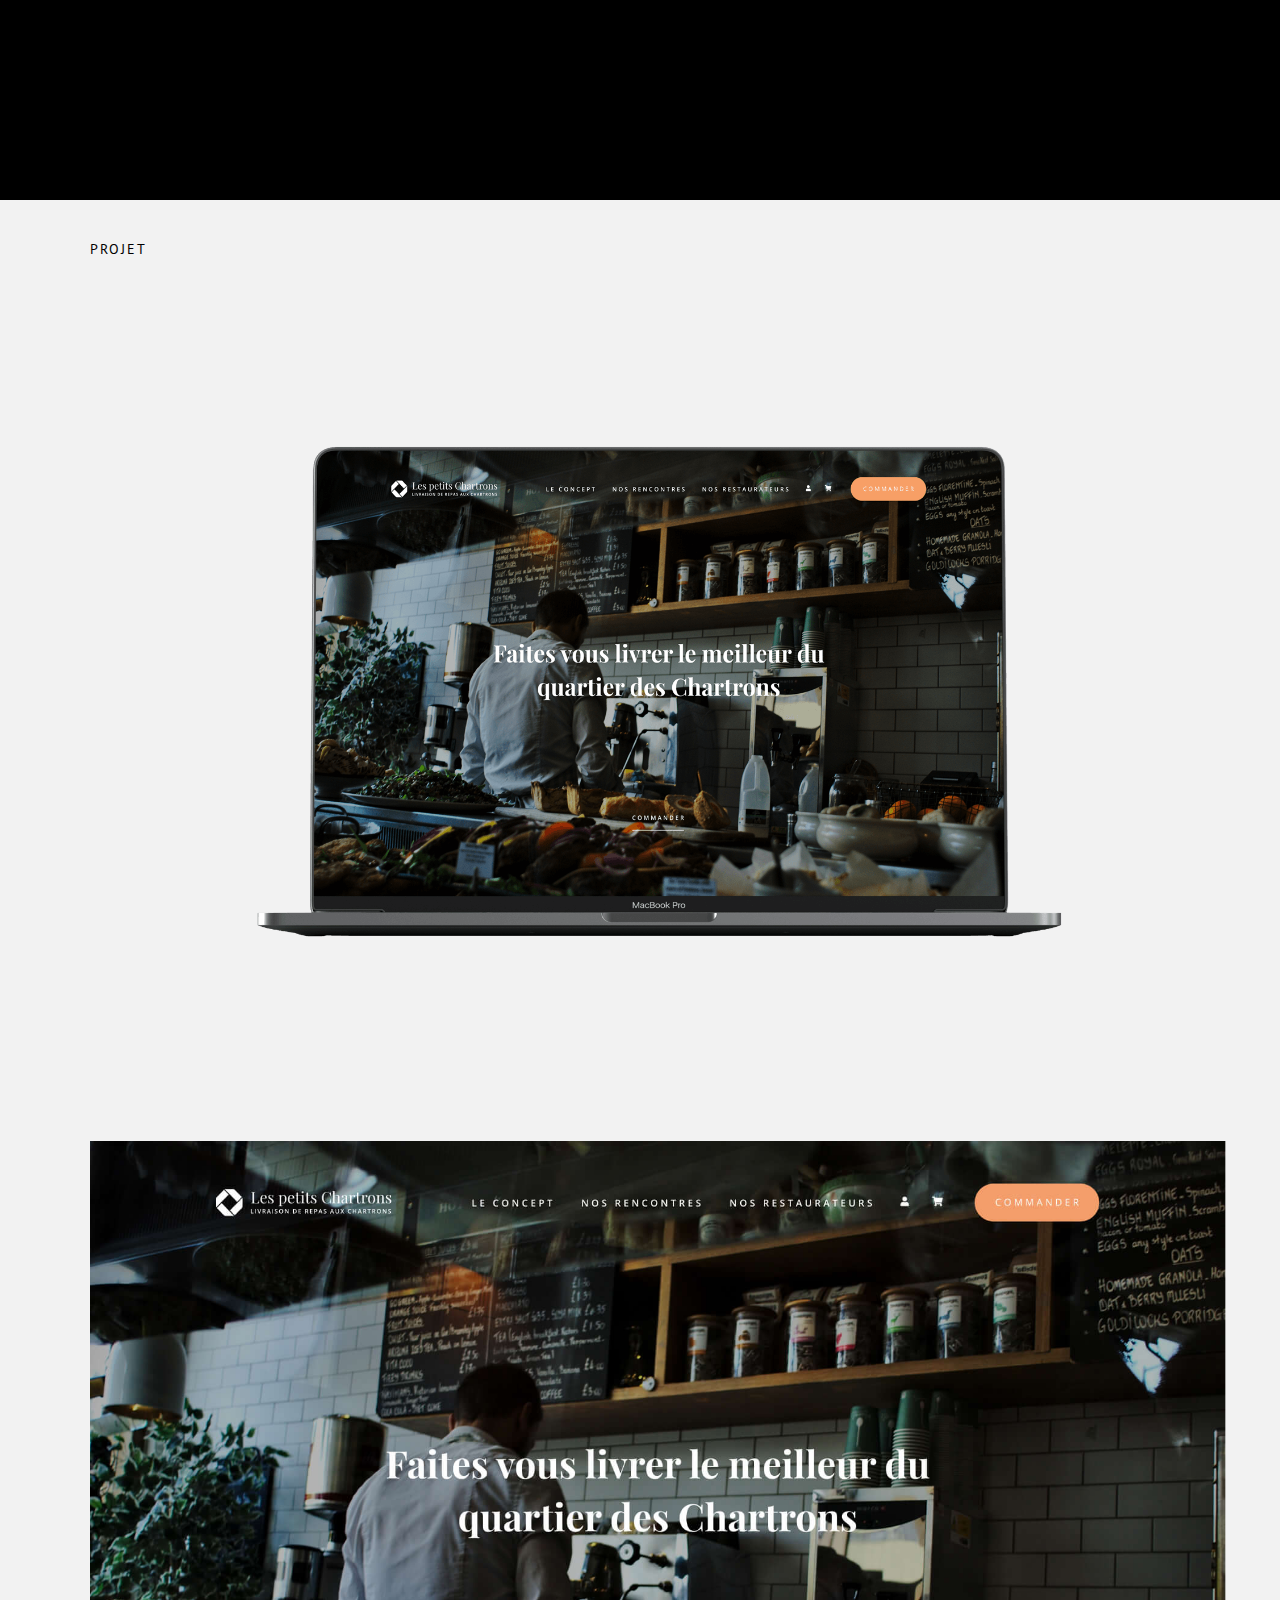
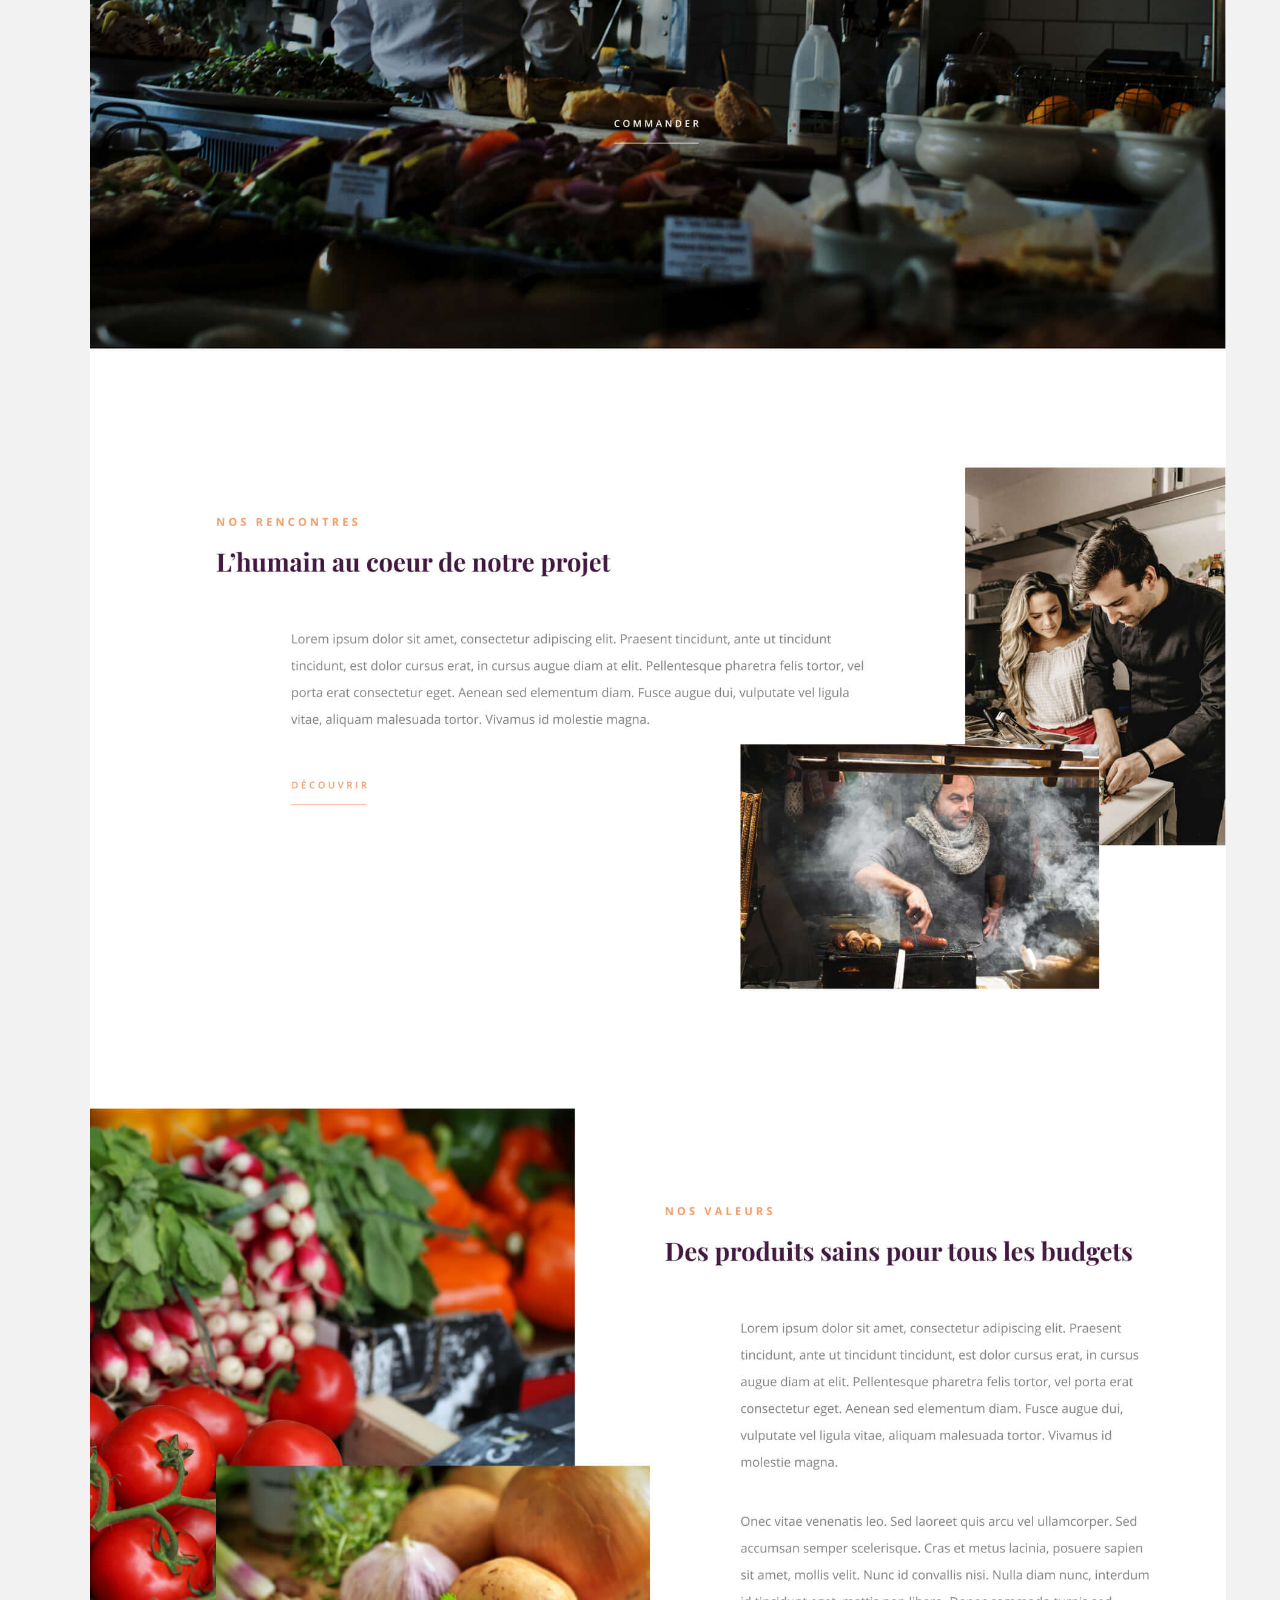
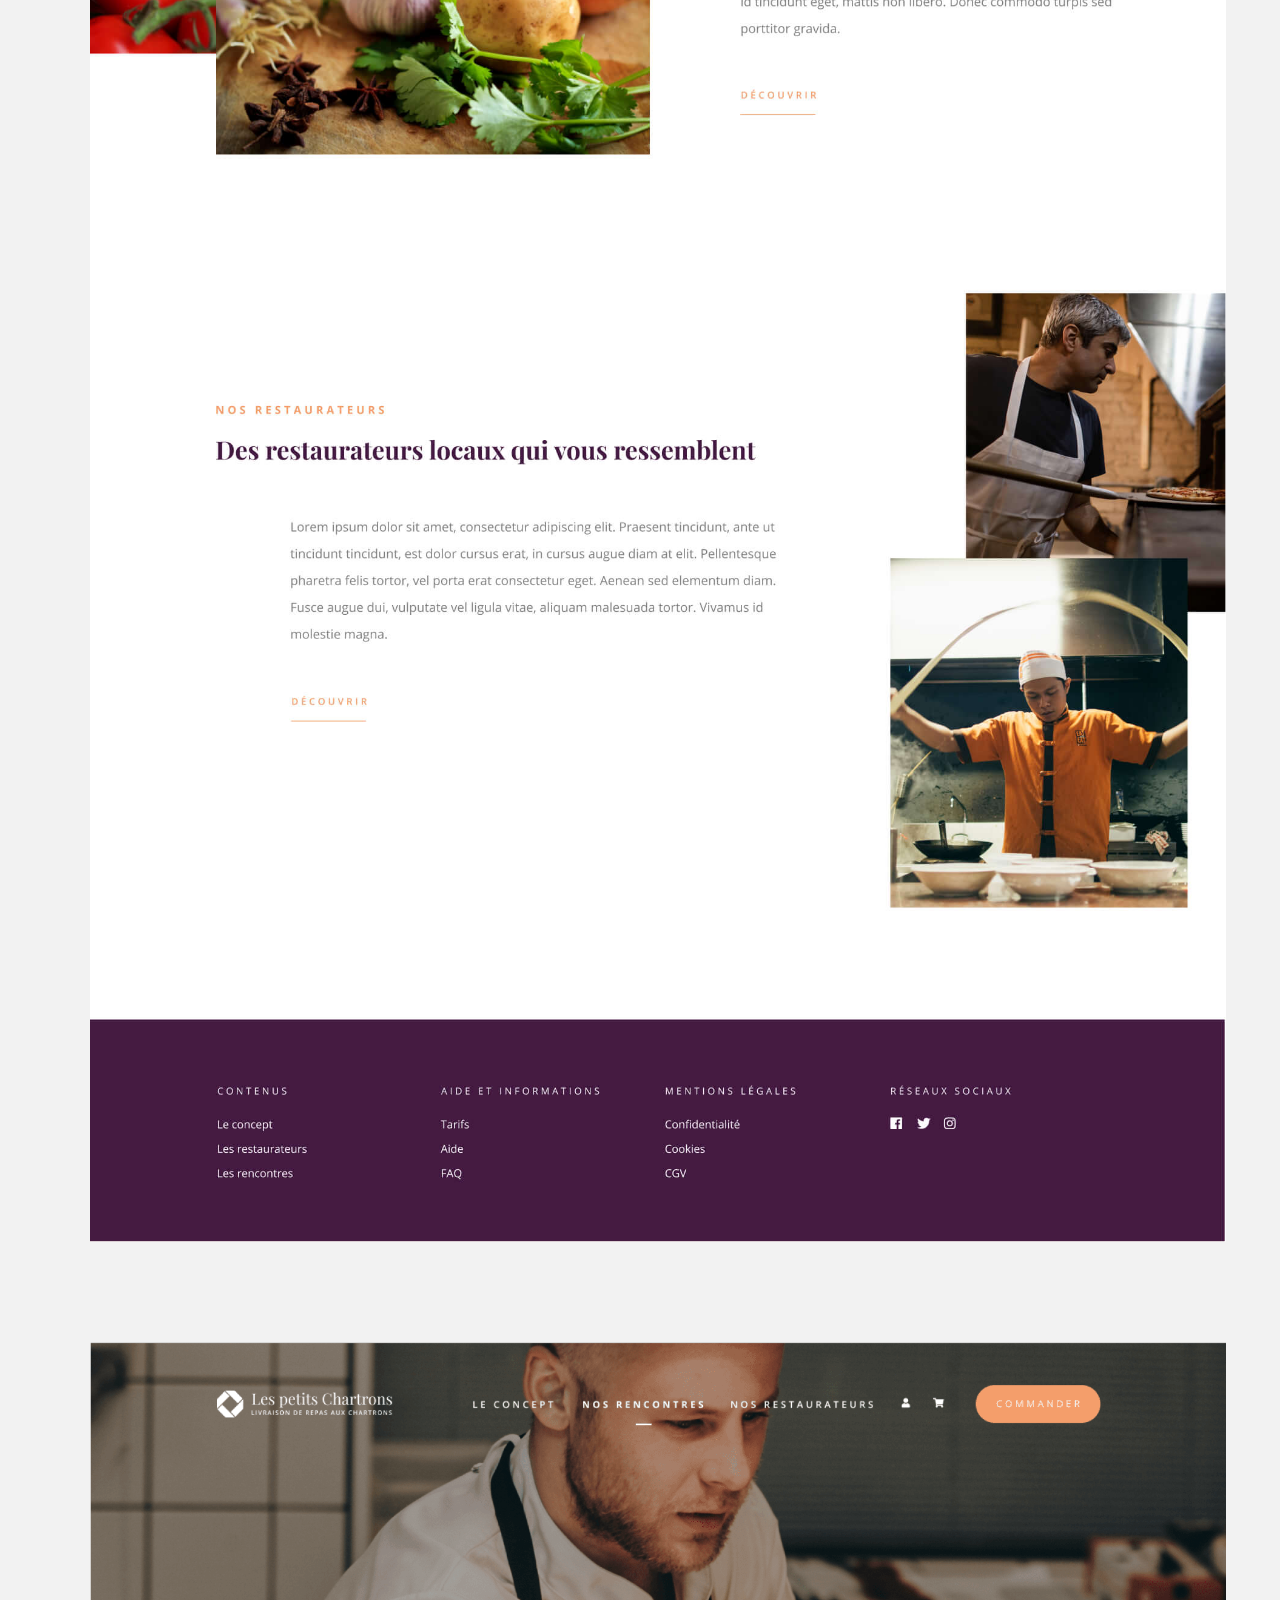
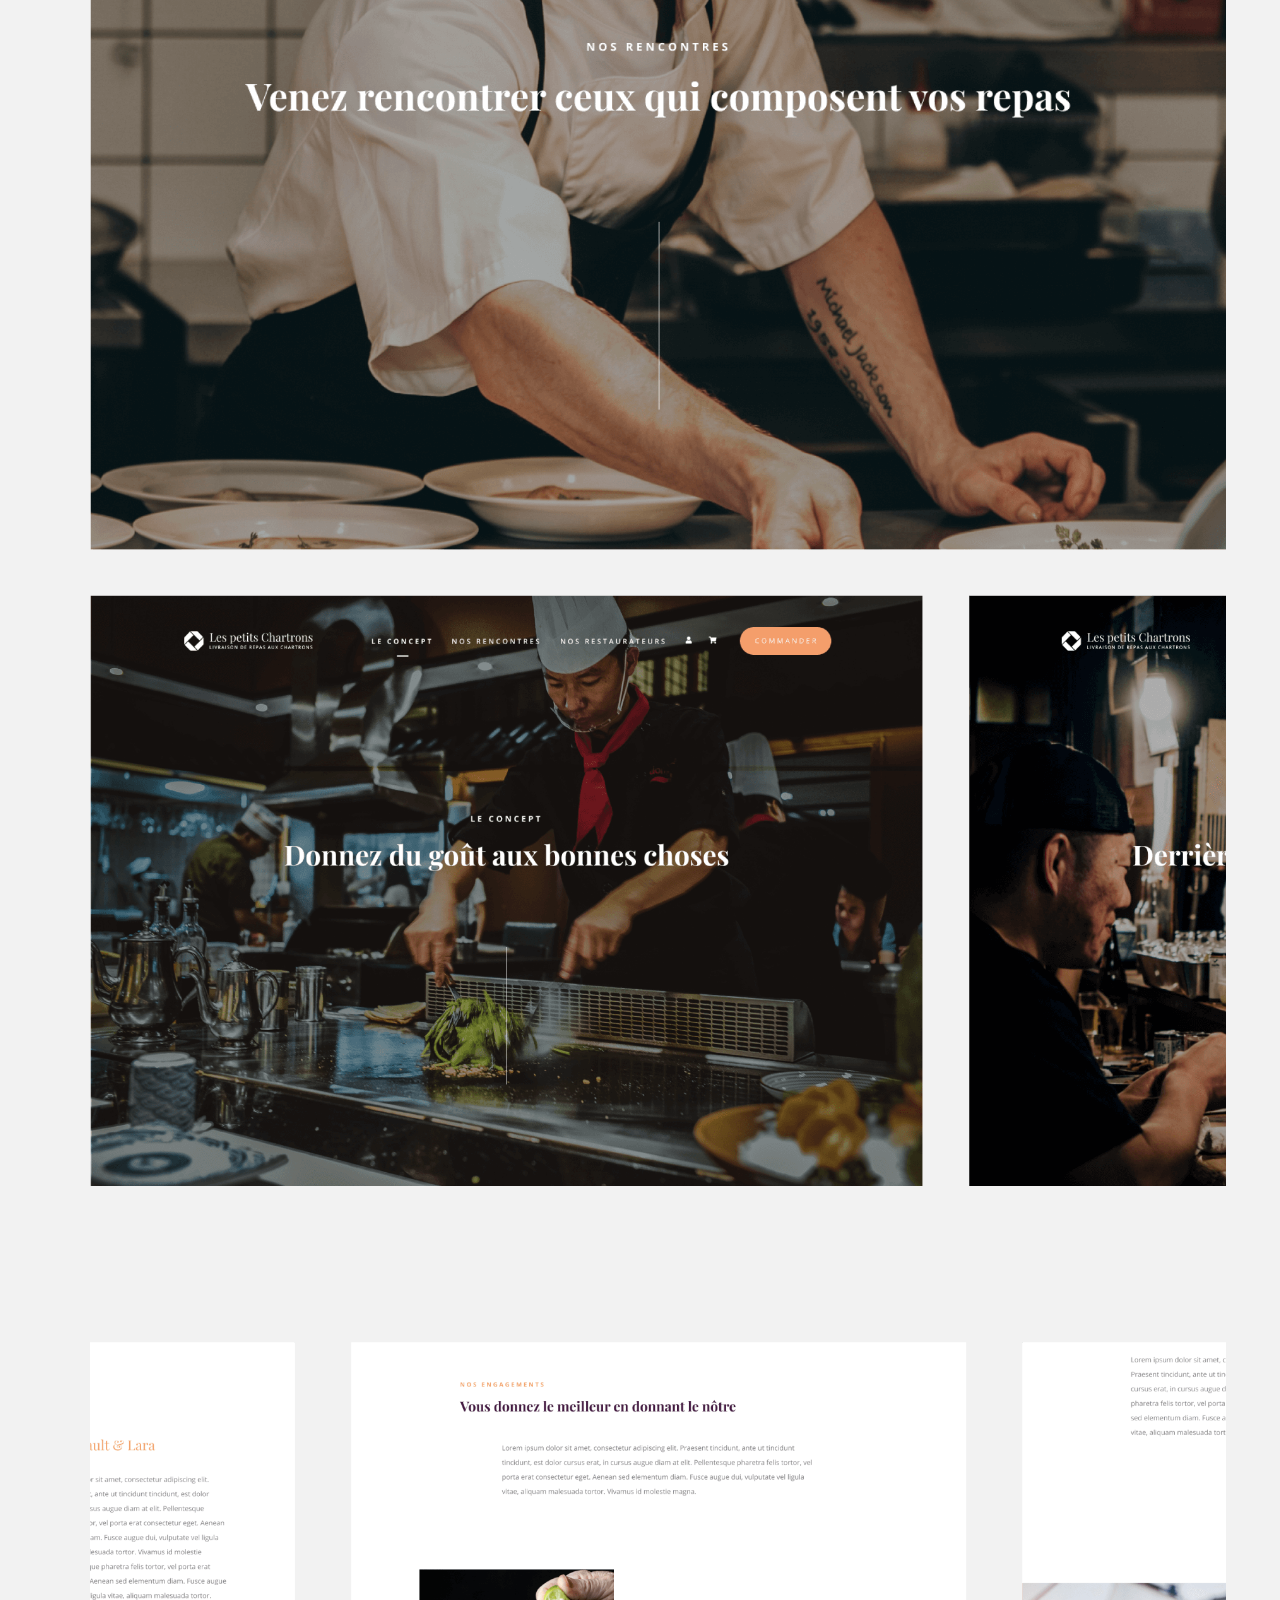
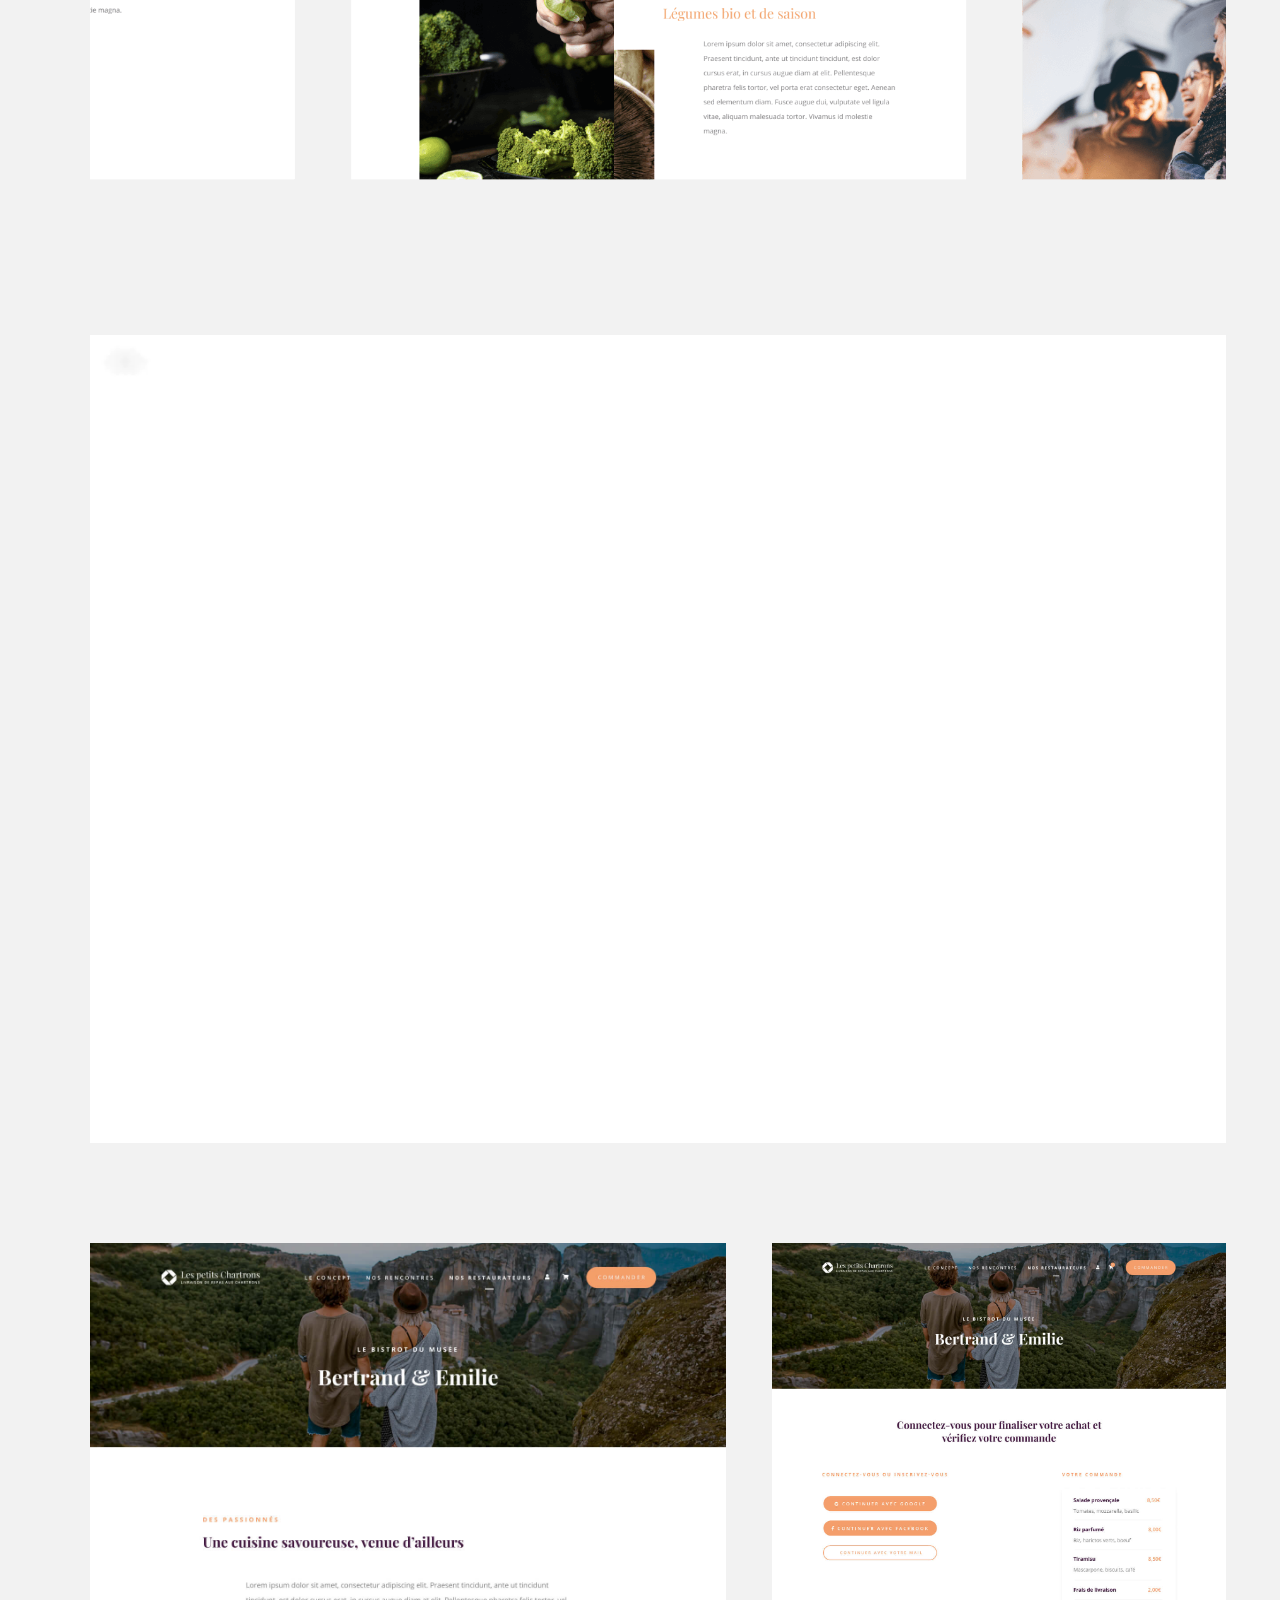
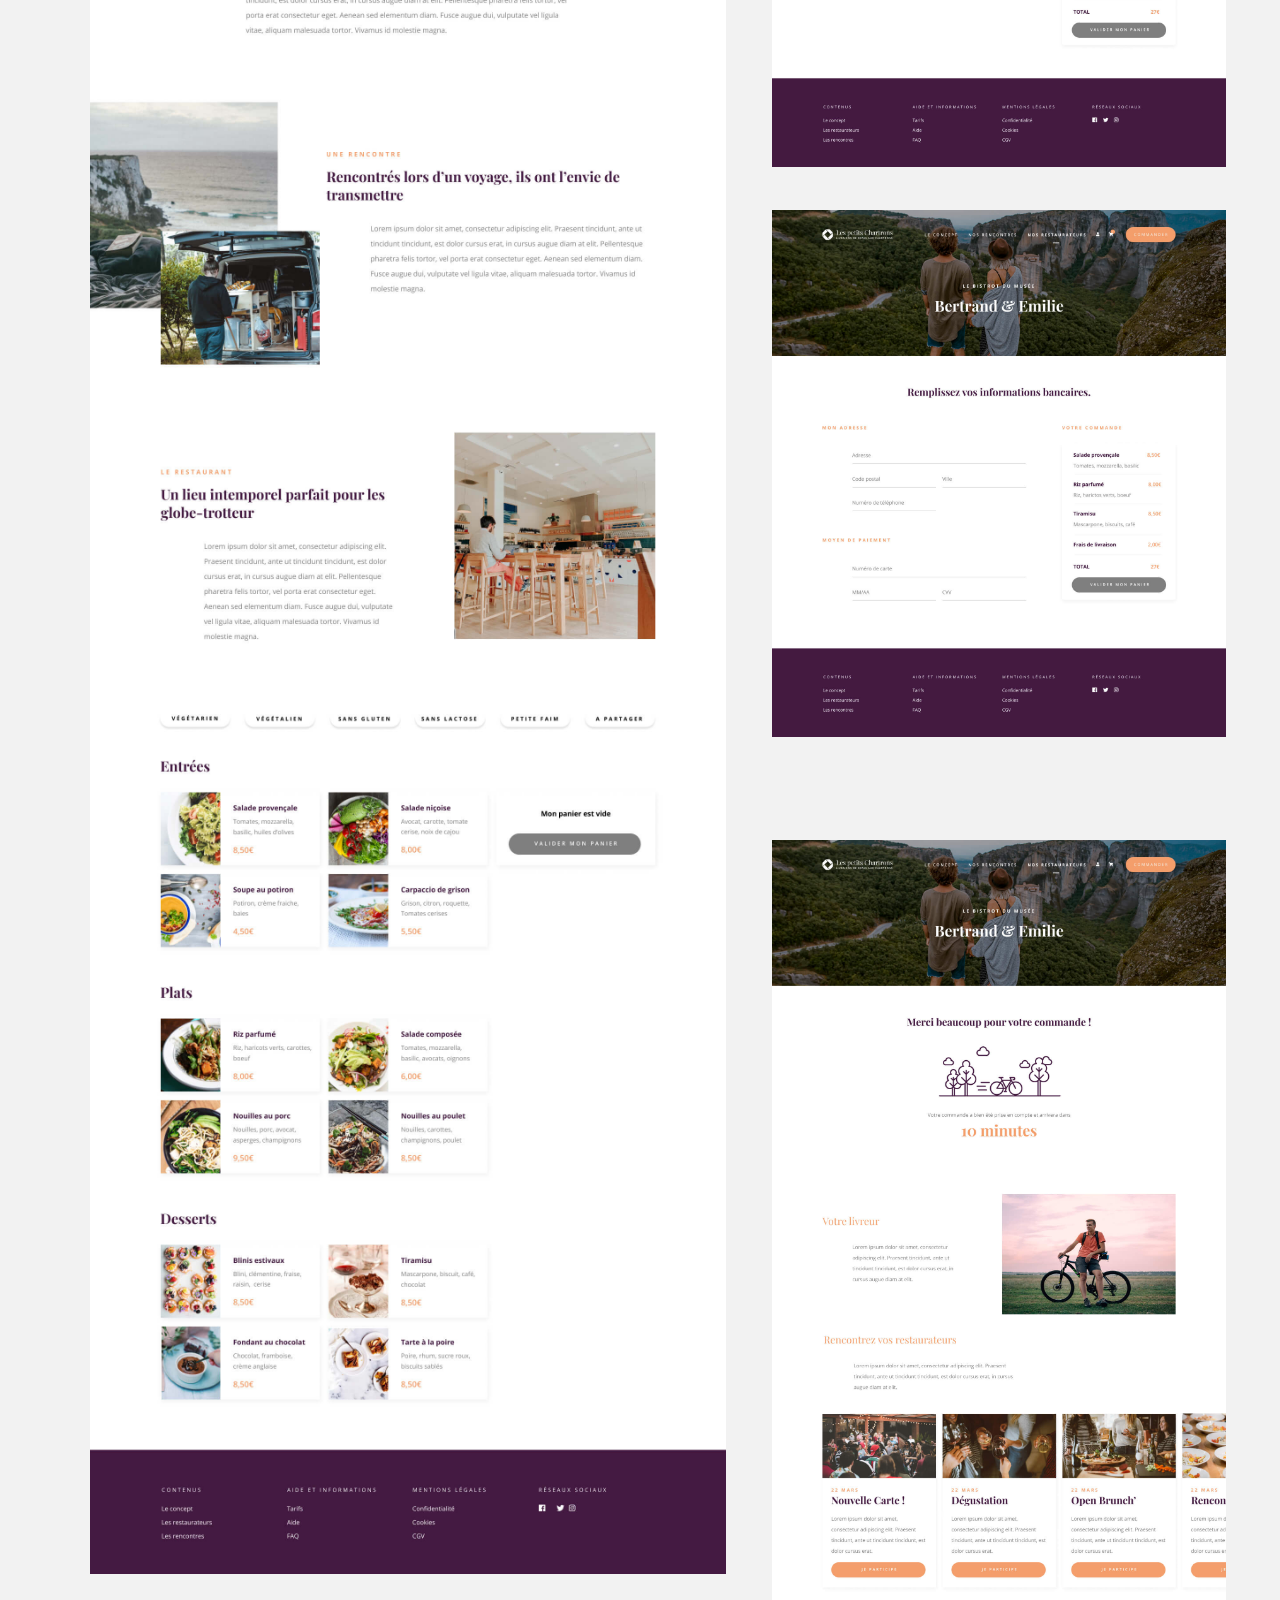
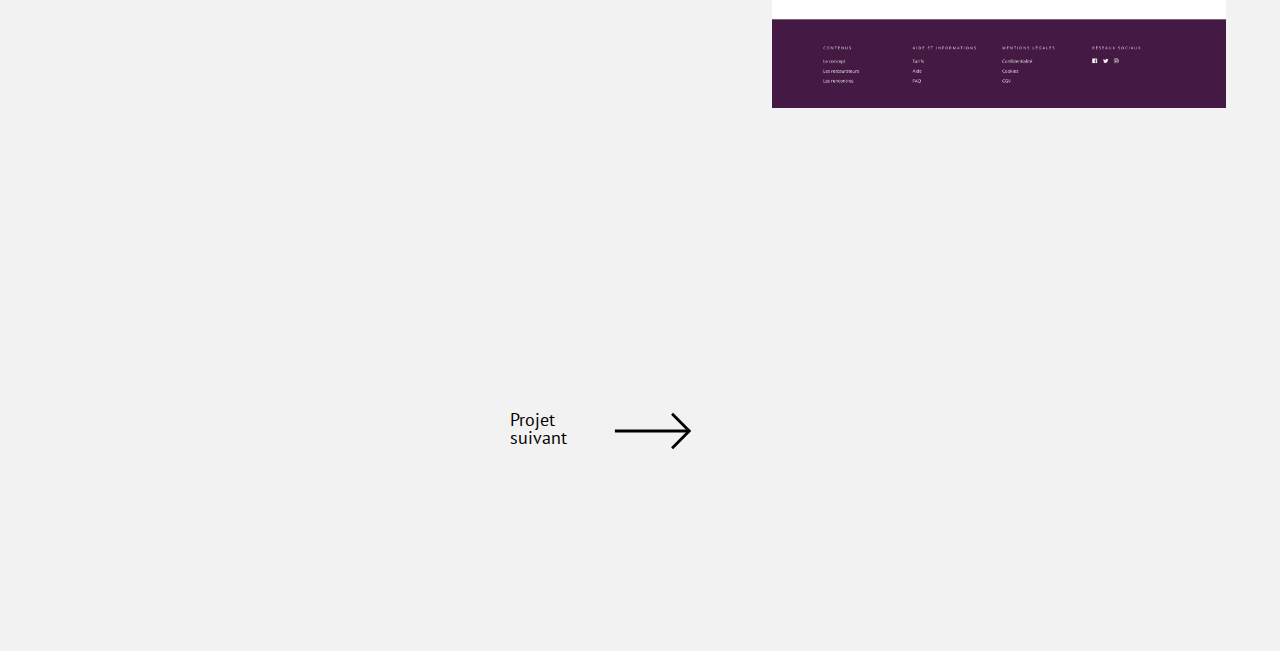
<file: project5.html>
<!DOCTYPE html>
    <head>
        <meta charset="utf-8">
        <meta http-equiv="X-UA-Compatible" content="IE=edge,chrome=1">
        <title>Antonin Stephany - Graphiste Webdesigner</title>
        <meta name="description" content="">
        <meta name=viewport content="width=device-width, initial-scale=1">
        <link href="https://fonts.googleapis.com/css?family=PT+Sans:400,700" rel="stylesheet">
        <link href="https://fonts.googleapis.com/css?family=Playfair+Display:400,700" rel="stylesheet">
        <link href="https://fonts.googleapis.com/css?family=Open+Sans:400,700" rel="stylesheet">
        <link rel="stylesheet" href="css/reset.css">
        <link rel="stylesheet" href="css/main.css">
        <link rel="icon" type="image/png" href="img/favicon.png" />
    </head>
    <body>
      <section class="animation-onload is-active">  
      </section>
      <section class="menu">
        <a href="index.html" class="retour"><img src="img/icons/arrow.svg"><span>Retour</span></a>
        <a href="about.html">About</a>
      </section>
      <main class="projects">
          <div class="description">
            <h1>Les petits Chartrons</h1>
            <div class="attr">
              <div class="line"></div>
              <h3>Web design</h3>
            </div>
          </div>
          <div class="descri-titles  descri-titles5">
            <p class="titles-d">Année</p>
            <p>2019</p>
            <p class="titles-d titles-d2">équipe</p>
            <p>Martin Delanoë<br>Antonin Stephany</p>
          </div>
          <p class="descri-txt descri-txt5">Dans un monde où l'uberisation du travail fait rage, les services tels que Deliveroo, Takeeateasy, Alloresto et Ubereats s'imposent comme le lien entre les restaurateurs et leurs publics. <br><br>Dans ce contexte, 20 restaurants du quartier des Chartrons à Bordeaux décident d'utiliser la technologie du web pour mettre en place un service de livraison de repas qui soit un service de proximité et d'engagement des clients. <br><br>Si au départ l'idée est d'avoir une équipe de livreurs locaux et impliqués, elle est aussi de promouvoir les restaurants du quartier auprès des gens (du quartier) et de les faire venir dans ces mêmes restaurants</p>
          <h4>Typographie</h4>
          <div class="typo typo-proj1-5">
            <span>Playfair Display</span>
            <span>regular - bold</span>
          </div>
          <div class="carac carac-proj1-5">
            ABCDEFGHIJKLMNOPQRSTUVWXYZ<br>abcdefghijklmnopqrstuvwxyz<br>0123456789
          </div>
          <div class="typo typo-proj2-5">
            <span>Open Sans</span>
            <span>regular - bold</span>
          </div>
          <div class="carac carac-proj2-5">
            ABCDEFGHIJKLMNOPQRSTUVWXYZ<br>abcdefghijklmnopqrstuvwxyz<br>0123456789
          </div>
          <h4>Couleurs</h4>
          <div class="colors colors5">
            <div></div>
            <div></div>
            <div></div>
          </div>
          <h4>Projet</h4>
          <div class="img-projectf">
            <img src="img/project5/1.png">
            <img src="img/project5/3.jpg">
            <img src="img/project5/3-.png">
            <img src="img/project5/5.png">
            <video autoplay muted loop>
              <source src="img/project5/7.mp4" type="video/mp4">
            </video>
            <div class="imgs-m">
              <img class="img-2t" src="img/project5/8.jpg">
              <div class="img-t">
                <img src="img/project5/9.jpg">
                <img src="img/project5/10.jpg">
                <img src="img/project5/11.jpg">
              </div>
            </div>
          </div>
          <a href="project1.html" class="next-project">
            <h3>Projet suivant</h3>
            <img src="img/icons/arrow.svg">
          </a>
      </main>
      <div class="cursor"></div>
      <script src="js/onload.js"></script>
      <script src="js/mouse.js"></script>
    </body>
    </html>
</file>
<file: css/main.css>
@font-face {
	font-family: "Druk Wide";
	src: url('DrukWide-Medium.otf') format('truetype');
  font-weight: normal;
  font-style: normal;
}
@font-face {
	font-family: "Aller";
	src: url('Aller_Bd.ttf') format('truetype');
  font-weight: bold;
  font-style: normal;
}
@font-face {
	font-family: "Aller";
	src: url('Aller_Lt.ttf') format('truetype');
  font-weight: light;
  font-style: normal;
}
@font-face {
	font-family: "Inter UI";
	src: url('Inter-Bold.woff') format('truetype');
  font-weight: bold;
  font-style: normal;
}
@font-face {
	font-family: "Inter UI";
	src: url('Inter-Regular.woff') format('truetype');
  font-weight: regular;
  font-style: normal;
}

body{
  background-color: #F2F2F2;
}
a, p, span{
  font-family: PT Sans;
}
a{
  text-decoration: none;
  color:#000;
}
/** elements fixed **/
.menu h1{
  position: fixed;
  top: 30px;
  left: 30px;
  font-family: Druk Wide;
  font-size: 14px;
  letter-spacing: 3px;
  text-transform: uppercase;
	z-index: 4;
}
.scroll{
  transform-origin: top right;
  transform: rotate(90deg);
  position: fixed;
  right: 30px;
  top: calc(100vh - 30px);
  display: flex;
  z-index: 4;
}
.scroll img{
  padding: 2px;
  padding-left: 15px;
}
.list-social{
  display: flex;
  transform-origin: 0% 0%;
  transform: rotate(-90deg);
  position: fixed;
  top: calc(100vh - 30px);
  left: 30px;
  z-index: 4;
}
.list-social li{
  display: inline-block;
  padding-right: 35px;
}
.menu > a{
  position: fixed;
  right: 30px;
  top: 30px;
  z-index: 4;
}
/**cursor**/
.cursor {
	width: 1vw;
	height: 1vw;
	border-radius: 50%;
	background-color: #000000;
	position: fixed;
	top: 0;
	left: 0;
	pointer-events: none;
	z-index: 400;
	opacity: 1;
	transition: width .2s ease-out, height .2s ease-out, opacity .2s ease-out;
}
.cursor.hover{
	width: 3vw;
	height: 3vw;
	opacity: 0.2;
}
.cursor.hidden{
	width: 0vw;
	height: 0vw;
}
/**about**/
.about{
	display: flex;
	flex-direction: column;
	grid-column-start: 6;
  grid-column-end: 11;
}
.about h2{
	margin-top: 0px;
	margin-bottom: 50px;
	color: #000000;
	transform: translateY(0%);
}
.about p{
	font-family: PT Sans;
	font-size: 16px;
	line-height: 140%;
	padding-top: 20px;
	color: #000000;
}
/** projects **/
main{
  display: grid;
  grid-template-columns: auto 16px 120px 120px 120px 120px 120px 120px 120px 120px 16px auto;
  grid-column-gap: 20px;
  grid-row-gap: 200px;
  margin-top: 200px;
  margin-bottom: 200px;
  position: relative;
}
h2{
  font-family: Druk Wide;
  font-size: 72px;
}
/** img projects **/
main img{
  width: 100%;
}
main .img-lien1{
  grid-row-start: 1;
  grid-column-start: 3;
  grid-column-end: 8;
}
main .img-lien2{
  grid-row-start: 2;
  grid-column-start: 5;
  grid-column-end: 9;
}
main .img-lien3{
  grid-row-start: 3;
  grid-column-start: 7;
  grid-column-end: 11;
}
main .img-lien4{
  grid-row-start: 4;
  grid-column-start: 4;
  grid-column-end: 9;
}
main .img-lien5{
  grid-row-start: 5;
  grid-column-start: 3;
  grid-column-end: 7;
}

/** h2 projects **/
main .h2-lien1{
  grid-row-start: 1;
  grid-column-start: 6;
	z-index: 3;
	pointer-events: none;
}
main .h2-lien2{
  grid-row-start: 2;
  grid-column-start: 7;
	z-index: 3;
	pointer-events: none;
}
main .h2-lien3{
  grid-row-start: 3;
  grid-column-start: 6;
	z-index: 3;
	pointer-events: none;
}
main .h2-lien4{
  grid-row-start: 4;
  grid-column-start: 7;
	z-index: 3;
	pointer-events: none;
}
main .h2-lien5{
  grid-row-start: 5;
  grid-column-start: 5;
	z-index: 3;
	pointer-events: none;
}

/** line + text **/
main .type-p{
  display: flex;
  width: 150px;
  align-items: center;
  transform: rotate(-90deg);
  height: 16px;
  transform-origin: 0 0;
  align-self: end;
  transform-origin: 8px 8px;
  transition: 0.6s cubic-bezier(.165,.84,.44,1);
  position: relative;
}
main .p1{
  grid-row-start: 1;
  grid-column-start: 8;
}
main .p2{
  grid-row-start: 2;
  grid-column-start: 9;
}
main .p3{
  grid-row-start: 3;
  grid-column-start: 11;
}
main .p4{
  grid-row-start: 4;
  grid-column-start: 9;
}
main .p5{
  grid-row-start: 5;
  grid-column-start: 7;
}
.line{
    width: 0px;
    height: 1px;
    margin-right: 10px;
    margin-top: 2px;
    border-width: 1px;
    border-top-style: solid;
    border-top-color: #000;
}
/**projects**/
.projects img{
	cursor: inherit;
}
h3{
	font-family: PT Sans;
	font-size: 18px;
}
.attr .line{
	margin-top: 7px;
}
.descri-txt{
	font-size: 14px;
	line-height: 170%;
	grid-row-start: 1;
  grid-column-start: 4;
  grid-column-end: 9;
  margin-top: 170px;
}
.descri-titles{
	grid-row-start: 1;
  grid-column-start: 10;
  grid-column-end: 11;
  margin-top: 170px;
	font-size: 14px;
	line-height: 24px;
}
.descri-titles5, .descri-txt5{
	margin-top: 240px;
}
.titles-d{
	text-transform: uppercase;
	letter-spacing: 2px;
	font-weight: bold;
}
.titles-d2{
	padding-top: 30px;
}
.retour{
	position: fixed;
  top: 30px;
  left: 30px;
  transition: 0.2s cubic-bezier(.165,.84,.44,1);
  width: fit-content;
}
.retour img{
	transform: rotate(180deg);
	padding-left: 20px;
	margin-left: 0px;
	transition: 0.2s cubic-bezier(.165,.84,.44,1);
}
.retour:hover img{
	padding-left: 30px;
	margin-left: -10px;
}
.projects h1{
	font-family: Druk Wide;
  font-size: 72px;
	margin-bottom: 26px;
}
main .attr{
	display: flex;
}
main .description{
  grid-row-start: 1;
  grid-column-start: 4;
	grid-column-end: 11;
}
video{
	padding-bottom: 100px;
	width: 100%;
}
/**Typographie**/
h4{
	grid-column-start: 3;
	font-family: PT Sans;
	font-size: 14px;
	letter-spacing: 2px;
	text-transform: uppercase;
}
.typo{
	grid-row-start: 2;
	grid-column-start: 5;
	grid-column-end: 7;
	display: flex;
	flex-direction: column;
	margin-top: 100px;
}
.carac{
	grid-row-start: 2;
	grid-column-start: 7;
	display: flex;
	margin-top: 100px;
	font-size: 18px;
	letter-spacing: 2px;
	line-height: 145%;
}
/** typo project1**/
h4:first-of-type{
	grid-row-start: 2;
}
.typo-proj1 span:first-of-type{
	font-family: Aller;
	font-weight: bold;
	font-size: 48px;
}
.typo-proj1 span:nth-of-type(2){
	font-family: Aller;
	font-weight: light;
	font-size: 18px;
	padding-top: 8px;
}
.carac-proj1{
	font-family: Aller;
	font-weight: bold;
}
.typo-proj2 span:first-of-type{
	font-family: Roboto;
	font-weight: 900;
	font-size: 48px;
}
.typo-proj2 span:nth-of-type(2){
	font-family: Roboto;
	font-weight: 300;
	font-size: 18px;
	padding-top: 8px;
}
.typo-proj2{
	margin-top: 260px;
}
.carac-proj2{
	font-family: Roboto;
	font-weight: 900;
	margin-top: 260px;
}
/** typo project2**/
.typo-proj1-2 span:first-of-type{
	font-family: Oswald;
	font-weight: bold;
	font-size: 48px;
}
.typo-proj1-2 span:nth-of-type(2){
	font-family: Oswald;
	font-weight: bold;
	font-size: 18px;
	padding-top: 8px;
}
.carac-proj1-2{
	font-family: Oswald;
	font-weight: bold;
}
.typo-proj2-2 span:first-of-type{
	font-family: Inter UI;
	font-weight: 900;
	font-size: 48px;
}
.typo-proj2-2 span:nth-of-type(2){
	font-family: Inter UI;
	font-weight: 300;
	font-size: 18px;
	padding-top: 8px;
}
.typo-proj2-2{
	margin-top: 260px;
}
.carac-proj2-2{
	font-family: Inter UI;
	font-weight: 300;
	margin-top: 260px;
}
/** typo project3**/
.typo-proj1-3 span:first-of-type{
	font-family: Merriweather;
	font-weight: regular;
	font-size: 38px;
}
.typo-proj1-3 span:nth-of-type(2){
	font-family: Merriweather;
	font-weight: regular;
	font-size: 16px;
	padding-top: 8px;
}
.carac-proj1-3{
	font-family: Merriweather;
	font-weight: regular;
}
.typo-proj2-3 span:first-of-type{
	font-family: Source Sans Pro;
	font-weight: 600;
	font-size: 48px;
}
.typo-proj2-3 span:nth-of-type(2){
	font-family: Source Sans Pro;
	font-weight: 300;
	font-size: 18px;
	padding-top: 8px;
}
.typo-proj2-3{
	margin-top: 260px;
}
.carac-proj2-3{
	font-family: Source Sans Pro;
	font-weight: 400;
	margin-top: 260px;
}
/** typo project4**/
.typo-proj1-4 span:first-of-type{
	font-family: Cabin;
	font-weight: 700;
	font-size: 48px;
}
.typo-proj1-4 span:nth-of-type(2){
	font-family: Cabin;
	font-weight: 400;
	font-size: 18px;
	padding-top: 8px;
}
.carac-proj1-4{
	font-family: Cabin;
	font-weight: 400;
}
/** typo project5**/
.typo-proj1-5 span:first-of-type{
	font-family: Playfair;
	font-weight: 700;
	font-size: 36px;
}
.typo-proj1-5 span:nth-of-type(2){
	font-family: Playfair;
	font-weight: 400;
	font-size: 18px;
	padding-top: 8px;
}
.carac-proj1-5{
	font-family: Playfair;
	font-weight: 400;
}
.typo-proj2-5 span:first-of-type{
	font-family: Open Sans;
	font-weight: 700;
	font-size: 48px;
}
.typo-proj2-5 span:nth-of-type(2){
	font-family: Open Sans;
	font-weight: 400;
	font-size: 18px;
	padding-top: 8px;
}
.typo-proj2-5{
	margin-top: 260px;
}
.carac-proj2-5{
	font-family: Open Sans;
	font-weight: 400;
	margin-top: 260px;
}
/**couleurs**/
h4:nth-of-type(2){
	grid-row-start: 3;
}
.colors{
	margin-top: 100px;
	grid-row-start: 3;
	grid-column-start: 4;
	grid-column-end: 10;
	display: grid;
	 grid-template-columns: 260px 260px 260px;
	 grid-column-gap: 20px;
	 grid-row-gap: 20px;
}
.colors div{
	height: 150px;
	background-color: #000;
}
/*couleurs project1**/
.colors1 div:first-of-type{
	background-color: #0A164F;
}
.colors1 div:nth-of-type(2){
	background-color: #6ED2E1;
}
.colors1 div:nth-of-type(3){
	background-color: #7ED06B;
}
.colors1 div:nth-of-type(4){
	background-color: #FF7183;
}
.colors1 div:nth-of-type(5){
	background-color: #FF8F68;
}
.colors1 div:nth-of-type(6){
	background-color: #FECE5C;
}
/*couleurs project2**/
.colors2 div:first-of-type{
	background-color: #FF0000;
}
.colors2 div:nth-of-type(2){
	background-color: #0000FF;
}
.colors2 div:nth-of-type(3){
	background-color: #151515;
}
.colors2 div:nth-of-type(4){
	background-color: #777777;
}
/*couleurs project3**/
.colors3 div:first-of-type{
	background-color: #1C4468;
}
.colors3 div:nth-of-type(2){
	background-color: #636363;
}
.colors3 div:nth-of-type(3){
	background-color: #E9EDF0;
}
/*couleurs project4**/
.colors4 div:first-of-type{
	background-color: #22E3B7;
}
.colors4 div:nth-of-type(2){
	background-color: #18004A;
}
.colors4 div:nth-of-type(3){
	background-color: #407eda;
}
.colors4 div:nth-of-type(4){
	background-color: #da40af;
}
.colors4 div:nth-of-type(5){
	background-color: #ff2a4e;
}
.colors4 div:nth-of-type(6){
	background-color: #f27068;
}
.colors4 div:nth-of-type(7){
	background-color: #fdd515;
}
/*couleurs project5**/
.colors5 div:first-of-type{
	background-color: #931449;
}
.colors5 div:nth-of-type(2){
	background-color: #f49e6b;
}
.colors5 div:nth-of-type(3){
	background-color: #7f7f7f;
}
/**projet final**/
h4:nth-of-type(3){
	grid-row-start: 4;
}
.img-projectf{
	margin-top: 100px;
	grid-column-start: 3;
	grid-column-end: 12;
	grid-row-start: 4;
	display: flex;
	flex-direction: column;
}
.img-projectf img{
	padding-bottom: 100px;
}
.imgs-m{
	display: flex;
	justify-content: space-between;
	align-items: flex-start;
}
.img-projectf .img-m{
	width: 48%;
}
.img-projectf .img-t{
	width: 40%;
}
.img-projectf .img-2t{
	width: 56%;
}
.img-t img:first-of-type{
	padding-bottom: 40px;
}
/**next project**/
.next-project{
	grid-row-start: 5;
  grid-column-start: 6;
	grid-column-end: 9;
	display: flex;
	z-index:3;
	width: fit-content;

}
.next-project img{
	padding-left: 20px;
	transition: 0.2s cubic-bezier(.165,.84,.44,1);;

}
.next-project:hover img{
	padding-left: 30px;
}
/**responsive**/
@media screen and (max-width: 1200px) {
	h2{
		font-size: 64px;
	}
	main{
	  grid-template-columns: auto 16px 80px 80px 80px 80px 80px 80px 80px 80px 16px auto;
	  grid-column-gap: 16px;
	  grid-row-gap: 100px;
	  margin-top: 150px;
	  margin-bottom: 150px;
	}
	main .description{
		grid-column-start: 3;
	}
	.descri-txt {
		grid-column-start: 3;
	}
	.descri-titles{
		grid-column-start: 9;
		padding-left: 20px;
	}
	main h2 {
    	margin-top: 40px;
	}
	main .h2-lien2 {
		margin-top: 70px;
	}
	.line {
    	width: 15px;
	}
	.typo {
    	grid-column-start: 3;
	}
	.colors{
		grid-column-start: 3;
		grid-column-end: 11;
		grid-template-columns: 240px 240px 240px;
		grid-column-gap: 16px;
		grid-row-gap: 16px;
	}
	.container-anim-loop{
		display: none;
	}
}
@media screen and (max-width: 948px) {
	h2{
		font-size: 38px;
	}
	main{
		grid-template-columns: auto 42px auto 30px 20px 42px auto;
		grid-column-gap: 18px;
		grid-row-gap: 100px;
		margin-top: 100px;
		margin-bottom: 100px;
	}
	main h2, main .h2-lien2{
		margin-top: 0px;
	}
	main .h2-lien1, main .h2-lien2, main .h2-lien3, main .h2-lien4, main .h2-lien5{
		transform: rotate(180deg);
		grid-column-start: 4;
		writing-mode:vertical-rl;
	}
	main .img-lien1, main .img-lien2, main .img-lien3, main .img-lien4, main .img-lien5{
		grid-column-start: 3;
		grid-column-end: 4;
	}
	main .type-p {
		grid-column-start: 5;
	}
	main img{
		min-height: 535px;
    	object-fit: cover;
	}
	/** projects **/
	main.projects{
		grid-template-columns: auto 16px 60px 60px 60px 60px 60px 60px 60px 60px 16px auto;
		grid-column-gap: 16px;
		grid-row-gap: 100px;
		margin-top: 150px;
		margin-bottom: 150px;
	}
	.colors{
		grid-template-columns: 197px 197px 197px;
	}
	.carac {
		font-size: 15px;
		letter-spacing: 1px;
	}
	.projects img{
		    min-height: auto;
			object-fit: contain;
	}
	/**about**/
	.about{
		grid-column-start: 3;
    	grid-column-end: 5;
	}
}
@media screen and (max-width: 694px) {
	main.projects{
		grid-template-columns: auto 16px 40px 40px 40px 40px 40px 40px 40px 40px 16px auto;
		grid-column-gap: 16px;
		grid-row-gap: 100px;
		margin-top: 150px;
		margin-bottom: 150px;
	}
	main .description {
		grid-column-start: 3;
		grid-column-end: 11;
	}
	.descri-titles {
		grid-column-start: 3;
		grid-column-end: 11;
	}
	.descri-txt {
		font-size: 14px;
		line-height: 170%;
		grid-row-start: 2;
		grid-column-end: 11;
		margin-top: 0px;
	}
	h4:first-of-type {
		grid-row-start: 3;
	}
	.typo {
		grid-row-start: 3;
	}
	.carac {
		grid-row-start: 3;
		grid-column-start: 6;
	}
	.colors {
		grid-row-start: 4;
		grid-template-columns: 145px 145px 145px;
	}
	h4:nth-of-type(2) {
		grid-row-start: 4;
	}
	h4:nth-of-type(3) {
		grid-row-start: 5;
	}
	.img-projectf {
		grid-row-start: 5;
	}
	.next-project {
		grid-row-start: 6;
		grid-column-start: 5;
    	grid-column-end: 10;
	}
	.imgs-m{
		flex-direction: column;
	}
	.img-projectf .img-m {
		width: 100%;
	}
	.projects h1{
		font-size: 62px;
	}
	.img-projectf .img-2t {
		width: 100%;
	}
	.img-projectf .img-t {
		width: 100%;
	}
	.typo-proj2-2 span:first-of-type {
		font-size: 42px;
	}
	.typo-proj1-3 span:first-of-type {
		font-size: 23px;
	}
}
@media screen and (max-width: 550px) {
	main{
		display: flex;
		flex-direction: column;
		margin: 100px 16px;
		grid-row-gap: 20px;
	}
	h2{
		font-size: 32px;
	}
	main .h2-lien1, main .h2-lien2, main .h2-lien3, main .h2-lien4, main .h2-lien5{
		transform: rotate(0deg);
		writing-mode: horizontal-tb;
	}
	main .type-p{
		align-self: start;
		transform: rotate(0deg);
	}
	.scroll{
		display: none;
	}
	.list-social{
		display: none;
	}
	.menu h1 {
		width: 79vw;
		left: 16px;
	}
	.menu>a{
		right: 16px;
	}
	/**projects **/
	main.projects{
		margin: 100px 30px;
		grid-row-gap: 50px;
	}
	.descri-titles, .typo, .carac, .colors, .img-projectf{
		margin-top: 0px;
	}
	.colors{
		grid-template-columns: 33% 33% 33%;
		grid-column-gap: 10px;
    	grid-row-gap: 10px;
	}
	.colors div {
		height: 76px;
	}
	.projects h1 {
		font-size: 38px;
	}
	/**about**/
	.about{
		margin: 0 30px;
	}
}

/**animation css **/
@media screen and (min-width: 1200px) {
	h2.isVisible{
		transform: translateY(0%);
		transition: transform 0.7s cubic-bezier(.165,.84,.44,1);
	}
	h2{
		transform: translateY(100%);

	}
	.container{
		overflow: hidden;
		width: fit-content;
		margin-top: 100px;

	}
	.line.isVisible{
		width: 50px;
		transition: 0.6s cubic-bezier(.165,.84,.44,1);
	}
	main .img-home{
		overflow: hidden;
		transition: 0.6s cubic-bezier(.165,.84,.44,1);
		z-index: 2;
	}
	main .img-home:hover{
		transform: scale(0.95);
		transition: 0.6s cubic-bezier(.165,.84,.44,1);
	}
	main .type-p.hoverEffect{
		transform-origin: -6px 8px;
		transition: 0.6s cubic-bezier(.165,.84,.44,1);
	}
	main{
		overflow: hidden;
	}
	main .container-anim-loop{
		width: 100vw; 
		max-width: 100%;
		overflow: hidden;
		position: absolute;
		height: 72px;
		margin-top: 20px;
	}
	main .text-outline{
		font-family: Druk Wide;
    	font-size: 72px;
		color:#F2F2F2;
		-webkit-text-stroke: 1px #000000;
		animation: carousel 6s linear infinite;
		width: 100%;
	}
	@keyframes carousel{
		0% { transform: translateX(0%) translateY(-6px); }
		100%{ transform: translateX(100%) translateY(-6px); }
	}
	main .text-outline-container{
		position: absolute;
		width: fit-content;
		z-index: 1;
		display: flex;
		left: -100vw;
		transform: translateY(72px);
		transition: 0.6s cubic-bezier(.165,.84,.44,1);
	}
	main .text-outline-container.hoverEffect{
		transform: translateY(0px);
		transition: 0.6s cubic-bezier(.165,.84,.44,1);
	}
	.container-anim-loop.first-container-loop{
		grid-row-start: 1;
	}
	.container-anim-loop.second-container-loop{
		grid-row-start: 2;
	}
	.container-anim-loop.third-container-loop{
		grid-row-start: 3;
	}
	.container-anim-loop.fourth-container-loop{
		grid-row-start: 4;
	}
	.container-anim-loop.fifth-container-loop{
		grid-row-start: 5;
	}
}
/** animation onload **/
.animation-onload{
	width: 100vw;
	height: 100%;
	position: fixed;
	background-color: #000000;
	top: 0;
	left: 0;
	z-index: 999;
	pointer-events: none;
	border-radius: 0;
	transition: transform 0.5s cubic-bezier(.165,.84,.44,1);
	transform: translateY(100%);
}
.animation-onload.is-active{
	transform: translateY(0%);
	pointer-events: all;
}
</file>
